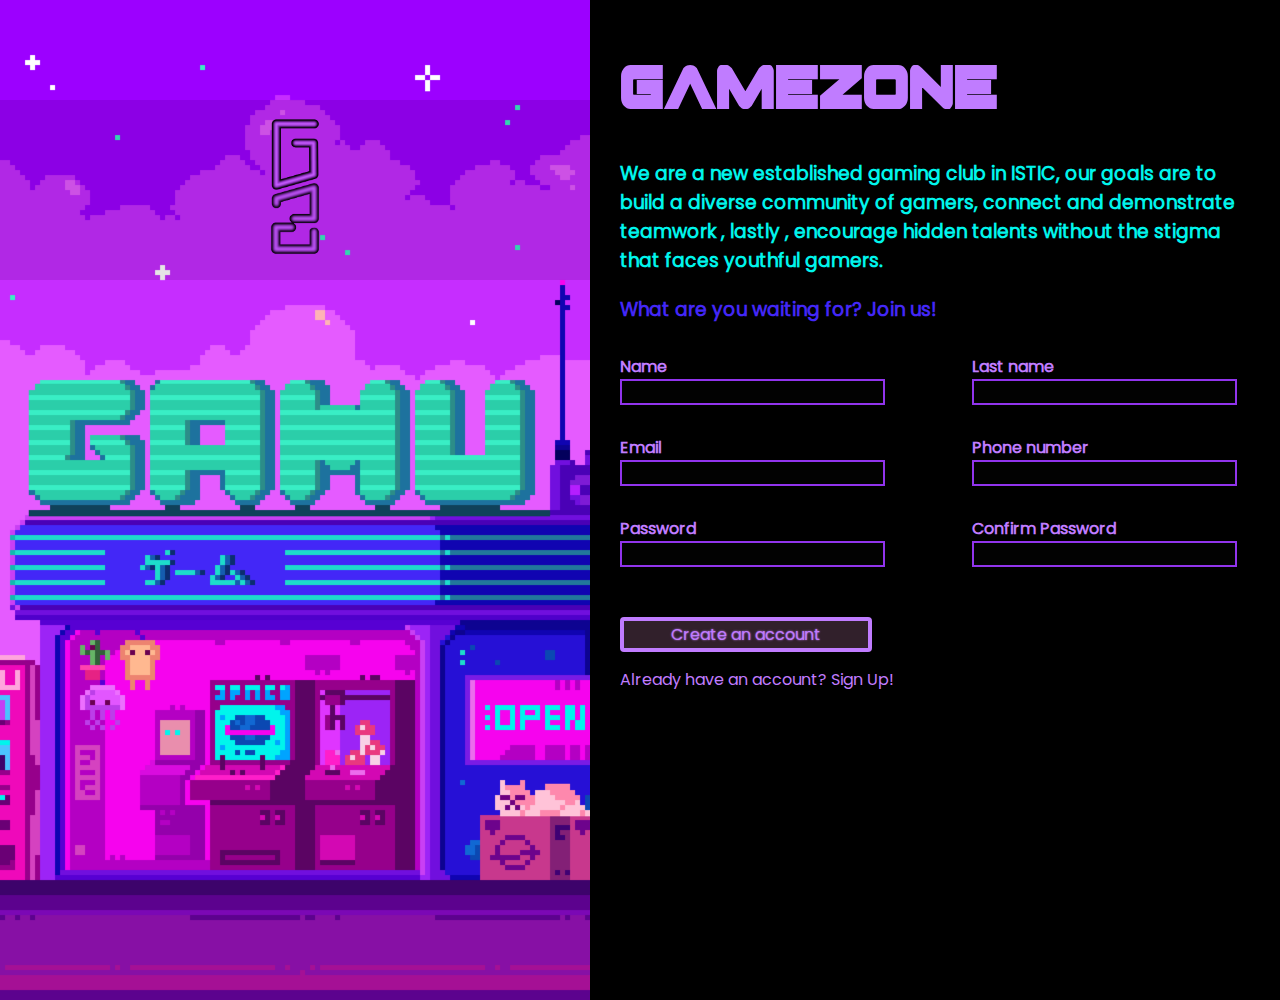
<file: index.html>
<!DOCTYPE html>
<html lang="en">
<head>
  <meta charset="UTF-8">
  <meta http-equiv="X-UA-Compatible" content="IE=edge">
  <meta name="viewport" content="width=device-width, initial-scale=1.0">
  <link rel="stylesheet" href="style.css">
  <title>Sign-Up form</title>
</head>
<body>
  <div class="flex-container">
    <div class="flex-item-left">
      <div class="logo">
        <div>
          <img src="logo/gamezone.png" id="logoimage" alt="game zone logo">
        </div>
      </div>
    </div>
    <div class="flex-item-right">
      <h1 class="title">GameZone</h1>
      <h3 class="definition">We are a new established gaming club in ISTIC, our goals are to build a diverse community of gamers, connect and demonstrate teamwork , lastly , encourage hidden talents without the stigma that faces youthful gamers.</h3>
      
      <form action="">
        <h3 class="invite">What are you waiting for? Join us!</h3>
        <div class="row">
          <div class="input">
            <label for="name">Name</label>
            <input type="text" name="name" id="name">
          </div>
          
          <div class="input">
            <label for="lname">Last name</label>
            <input type="text" name="lname" id="lname">
          </div>
        </div>
        
        <div class="row">
          <div class="input">
            <label for="email">Email</label>
            <input type="email" name="email" id="email">
          </div>

          <div class="input">
            <label for="number">Phone number</label>
            <input type="text">
          </div>
        </div>

        <div class="row">
          <div class="input">
            <label for="Password">Password</label>
            <input type="password" name="Password" id="Password">
          </div>

          <div class="input">
            <label for="Password">Confirm Password</label>
            <input type="password">
          </div>
        </div>
       
      </form>
      
      <div class="submit">
        <button class="btn" type="submit">Create an account</button>
        <p>Already have an account? <a href="#">Sign Up!</a></p>
      </div>
      
      
    </div>
  </div>
</body>
</html>
</file>
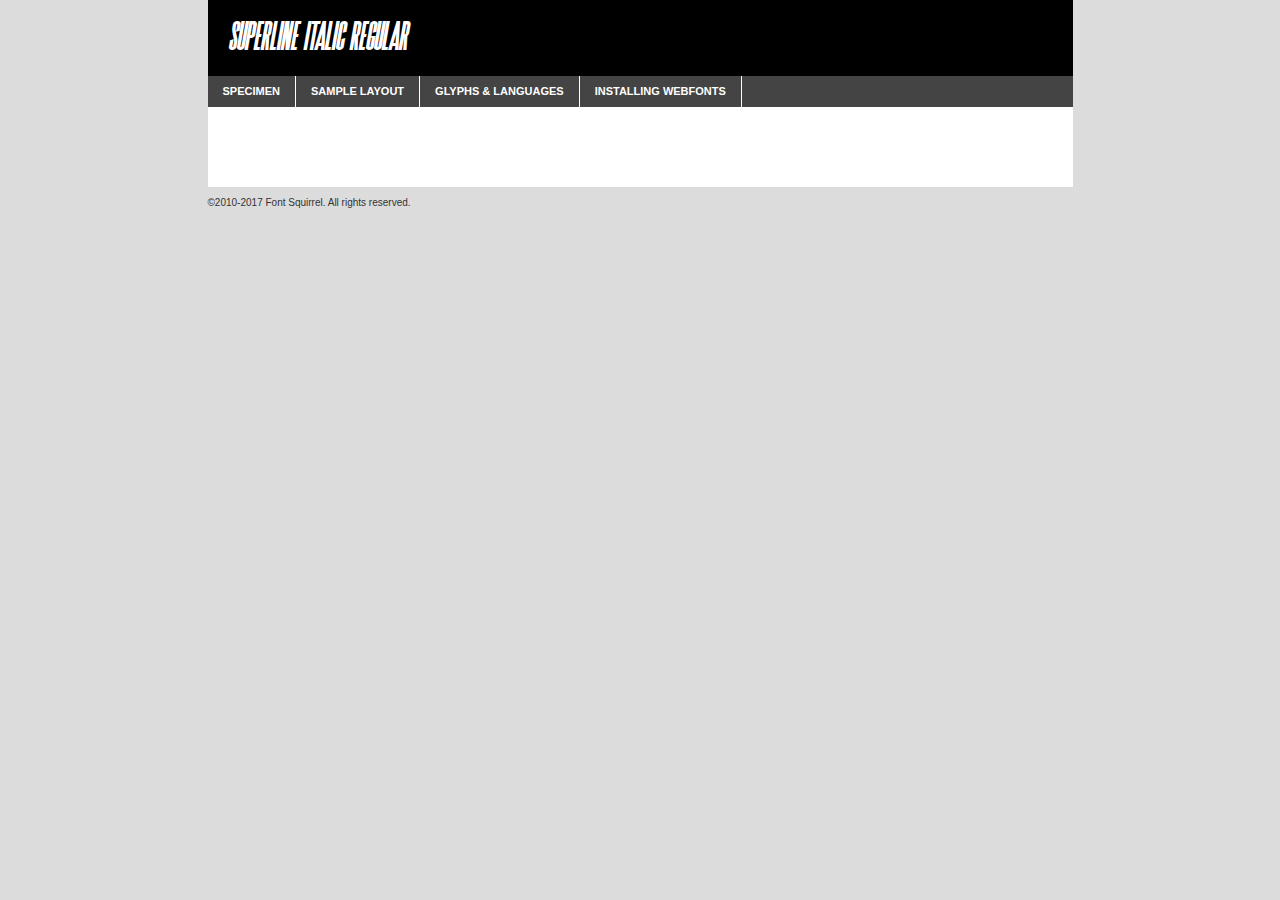
<file: font/SuperLine Font/WebFonts/superline-italic-demo.html>
<!DOCTYPE html PUBLIC "-//W3C//DTD XHTML 1.0 Transitional//EN"
	"http://www.w3.org/TR/xhtml1/DTD/xhtml1-transitional.dtd">

<html xmlns="http://www.w3.org/1999/xhtml" xml:lang="en" lang="en">
<head>
	<meta http-equiv="Content-Type" content="text/html; charset=utf-8" />
	<script src="http://ajax.googleapis.com/ajax/libs/jquery/1.7.2/jquery.min.js" type="text/javascript" charset="utf-8"></script>
	<script type="text/javascript">
	(function($){$.fn.easyTabs=function(option){var param=jQuery.extend({fadeSpeed:"fast",defaultContent:1,activeClass:'active'},option);$(this).each(function(){var thisId="#"+this.id;if(param.defaultContent==''){param.defaultContent=1;}
	if(typeof param.defaultContent=="number")
	{var defaultTab=$(thisId+" .tabs li:eq("+(param.defaultContent-1)+") a").attr('href').substr(1);}else{var defaultTab=param.defaultContent;}
	$(thisId+" .tabs li a").each(function(){var tabToHide=$(this).attr('href').substr(1);$("#"+tabToHide).addClass('easytabs-tab-content');});hideAll();changeContent(defaultTab);function hideAll(){$(thisId+" .easytabs-tab-content").hide();}
	function changeContent(tabId){hideAll();$(thisId+" .tabs li").removeClass(param.activeClass);$(thisId+" .tabs li a[href=#"+tabId+"]").closest('li').addClass(param.activeClass);if(param.fadeSpeed!="none")
	{$(thisId+" #"+tabId).fadeIn(param.fadeSpeed);}else{$(thisId+" #"+tabId).show();}}
	$(thisId+" .tabs li").click(function(){var tabId=$(this).find('a').attr('href').substr(1);changeContent(tabId);return false;});});}})(jQuery);
	</script>
	<link rel="stylesheet" href="specimen_files/specimen_stylesheet.css" type="text/css" charset="utf-8" />
	<link rel="stylesheet" href="stylesheet.css" type="text/css" charset="utf-8" />

	<style type="text/css">
					body{
				font-family: 'superlineitalic';
							}
		</style>

	<title>Superline Italic Regular Specimen</title>
	
	
	<script type="text/javascript" charset="utf-8">
		$(document).ready(function() {
			$('#container').easyTabs({defaultContent:1});
		});
	</script>
</head>

<body>
<div id="container">
	<div id="header">
		Superline Italic Regular	</div>
	<ul class="tabs">
		<li><a href="#specimen">Specimen</a></li>
		<li><a href="#layout">Sample Layout</a></li>
				<li><a href="#glyphs">Glyphs &amp; Languages</a></li>
		<li><a href="#installing">Installing Webfonts</a></li>
		
	</ul>
	
	<div id="main_content">

		
			<div id="specimen">
		
				<div class="section">
					<div class="grid12 firstcol">
						<div class="huge">AaBb</div>
					</div>
				</div>
		
				<div class="section">
					<div class="glyph_range">A&#x200B;B&#x200b;C&#x200b;D&#x200b;E&#x200b;F&#x200b;G&#x200b;H&#x200b;I&#x200b;J&#x200b;K&#x200b;L&#x200b;M&#x200b;N&#x200b;O&#x200b;P&#x200b;Q&#x200b;R&#x200b;S&#x200b;T&#x200b;U&#x200b;V&#x200b;W&#x200b;X&#x200b;Y&#x200b;Z&#x200b;a&#x200b;b&#x200b;c&#x200b;d&#x200b;e&#x200b;f&#x200b;g&#x200b;h&#x200b;i&#x200b;j&#x200b;k&#x200b;l&#x200b;m&#x200b;n&#x200b;o&#x200b;p&#x200b;q&#x200b;r&#x200b;s&#x200b;t&#x200b;u&#x200b;v&#x200b;w&#x200b;x&#x200b;y&#x200b;z&#x200b;1&#x200b;2&#x200b;3&#x200b;4&#x200b;5&#x200b;6&#x200b;7&#x200b;8&#x200b;9&#x200b;0&#x200b;&amp;&#x200b;.&#x200b;,&#x200b;?&#x200b;!&#x200b;&#64;&#x200b;(&#x200b;)&#x200b;#&#x200b;$&#x200b;%&#x200b;*&#x200b;+&#x200b;-&#x200b;=&#x200b;:&#x200b;;</div>
				</div>
				<div class="section">
					<div class="grid12 firstcol">
						<table class="sample_table">
							<tr><td>10</td><td class="size10">abcdefghijklmnopqrstuvwxyzABCDEFGHIJKLMNOPQRSTUVWXYZ0123456789abcdefghijklmnopqrstuvwxyzABCDEFGHIJKLMNOPQRSTUVWXYZ0123456789abcdefghijklmnopqrstuvwxyzABCDEFGHIJKLMNOPQRSTUVWXYZ</td></tr>
							<tr><td>11</td><td class="size11">abcdefghijklmnopqrstuvwxyzABCDEFGHIJKLMNOPQRSTUVWXYZ0123456789abcdefghijklmnopqrstuvwxyzABCDEFGHIJKLMNOPQRSTUVWXYZ0123456789abcdefghijklmnopqrstuvwxyzABCDEFGHIJKLMNOPQRSTUVWXYZ</td></tr>
							<tr><td>12</td><td class="size12">abcdefghijklmnopqrstuvwxyzABCDEFGHIJKLMNOPQRSTUVWXYZ0123456789abcdefghijklmnopqrstuvwxyzABCDEFGHIJKLMNOPQRSTUVWXYZ0123456789abcdefghijklmnopqrstuvwxyzABCDEFGHIJKLMNOPQRSTUVWXYZ</td></tr>
							<tr><td>13</td><td class="size13">abcdefghijklmnopqrstuvwxyzABCDEFGHIJKLMNOPQRSTUVWXYZ0123456789abcdefghijklmnopqrstuvwxyzABCDEFGHIJKLMNOPQRSTUVWXYZ0123456789abcdefghijklmnopqrstuvwxyzABCDEFGHIJKLMNOPQRSTUVWXYZ</td></tr>
							<tr><td>14</td><td class="size14">abcdefghijklmnopqrstuvwxyzABCDEFGHIJKLMNOPQRSTUVWXYZ0123456789abcdefghijklmnopqrstuvwxyzABCDEFGHIJKLMNOPQRSTUVWXYZ0123456789abcdefghijklmnopqrstuvwxyzABCDEFGHIJKLMNOPQRSTUVWXYZ</td></tr>
							<tr><td>16</td><td class="size16">abcdefghijklmnopqrstuvwxyzABCDEFGHIJKLMNOPQRSTUVWXYZ0123456789abcdefghijklmnopqrstuvwxyzABCDEFGHIJKLMNOPQRSTUVWXYZ</td></tr>
							<tr><td>18</td><td class="size18">abcdefghijklmnopqrstuvwxyzABCDEFGHIJKLMNOPQRSTUVWXYZ0123456789abcdefghijklmnopqrstuvwxyzABCDEFGHIJKLMNOPQRSTUVWXYZ</td></tr>
							<tr><td>20</td><td class="size20">abcdefghijklmnopqrstuvwxyzABCDEFGHIJKLMNOPQRSTUVWXYZ0123456789abcdefghijklmnopqrstuvwxyzABCDEFGHIJKLMNOPQRSTUVWXYZ</td></tr>
							<tr><td>24</td><td class="size24">abcdefghijklmnopqrstuvwxyzABCDEFGHIJKLMNOPQRSTUVWXYZ0123456789abcdefghijklmnopqrstuvwxyzABCDEFGHIJKLMNOPQRSTUVWXYZ</td></tr>
							<tr><td>30</td><td class="size30">abcdefghijklmnopqrstuvwxyzABCDEFGHIJKLMNOPQRSTUVWXYZ0123456789abcdefghijklmnopqrstuvwxyzABCDEFGHIJKLMNOPQRSTUVWXYZ</td></tr>
							<tr><td>36</td><td class="size36">abcdefghijklmnopqrstuvwxyzABCDEFGHIJKLMNOPQRSTUVWXYZ0123456789abcdefghijklmnopqrstuvwxyzABCDEFGHIJKLMNOPQRSTUVWXYZ</td></tr>
							<tr><td>48</td><td class="size48">abcdefghijklmnopqrstuvwxyzABCDEFGHIJKLMNOPQRSTUVWXYZ0123456789abcdefghijklmnopqrstuvwxyzABCDEFGHIJKLMNOPQRSTUVWXYZ</td></tr>
							<tr><td>60</td><td class="size60">abcdefghijklmnopqrstuvwxyzABCDEFGHIJKLMNOPQRSTUVWXYZ0123456789abcdefghijklmnopqrstuvwxyzABCDEFGHIJKLMNOPQRSTUVWXYZ</td></tr>
							<tr><td>72</td><td class="size72">abcdefghijklmnopqrstuvwxyzABCDEFGHIJKLMNOPQRSTUVWXYZ0123456789abcdefghijklmnopqrstuvwxyzABCDEFGHIJKLMNOPQRSTUVWXYZ</td></tr>
							<tr><td>90</td><td class="size90">abcdefghijklmnopqrstuvwxyzABCDEFGHIJKLMNOPQRSTUVWXYZ0123456789abcdefghijklmnopqrstuvwxyzABCDEFGHIJKLMNOPQRSTUVWXYZ</td></tr>
						</table>
				
					</div>
			
				</div>
		
		
		
								<div class="section" id="bodycomparison">


										<div id="xheight">
				<div class="fontbody">&#x25FC;&#x25FC;&#x25FC;&#x25FC;&#x25FC;&#x25FC;&#x25FC;&#x25FC;&#x25FC;&#x25FC;&#x25FC;&#x25FC;&#x25FC;&#x25FC;&#x25FC;&#x25FC;&#x25FC;&#x25FC;&#x25FC;&#x25FC;&#x25FC;&#x25FC;&#x25FC;&#x25FC;&#x25FC;&#x25FC;&#x25FC;&#x25FC;&#x25FC;&#x25FC;&#x25FC;&#x25FC;&#x25FC;&#x25FC;&#x25FC;&#x25FC;&#x25FC;&#x25FC;&#x25FC;&#x25FC;&#x25FC;&#x25FC;&#x25FC;&#x25FC;&#x25FC;&#x25FC;&#x25FC;&#x25FC;&#x25FC;&#x25FC;&#x25FC;&#x25FC;&#x25FC;&#x25FC;&#x25FC;&#x25FC;&#x25FC;&#x25FC;&#x25FC;&#x25FC;&#x25FC;&#x25FC;&#x25FC;&#x25FC;&#x25FC;&#x25FC;&#x25FC;&#x25FC;&#x25FC;&#x25FC;&#x25FC;&#x25FC;&#x25FC;&#x25FC;&#x25FC;&#x25FC;&#x25FC;&#x25FC;&#x25FC;&#x25FC;&#x25FC;&#x25FC;&#x25FC;&#x25FC;&#x25FC;&#x25FC;&#x25FC;&#x25FC;&#x25FC;&#x25FC;&#x25FC;&#x25FC;&#x25FC;&#x25FC;&#x25FC;&#x25FC;&#x25FC;&#x25FC;&#x25FC;body</div><div class="arialbody">body</div><div class="verdanabody">body</div><div class="georgiabody">body</div></div>
										<div class="fontbody" style="z-index:1">
											body<span>Superline Italic Regular</span>
										</div>
										<div class="arialbody" style="z-index:1">
											body<span>Arial</span>
										</div>
										<div class="verdanabody" style="z-index:1">
											body<span>Verdana</span>
										</div>
										<div class="georgiabody" style="z-index:1">
											body<span>Georgia</span>
										</div>



								</div>
		
		
				<div class="section psample psample_row1" id="">
					
					<div class="grid2 firstcol">
						<p class="size10"><span>10.</span>Aenean lacinia bibendum nulla sed consectetur. Fusce dapibus, tellus ac cursus commodo, tortor mauris condimentum nibh, ut fermentum massa justo sit amet risus. Nullam id dolor id nibh ultricies vehicula ut id elit. Cum sociis natoque penatibus et magnis dis parturient montes, nascetur ridiculus mus. Nulla vitae elit libero, a pharetra augue.</p>
			
					</div>
					<div class="grid3">
						<p class="size11"><span>11.</span>Aenean lacinia bibendum nulla sed consectetur. Fusce dapibus, tellus ac cursus commodo, tortor mauris condimentum nibh, ut fermentum massa justo sit amet risus. Nullam id dolor id nibh ultricies vehicula ut id elit. Cum sociis natoque penatibus et magnis dis parturient montes, nascetur ridiculus mus. Nulla vitae elit libero, a pharetra augue.</p>
			
					</div>
					<div class="grid3">
						<p class="size12"><span>12.</span>Aenean lacinia bibendum nulla sed consectetur. Fusce dapibus, tellus ac cursus commodo, tortor mauris condimentum nibh, ut fermentum massa justo sit amet risus. Nullam id dolor id nibh ultricies vehicula ut id elit. Cum sociis natoque penatibus et magnis dis parturient montes, nascetur ridiculus mus. Nulla vitae elit libero, a pharetra augue.</p>
			
					</div>
					<div class="grid4">
						<p class="size13"><span>13.</span>Aenean lacinia bibendum nulla sed consectetur. Fusce dapibus, tellus ac cursus commodo, tortor mauris condimentum nibh, ut fermentum massa justo sit amet risus. Nullam id dolor id nibh ultricies vehicula ut id elit. Cum sociis natoque penatibus et magnis dis parturient montes, nascetur ridiculus mus. Nulla vitae elit libero, a pharetra augue.</p>
			
					</div>
					<div class="white_blend"></div>
					
				</div>
				<div class="section psample psample_row2" id="">
					<div class="grid3 firstcol">
						<p class="size14"><span>14.</span>Aenean lacinia bibendum nulla sed consectetur. Fusce dapibus, tellus ac cursus commodo, tortor mauris condimentum nibh, ut fermentum massa justo sit amet risus. Nullam id dolor id nibh ultricies vehicula ut id elit. Cum sociis natoque penatibus et magnis dis parturient montes, nascetur ridiculus mus. Nulla vitae elit libero, a pharetra augue.</p>
			
					</div>
					<div class="grid4">
						<p class="size16"><span>16.</span>Aenean lacinia bibendum nulla sed consectetur. Fusce dapibus, tellus ac cursus commodo, tortor mauris condimentum nibh, ut fermentum massa justo sit amet risus. Nullam id dolor id nibh ultricies vehicula ut id elit. Cum sociis natoque penatibus et magnis dis parturient montes, nascetur ridiculus mus. Nulla vitae elit libero, a pharetra augue.</p>
			
					</div>
					<div class="grid5">
						<p class="size18"><span>18.</span>Aenean lacinia bibendum nulla sed consectetur. Fusce dapibus, tellus ac cursus commodo, tortor mauris condimentum nibh, ut fermentum massa justo sit amet risus. Nullam id dolor id nibh ultricies vehicula ut id elit. Cum sociis natoque penatibus et magnis dis parturient montes, nascetur ridiculus mus. Nulla vitae elit libero, a pharetra augue.</p>
			
					</div>

					<div class="white_blend"></div>

				</div>
				
				<div class="section psample psample_row3" id="">
					<div class="grid5 firstcol">
						<p class="size20"><span>20.</span>Aenean lacinia bibendum nulla sed consectetur. Fusce dapibus, tellus ac cursus commodo, tortor mauris condimentum nibh, ut fermentum massa justo sit amet risus. Nullam id dolor id nibh ultricies vehicula ut id elit. Cum sociis natoque penatibus et magnis dis parturient montes, nascetur ridiculus mus. Nulla vitae elit libero, a pharetra augue.</p>
					</div>
					<div class="grid7">
						<p class="size24"><span>24.</span>Aenean lacinia bibendum nulla sed consectetur. Fusce dapibus, tellus ac cursus commodo, tortor mauris condimentum nibh, ut fermentum massa justo sit amet risus. Nullam id dolor id nibh ultricies vehicula ut id elit. Cum sociis natoque penatibus et magnis dis parturient montes, nascetur ridiculus mus. Nulla vitae elit libero, a pharetra augue.</p>
					</div>
					
					<div class="white_blend"></div>
					
				</div>
				
				<div class="section psample psample_row4" id="">
					<div class="grid12 firstcol">
						<p class="size30"><span>30.</span>Aenean lacinia bibendum nulla sed consectetur. Fusce dapibus, tellus ac cursus commodo, tortor mauris condimentum nibh, ut fermentum massa justo sit amet risus. Nullam id dolor id nibh ultricies vehicula ut id elit. Cum sociis natoque penatibus et magnis dis parturient montes, nascetur ridiculus mus. Nulla vitae elit libero, a pharetra augue.</p>
					</div>
					<div class="white_blend"></div>
					
				</div>
				
				
				
				<div class="section psample psample_row1 fullreverse">
					<div class="grid2 firstcol">
						<p class="size10"><span>10.</span>Aenean lacinia bibendum nulla sed consectetur. Fusce dapibus, tellus ac cursus commodo, tortor mauris condimentum nibh, ut fermentum massa justo sit amet risus. Nullam id dolor id nibh ultricies vehicula ut id elit. Cum sociis natoque penatibus et magnis dis parturient montes, nascetur ridiculus mus. Nulla vitae elit libero, a pharetra augue.</p>
			
					</div>
					<div class="grid3">
						<p class="size11"><span>11.</span>Aenean lacinia bibendum nulla sed consectetur. Fusce dapibus, tellus ac cursus commodo, tortor mauris condimentum nibh, ut fermentum massa justo sit amet risus. Nullam id dolor id nibh ultricies vehicula ut id elit. Cum sociis natoque penatibus et magnis dis parturient montes, nascetur ridiculus mus. Nulla vitae elit libero, a pharetra augue.</p>
			
					</div>
					<div class="grid3">
						<p class="size12"><span>12.</span>Aenean lacinia bibendum nulla sed consectetur. Fusce dapibus, tellus ac cursus commodo, tortor mauris condimentum nibh, ut fermentum massa justo sit amet risus. Nullam id dolor id nibh ultricies vehicula ut id elit. Cum sociis natoque penatibus et magnis dis parturient montes, nascetur ridiculus mus. Nulla vitae elit libero, a pharetra augue.</p>
			
					</div>
					<div class="grid4">
						<p class="size13"><span>13.</span>Aenean lacinia bibendum nulla sed consectetur. Fusce dapibus, tellus ac cursus commodo, tortor mauris condimentum nibh, ut fermentum massa justo sit amet risus. Nullam id dolor id nibh ultricies vehicula ut id elit. Cum sociis natoque penatibus et magnis dis parturient montes, nascetur ridiculus mus. Nulla vitae elit libero, a pharetra augue.</p>
			
					</div>
					<div class="black_blend"></div>
					
				</div>
				
				<div class="section psample psample_row2 fullreverse">
					<div class="grid3 firstcol">
						<p class="size14"><span>14.</span>Aenean lacinia bibendum nulla sed consectetur. Fusce dapibus, tellus ac cursus commodo, tortor mauris condimentum nibh, ut fermentum massa justo sit amet risus. Nullam id dolor id nibh ultricies vehicula ut id elit. Cum sociis natoque penatibus et magnis dis parturient montes, nascetur ridiculus mus. Nulla vitae elit libero, a pharetra augue.</p>
			
					</div>
					<div class="grid4">
						<p class="size16"><span>16.</span>Aenean lacinia bibendum nulla sed consectetur. Fusce dapibus, tellus ac cursus commodo, tortor mauris condimentum nibh, ut fermentum massa justo sit amet risus. Nullam id dolor id nibh ultricies vehicula ut id elit. Cum sociis natoque penatibus et magnis dis parturient montes, nascetur ridiculus mus. Nulla vitae elit libero, a pharetra augue.</p>
			
					</div>
					<div class="grid5">
						<p class="size18"><span>18.</span>Aenean lacinia bibendum nulla sed consectetur. Fusce dapibus, tellus ac cursus commodo, tortor mauris condimentum nibh, ut fermentum massa justo sit amet risus. Nullam id dolor id nibh ultricies vehicula ut id elit. Cum sociis natoque penatibus et magnis dis parturient montes, nascetur ridiculus mus. Nulla vitae elit libero, a pharetra augue.</p>
			
					</div>
					<div class="black_blend"></div>

				</div>
				
				<div class="section psample fullreverse psample_row3" id="">
					<div class="grid5 firstcol">
						<p class="size20"><span>20.</span>Aenean lacinia bibendum nulla sed consectetur. Fusce dapibus, tellus ac cursus commodo, tortor mauris condimentum nibh, ut fermentum massa justo sit amet risus. Nullam id dolor id nibh ultricies vehicula ut id elit. Cum sociis natoque penatibus et magnis dis parturient montes, nascetur ridiculus mus. Nulla vitae elit libero, a pharetra augue.</p>
					</div>
					<div class="grid7">
						<p class="size24"><span>24.</span>Aenean lacinia bibendum nulla sed consectetur. Fusce dapibus, tellus ac cursus commodo, tortor mauris condimentum nibh, ut fermentum massa justo sit amet risus. Nullam id dolor id nibh ultricies vehicula ut id elit. Cum sociis natoque penatibus et magnis dis parturient montes, nascetur ridiculus mus. Nulla vitae elit libero, a pharetra augue.</p>
					</div>
					
					<div class="black_blend"></div>
					
				</div>
				
				<div class="section psample fullreverse psample_row4" id="" style="border-bottom: 20px #000 solid;">
					<div class="grid12 firstcol">
						<p class="size30"><span>30.</span>Aenean lacinia bibendum nulla sed consectetur. Fusce dapibus, tellus ac cursus commodo, tortor mauris condimentum nibh, ut fermentum massa justo sit amet risus. Nullam id dolor id nibh ultricies vehicula ut id elit. Cum sociis natoque penatibus et magnis dis parturient montes, nascetur ridiculus mus. Nulla vitae elit libero, a pharetra augue.</p>
					</div>
					<div class="black_blend"></div>
					
				</div>
				
				
				
				
			</div>
			
			<div id="layout">
				
				<div class="section">
					
					<div class="grid12 firstcol">
						<h1>Lorem Ipsum Dolor</h1>
						<h2>Etiam porta sem malesuada magna mollis euismod</h2>
						
						<p class="byline">By <a href="#link">Aenean Lacinia</a></p>
					</div>
				</div>
				<div class="section">
					<div class="grid8 firstcol">
						<p class="large">Donec sed odio dui. Morbi leo risus, porta ac consectetur ac, vestibulum at eros. Fusce dapibus, tellus ac cursus commodo, tortor mauris condimentum nibh, ut fermentum massa justo sit amet risus. </p>

						
						<h3>Pellentesque ornare sem</h3>

						<p>Maecenas sed diam eget risus varius blandit sit amet non magna. Maecenas faucibus mollis interdum. Donec ullamcorper nulla non metus auctor fringilla. Nullam id dolor id nibh ultricies vehicula ut id elit. Nullam id dolor id nibh ultricies vehicula ut id elit. </p>

						<p>Aenean eu leo quam. Pellentesque ornare sem lacinia quam venenatis vestibulum. Lorem ipsum dolor sit amet, consectetur adipiscing elit. Cum sociis natoque penatibus et magnis dis parturient montes, nascetur ridiculus mus. </p>

						<p>Nulla vitae elit libero, a pharetra augue. Praesent commodo cursus magna, vel scelerisque nisl consectetur et. Aenean lacinia bibendum nulla sed consectetur. </p>

						<p>Nullam quis risus eget urna mollis ornare vel eu leo. Nullam quis risus eget urna mollis ornare vel eu leo. Maecenas sed diam eget risus varius blandit sit amet non magna. Donec ullamcorper nulla non metus auctor fringilla. </p>

						<h3>Cras mattis consectetur</h3>

						<p>Aenean eu leo quam. Pellentesque ornare sem lacinia quam venenatis vestibulum. Aenean lacinia bibendum nulla sed consectetur. Integer posuere erat a ante venenatis dapibus posuere velit aliquet. Cras mattis consectetur purus sit amet fermentum. </p>

						<p>Nullam id dolor id nibh ultricies vehicula ut id elit. Nullam quis risus eget urna mollis ornare vel eu leo. Cras mattis consectetur purus sit amet fermentum.</p>
					</div>
					
					<div class="grid4 sidebar">
						
						<div class="box reverse">
							<p class="last">Nullam quis risus eget urna mollis ornare vel eu leo. Donec ullamcorper nulla non metus auctor fringilla. Cras mattis consectetur purus sit amet fermentum. Sed posuere consectetur est at lobortis. Lorem ipsum dolor sit amet, consectetur adipiscing elit. </p>
						</div>
						
						<p class="caption">Maecenas sed diam eget risus varius.</p>

						<p>Vestibulum id ligula porta felis euismod semper. Integer posuere erat a ante venenatis dapibus posuere velit aliquet. Vestibulum id ligula porta felis euismod semper. Sed posuere consectetur est at lobortis. Maecenas sed diam eget risus varius blandit sit amet non magna. Fusce dapibus, tellus ac cursus commodo, tortor mauris condimentum nibh, ut fermentum massa justo sit amet risus. </p>

					

						<p>Duis mollis, est non commodo luctus, nisi erat porttitor ligula, eget lacinia odio sem nec elit. Aenean lacinia bibendum nulla sed consectetur. Vivamus sagittis lacus vel augue laoreet rutrum faucibus dolor auctor. Aenean lacinia bibendum nulla sed consectetur. Nullam quis risus eget urna mollis ornare vel eu leo. </p>

						<p>Praesent commodo cursus magna, vel scelerisque nisl consectetur et. Donec ullamcorper nulla non metus auctor fringilla. Maecenas faucibus mollis interdum. Fusce dapibus, tellus ac cursus commodo, tortor mauris condimentum nibh, ut fermentum massa justo sit amet risus. </p>

					</div>
				</div>
				
			</div>


			



		<div id="glyphs">
			<div class="section">
				<div class="grid12 firstcol">
			
				<h1>Language Support</h1>
				<p>The subset of Superline Italic Regular in this kit supports the following languages:<br />
			
					Albanian, Basque, Breton, Chamorro, Danish, Dutch, English, Faroese, Finnish, French, Frisian, Galician, German, Icelandic, Italian, Malagasy, Norwegian, Portuguese, Spanish, Alsatian, Aragonese, Arapaho, Arrernte, Asturian, Aymara, Bislama, Cebuano, Corsican, Fijian, French_creole, Genoese, Gilbertese, Greenlandic, Haitian_creole, Hiligaynon, Hmong, Hopi, Ibanag, Iloko_ilokano, Indonesian, Interglossa_glosa, Interlingua, Irish_gaelic, Jerriais, Lojban, Lombard, Luxembourgeois, Manx, Mohawk, Norfolk_pitcairnese, Occitan, Oromo, Pangasinan, Papiamento, Piedmontese, Potawatomi, Rhaeto-romance, Romansh, Rotokas, Sami_lule, Samoan, Sardinian, Scots_gaelic, Seychelles_creole, Shona, Sicilian, Somali, Southern_ndebele, Swahili, Swati_swazi, Tagalog_filipino_pilipino, Tetum, Tok_pisin, Uyghur_latinized, Volapuk, Walloon, Warlpiri, Xhosa, Yapese, Zulu, Latinbasic, Ubasic, Demo				</p>
				<h1>Glyph Chart</h1>
				<p>The subset of Superline Italic Regular in this kit includes all the glyphs listed below. Unicode entities are included above each glyph to help you insert individual characters into your layout.</p>
				<div id="glyph_chart">
			
																				 <div><p>&amp;#32;</p>&#32;</div>
																				 <div><p>&amp;#33;</p>&#33;</div>
																				 <div><p>&amp;#34;</p>&#34;</div>
																				 <div><p>&amp;#35;</p>&#35;</div>
																				 <div><p>&amp;#36;</p>&#36;</div>
																				 <div><p>&amp;#37;</p>&#37;</div>
																				 <div><p>&amp;#38;</p>&#38;</div>
																				 <div><p>&amp;#39;</p>&#39;</div>
																				 <div><p>&amp;#40;</p>&#40;</div>
																				 <div><p>&amp;#41;</p>&#41;</div>
																				 <div><p>&amp;#42;</p>&#42;</div>
																				 <div><p>&amp;#43;</p>&#43;</div>
																				 <div><p>&amp;#44;</p>&#44;</div>
																				 <div><p>&amp;#45;</p>&#45;</div>
																				 <div><p>&amp;#46;</p>&#46;</div>
																				 <div><p>&amp;#47;</p>&#47;</div>
																				 <div><p>&amp;#48;</p>&#48;</div>
																				 <div><p>&amp;#49;</p>&#49;</div>
																				 <div><p>&amp;#50;</p>&#50;</div>
																				 <div><p>&amp;#51;</p>&#51;</div>
																				 <div><p>&amp;#52;</p>&#52;</div>
																				 <div><p>&amp;#53;</p>&#53;</div>
																				 <div><p>&amp;#54;</p>&#54;</div>
																				 <div><p>&amp;#55;</p>&#55;</div>
																				 <div><p>&amp;#56;</p>&#56;</div>
																				 <div><p>&amp;#57;</p>&#57;</div>
																				 <div><p>&amp;#58;</p>&#58;</div>
																				 <div><p>&amp;#59;</p>&#59;</div>
																				 <div><p>&amp;#60;</p>&#60;</div>
																				 <div><p>&amp;#61;</p>&#61;</div>
																				 <div><p>&amp;#62;</p>&#62;</div>
																				 <div><p>&amp;#63;</p>&#63;</div>
																				 <div><p>&amp;#64;</p>&#64;</div>
																				 <div><p>&amp;#65;</p>&#65;</div>
																				 <div><p>&amp;#66;</p>&#66;</div>
																				 <div><p>&amp;#67;</p>&#67;</div>
																				 <div><p>&amp;#68;</p>&#68;</div>
																				 <div><p>&amp;#69;</p>&#69;</div>
																				 <div><p>&amp;#70;</p>&#70;</div>
																				 <div><p>&amp;#71;</p>&#71;</div>
																				 <div><p>&amp;#72;</p>&#72;</div>
																				 <div><p>&amp;#73;</p>&#73;</div>
																				 <div><p>&amp;#74;</p>&#74;</div>
																				 <div><p>&amp;#75;</p>&#75;</div>
																				 <div><p>&amp;#76;</p>&#76;</div>
																				 <div><p>&amp;#77;</p>&#77;</div>
																				 <div><p>&amp;#78;</p>&#78;</div>
																				 <div><p>&amp;#79;</p>&#79;</div>
																				 <div><p>&amp;#80;</p>&#80;</div>
																				 <div><p>&amp;#81;</p>&#81;</div>
																				 <div><p>&amp;#82;</p>&#82;</div>
																				 <div><p>&amp;#83;</p>&#83;</div>
																				 <div><p>&amp;#84;</p>&#84;</div>
																				 <div><p>&amp;#85;</p>&#85;</div>
																				 <div><p>&amp;#86;</p>&#86;</div>
																				 <div><p>&amp;#87;</p>&#87;</div>
																				 <div><p>&amp;#88;</p>&#88;</div>
																				 <div><p>&amp;#89;</p>&#89;</div>
																				 <div><p>&amp;#90;</p>&#90;</div>
																				 <div><p>&amp;#91;</p>&#91;</div>
																				 <div><p>&amp;#92;</p>&#92;</div>
																				 <div><p>&amp;#93;</p>&#93;</div>
																				 <div><p>&amp;#94;</p>&#94;</div>
																				 <div><p>&amp;#95;</p>&#95;</div>
																				 <div><p>&amp;#96;</p>&#96;</div>
																				 <div><p>&amp;#97;</p>&#97;</div>
																				 <div><p>&amp;#98;</p>&#98;</div>
																				 <div><p>&amp;#99;</p>&#99;</div>
																				 <div><p>&amp;#100;</p>&#100;</div>
																				 <div><p>&amp;#101;</p>&#101;</div>
																				 <div><p>&amp;#102;</p>&#102;</div>
																				 <div><p>&amp;#103;</p>&#103;</div>
																				 <div><p>&amp;#104;</p>&#104;</div>
																				 <div><p>&amp;#105;</p>&#105;</div>
																				 <div><p>&amp;#106;</p>&#106;</div>
																				 <div><p>&amp;#107;</p>&#107;</div>
																				 <div><p>&amp;#108;</p>&#108;</div>
																				 <div><p>&amp;#109;</p>&#109;</div>
																				 <div><p>&amp;#110;</p>&#110;</div>
																				 <div><p>&amp;#111;</p>&#111;</div>
																				 <div><p>&amp;#112;</p>&#112;</div>
																				 <div><p>&amp;#113;</p>&#113;</div>
																				 <div><p>&amp;#114;</p>&#114;</div>
																				 <div><p>&amp;#115;</p>&#115;</div>
																				 <div><p>&amp;#116;</p>&#116;</div>
																				 <div><p>&amp;#117;</p>&#117;</div>
																				 <div><p>&amp;#118;</p>&#118;</div>
																				 <div><p>&amp;#119;</p>&#119;</div>
																				 <div><p>&amp;#120;</p>&#120;</div>
																				 <div><p>&amp;#121;</p>&#121;</div>
																				 <div><p>&amp;#122;</p>&#122;</div>
																				 <div><p>&amp;#123;</p>&#123;</div>
																				 <div><p>&amp;#124;</p>&#124;</div>
																				 <div><p>&amp;#125;</p>&#125;</div>
																				 <div><p>&amp;#126;</p>&#126;</div>
																				 <div><p>&amp;#160;</p>&#160;</div>
																				 <div><p>&amp;#161;</p>&#161;</div>
																				 <div><p>&amp;#162;</p>&#162;</div>
																				 <div><p>&amp;#163;</p>&#163;</div>
																				 <div><p>&amp;#164;</p>&#164;</div>
																				 <div><p>&amp;#165;</p>&#165;</div>
																				 <div><p>&amp;#166;</p>&#166;</div>
																				 <div><p>&amp;#167;</p>&#167;</div>
																				 <div><p>&amp;#168;</p>&#168;</div>
																				 <div><p>&amp;#169;</p>&#169;</div>
																				 <div><p>&amp;#171;</p>&#171;</div>
																				 <div><p>&amp;#172;</p>&#172;</div>
																				 <div><p>&amp;#173;</p>&#173;</div>
																				 <div><p>&amp;#174;</p>&#174;</div>
																				 <div><p>&amp;#175;</p>&#175;</div>
																				 <div><p>&amp;#176;</p>&#176;</div>
																				 <div><p>&amp;#177;</p>&#177;</div>
																				 <div><p>&amp;#180;</p>&#180;</div>
																				 <div><p>&amp;#182;</p>&#182;</div>
																				 <div><p>&amp;#183;</p>&#183;</div>
																				 <div><p>&amp;#184;</p>&#184;</div>
																				 <div><p>&amp;#187;</p>&#187;</div>
																				 <div><p>&amp;#191;</p>&#191;</div>
																				 <div><p>&amp;#192;</p>&#192;</div>
																				 <div><p>&amp;#193;</p>&#193;</div>
																				 <div><p>&amp;#194;</p>&#194;</div>
																				 <div><p>&amp;#195;</p>&#195;</div>
																				 <div><p>&amp;#196;</p>&#196;</div>
																				 <div><p>&amp;#197;</p>&#197;</div>
																				 <div><p>&amp;#198;</p>&#198;</div>
																				 <div><p>&amp;#199;</p>&#199;</div>
																				 <div><p>&amp;#200;</p>&#200;</div>
																				 <div><p>&amp;#201;</p>&#201;</div>
																				 <div><p>&amp;#202;</p>&#202;</div>
																				 <div><p>&amp;#203;</p>&#203;</div>
																				 <div><p>&amp;#204;</p>&#204;</div>
																				 <div><p>&amp;#205;</p>&#205;</div>
																				 <div><p>&amp;#206;</p>&#206;</div>
																				 <div><p>&amp;#207;</p>&#207;</div>
																				 <div><p>&amp;#208;</p>&#208;</div>
																				 <div><p>&amp;#209;</p>&#209;</div>
																				 <div><p>&amp;#210;</p>&#210;</div>
																				 <div><p>&amp;#211;</p>&#211;</div>
																				 <div><p>&amp;#212;</p>&#212;</div>
																				 <div><p>&amp;#213;</p>&#213;</div>
																				 <div><p>&amp;#214;</p>&#214;</div>
																				 <div><p>&amp;#215;</p>&#215;</div>
																				 <div><p>&amp;#216;</p>&#216;</div>
																				 <div><p>&amp;#217;</p>&#217;</div>
																				 <div><p>&amp;#218;</p>&#218;</div>
																				 <div><p>&amp;#219;</p>&#219;</div>
																				 <div><p>&amp;#220;</p>&#220;</div>
																				 <div><p>&amp;#221;</p>&#221;</div>
																				 <div><p>&amp;#222;</p>&#222;</div>
																				 <div><p>&amp;#223;</p>&#223;</div>
																				 <div><p>&amp;#224;</p>&#224;</div>
																				 <div><p>&amp;#225;</p>&#225;</div>
																				 <div><p>&amp;#226;</p>&#226;</div>
																				 <div><p>&amp;#227;</p>&#227;</div>
																				 <div><p>&amp;#228;</p>&#228;</div>
																				 <div><p>&amp;#229;</p>&#229;</div>
																				 <div><p>&amp;#230;</p>&#230;</div>
																				 <div><p>&amp;#231;</p>&#231;</div>
																				 <div><p>&amp;#232;</p>&#232;</div>
																				 <div><p>&amp;#233;</p>&#233;</div>
																				 <div><p>&amp;#234;</p>&#234;</div>
																				 <div><p>&amp;#235;</p>&#235;</div>
																				 <div><p>&amp;#236;</p>&#236;</div>
																				 <div><p>&amp;#237;</p>&#237;</div>
																				 <div><p>&amp;#238;</p>&#238;</div>
																				 <div><p>&amp;#239;</p>&#239;</div>
																				 <div><p>&amp;#240;</p>&#240;</div>
																				 <div><p>&amp;#241;</p>&#241;</div>
																				 <div><p>&amp;#242;</p>&#242;</div>
																				 <div><p>&amp;#243;</p>&#243;</div>
																				 <div><p>&amp;#244;</p>&#244;</div>
																				 <div><p>&amp;#245;</p>&#245;</div>
																				 <div><p>&amp;#246;</p>&#246;</div>
																				 <div><p>&amp;#247;</p>&#247;</div>
																				 <div><p>&amp;#248;</p>&#248;</div>
																				 <div><p>&amp;#249;</p>&#249;</div>
																				 <div><p>&amp;#250;</p>&#250;</div>
																				 <div><p>&amp;#251;</p>&#251;</div>
																				 <div><p>&amp;#252;</p>&#252;</div>
																				 <div><p>&amp;#253;</p>&#253;</div>
																				 <div><p>&amp;#254;</p>&#254;</div>
																				 <div><p>&amp;#255;</p>&#255;</div>
																				 <div><p>&amp;#338;</p>&#338;</div>
																				 <div><p>&amp;#339;</p>&#339;</div>
																				 <div><p>&amp;#376;</p>&#376;</div>
																				 <div><p>&amp;#710;</p>&#710;</div>
																				 <div><p>&amp;#732;</p>&#732;</div>
																				 <div><p>&amp;#8192;</p>&#8192;</div>
																				 <div><p>&amp;#8193;</p>&#8193;</div>
																				 <div><p>&amp;#8194;</p>&#8194;</div>
																				 <div><p>&amp;#8195;</p>&#8195;</div>
																				 <div><p>&amp;#8196;</p>&#8196;</div>
																				 <div><p>&amp;#8197;</p>&#8197;</div>
																				 <div><p>&amp;#8198;</p>&#8198;</div>
																				 <div><p>&amp;#8199;</p>&#8199;</div>
																				 <div><p>&amp;#8200;</p>&#8200;</div>
																				 <div><p>&amp;#8201;</p>&#8201;</div>
																				 <div><p>&amp;#8202;</p>&#8202;</div>
																				 <div><p>&amp;#8208;</p>&#8208;</div>
																				 <div><p>&amp;#8209;</p>&#8209;</div>
																				 <div><p>&amp;#8210;</p>&#8210;</div>
																				 <div><p>&amp;#8211;</p>&#8211;</div>
																				 <div><p>&amp;#8212;</p>&#8212;</div>
																				 <div><p>&amp;#8216;</p>&#8216;</div>
																				 <div><p>&amp;#8217;</p>&#8217;</div>
																				 <div><p>&amp;#8218;</p>&#8218;</div>
																				 <div><p>&amp;#8220;</p>&#8220;</div>
																				 <div><p>&amp;#8221;</p>&#8221;</div>
																				 <div><p>&amp;#8222;</p>&#8222;</div>
																				 <div><p>&amp;#8226;</p>&#8226;</div>
																				 <div><p>&amp;#8230;</p>&#8230;</div>
																				 <div><p>&amp;#8239;</p>&#8239;</div>
																				 <div><p>&amp;#8249;</p>&#8249;</div>
																				 <div><p>&amp;#8250;</p>&#8250;</div>
																				 <div><p>&amp;#8287;</p>&#8287;</div>
																				 <div><p>&amp;#8364;</p>&#8364;</div>
																				 <div><p>&amp;#8482;</p>&#8482;</div>
																				 <div><p>&amp;#9724;</p>&#9724;</div>
																																																</div>	
				</div>
		
		
			</div>
		</div>
		
		
		<div id="specs">
			
		</div>
	
		<div id="installing">
			<div class="section">
				<div class="grid7 firstcol">
					<h1>Installing Webfonts</h1>
					
					<p>Webfonts are supported by all major browser platforms but not all in the same way. There are currently four different font formats that must be included in order to target all browsers. This includes TTF, WOFF, EOT and SVG.</p>
					
					<h2>1. Upload your webfonts</h2>
					<p>You must upload your webfont kit to your website. They should be in or near the same directory as your CSS files.</p>
					
					<h2>2. Include the webfont stylesheet</h2>
					<p>A special CSS @font-face declaration helps the various browsers select the appropriate font it needs without causing you a bunch of headaches. Learn more about this syntax by reading the <a href="https://www.fontspring.com/blog/further-hardening-of-the-bulletproof-syntax">Fontspring blog post</a> about it. The code for it is as follows:</p>


<code>
@font-face{ 
	font-family: 'MyWebFont';
	src: url('WebFont.eot');
	src: url('WebFont.eot?#iefix') format('embedded-opentype'),
	     url('WebFont.woff') format('woff'),
	     url('WebFont.ttf') format('truetype'),
	     url('WebFont.svg#webfont') format('svg');
}
</code>

	<p>We've already gone ahead and generated the code for you. All you have to do is link to the stylesheet in your HTML, like this:</p>
	<code>&lt;link rel=&quot;stylesheet&quot; href=&quot;stylesheet.css&quot; type=&quot;text/css&quot; charset=&quot;utf-8&quot; /&gt;</code>

					<h2>3. Modify your own stylesheet</h2>
					<p>To take advantage of your new fonts, you must tell your stylesheet to use them. Look at the original @font-face declaration above and find the property called "font-family." The name linked there will be what you use to reference the font. Prepend that webfont name to the font stack in the "font-family" property, inside the selector you want to change. For example:</p>
<code>p { font-family: 'WebFont', Arial, sans-serif; }</code>

<h2>4. Test</h2>
<p>Getting webfonts to work cross-browser <em>can</em> be tricky. Use the information in the sidebar to help you if you find that fonts aren't loading in a particular browser.</p>
				</div>
				
				<div class="grid5 sidebar">
					<div class="box">
						<h2>Troubleshooting<br />Font-Face Problems</h2>
						<p>Having trouble getting your webfonts to load in your new website? Here are some tips to sort out what might be the problem.</p>

						<h3>Fonts not showing in any browser</h3>

						<p>This sounds like you need to work on the plumbing. You either did not upload the fonts to the correct directory, or you did not link the fonts properly in the CSS. If you've confirmed that all this is correct and you still have a problem, take a look at your .htaccess file and see if requests are getting intercepted.</p>

						<h3>Fonts not loading in iPhone or iPad</h3>

						<p>The most common problem here is that you are serving the fonts from an IIS server. IIS refuses to serve files that have unknown MIME types. If that is the case, you must set the MIME type for SVG to "image/svg+xml" in the server settings. Follow these instructions from Microsoft if you need help.</p>

						<h3>Fonts not loading in Firefox</h3>

						<p>The primary reason for this failure? You are still using a version Firefox older than 3.5. So upgrade already! If that isn't it, then you are very likely serving fonts from a different domain. Firefox requires that all font assets be served from the same domain. Lastly it is possible that you need to add WOFF to your list of MIME types (if you are serving via IIS.)</p>

						<h3>Fonts not loading in IE</h3>

						<p>Are you looking at Internet Explorer on an actual Windows machine or are you cheating by using a service like Adobe BrowserLab? Many of these screenshot services do not render @font-face for IE. Best to test it on a real machine.</p>

						<h3>Fonts not loading in IE9</h3>

						<p>IE9, like Firefox, requires that fonts be served from the same domain as the website. Make sure that is the case.</p>
					</div>
				</div>
			</div>
			
		</div>
	
	</div>
	<div id="footer">
		<p>&copy;2010-2017 Font Squirrel. All rights reserved.</p>
	</div>
</div>
</body>
</html>
</file>
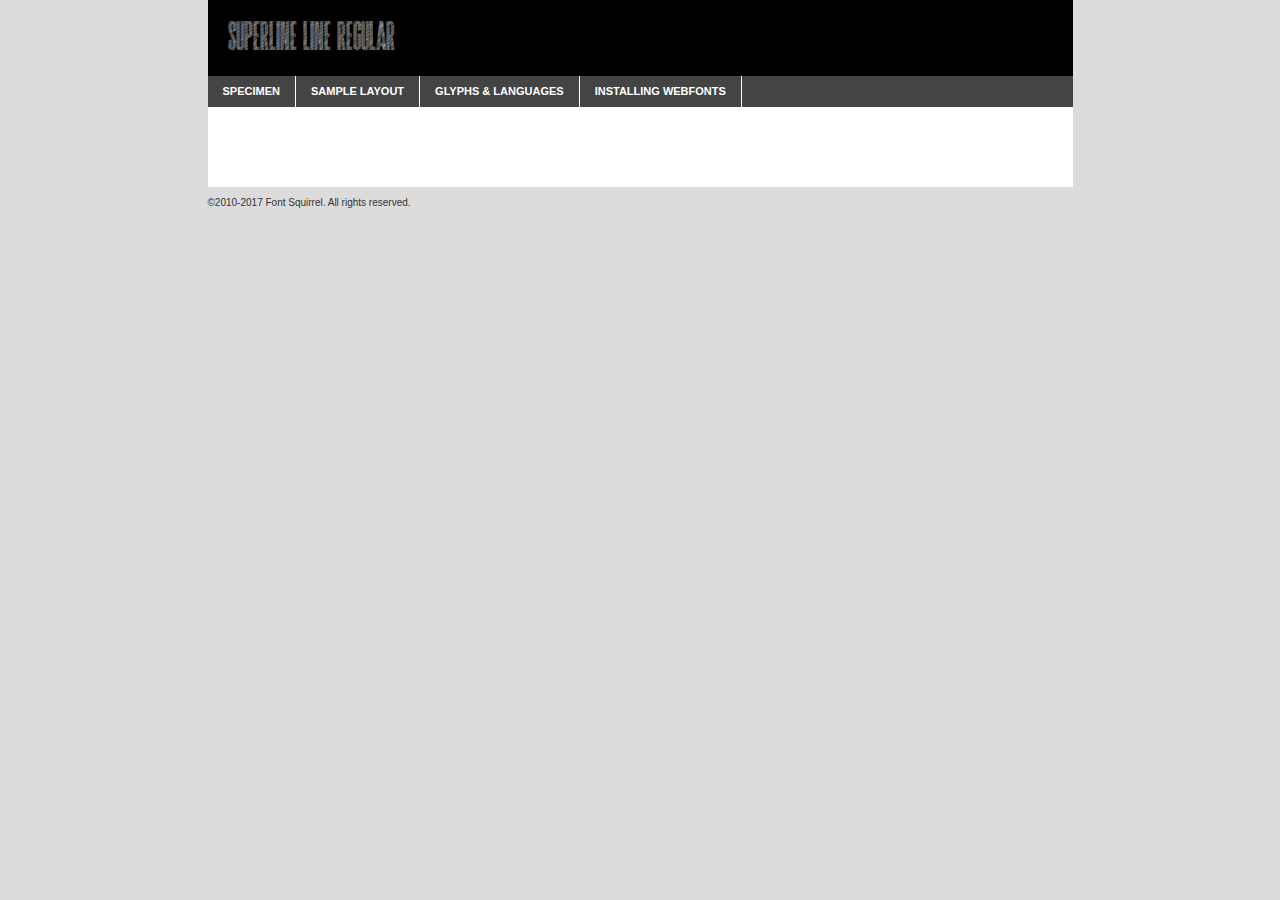
<file: font/SuperLine Font/WebFonts/superline-line-demo.html>
<!DOCTYPE html PUBLIC "-//W3C//DTD XHTML 1.0 Transitional//EN"
	"http://www.w3.org/TR/xhtml1/DTD/xhtml1-transitional.dtd">

<html xmlns="http://www.w3.org/1999/xhtml" xml:lang="en" lang="en">
<head>
	<meta http-equiv="Content-Type" content="text/html; charset=utf-8" />
	<script src="http://ajax.googleapis.com/ajax/libs/jquery/1.7.2/jquery.min.js" type="text/javascript" charset="utf-8"></script>
	<script type="text/javascript">
	(function($){$.fn.easyTabs=function(option){var param=jQuery.extend({fadeSpeed:"fast",defaultContent:1,activeClass:'active'},option);$(this).each(function(){var thisId="#"+this.id;if(param.defaultContent==''){param.defaultContent=1;}
	if(typeof param.defaultContent=="number")
	{var defaultTab=$(thisId+" .tabs li:eq("+(param.defaultContent-1)+") a").attr('href').substr(1);}else{var defaultTab=param.defaultContent;}
	$(thisId+" .tabs li a").each(function(){var tabToHide=$(this).attr('href').substr(1);$("#"+tabToHide).addClass('easytabs-tab-content');});hideAll();changeContent(defaultTab);function hideAll(){$(thisId+" .easytabs-tab-content").hide();}
	function changeContent(tabId){hideAll();$(thisId+" .tabs li").removeClass(param.activeClass);$(thisId+" .tabs li a[href=#"+tabId+"]").closest('li').addClass(param.activeClass);if(param.fadeSpeed!="none")
	{$(thisId+" #"+tabId).fadeIn(param.fadeSpeed);}else{$(thisId+" #"+tabId).show();}}
	$(thisId+" .tabs li").click(function(){var tabId=$(this).find('a').attr('href').substr(1);changeContent(tabId);return false;});});}})(jQuery);
	</script>
	<link rel="stylesheet" href="specimen_files/specimen_stylesheet.css" type="text/css" charset="utf-8" />
	<link rel="stylesheet" href="stylesheet.css" type="text/css" charset="utf-8" />

	<style type="text/css">
					body{
				font-family: 'superlineline';
							}
		</style>

	<title>Superline Line Regular Specimen</title>
	
	
	<script type="text/javascript" charset="utf-8">
		$(document).ready(function() {
			$('#container').easyTabs({defaultContent:1});
		});
	</script>
</head>

<body>
<div id="container">
	<div id="header">
		Superline Line Regular	</div>
	<ul class="tabs">
		<li><a href="#specimen">Specimen</a></li>
		<li><a href="#layout">Sample Layout</a></li>
				<li><a href="#glyphs">Glyphs &amp; Languages</a></li>
		<li><a href="#installing">Installing Webfonts</a></li>
		
	</ul>
	
	<div id="main_content">

		
			<div id="specimen">
		
				<div class="section">
					<div class="grid12 firstcol">
						<div class="huge">AaBb</div>
					</div>
				</div>
		
				<div class="section">
					<div class="glyph_range">A&#x200B;B&#x200b;C&#x200b;D&#x200b;E&#x200b;F&#x200b;G&#x200b;H&#x200b;I&#x200b;J&#x200b;K&#x200b;L&#x200b;M&#x200b;N&#x200b;O&#x200b;P&#x200b;Q&#x200b;R&#x200b;S&#x200b;T&#x200b;U&#x200b;V&#x200b;W&#x200b;X&#x200b;Y&#x200b;Z&#x200b;a&#x200b;b&#x200b;c&#x200b;d&#x200b;e&#x200b;f&#x200b;g&#x200b;h&#x200b;i&#x200b;j&#x200b;k&#x200b;l&#x200b;m&#x200b;n&#x200b;o&#x200b;p&#x200b;q&#x200b;r&#x200b;s&#x200b;t&#x200b;u&#x200b;v&#x200b;w&#x200b;x&#x200b;y&#x200b;z&#x200b;1&#x200b;2&#x200b;3&#x200b;4&#x200b;5&#x200b;6&#x200b;7&#x200b;8&#x200b;9&#x200b;0&#x200b;&amp;&#x200b;.&#x200b;,&#x200b;?&#x200b;!&#x200b;&#64;&#x200b;(&#x200b;)&#x200b;#&#x200b;$&#x200b;%&#x200b;*&#x200b;+&#x200b;-&#x200b;=&#x200b;:&#x200b;;</div>
				</div>
				<div class="section">
					<div class="grid12 firstcol">
						<table class="sample_table">
							<tr><td>10</td><td class="size10">abcdefghijklmnopqrstuvwxyzABCDEFGHIJKLMNOPQRSTUVWXYZ0123456789abcdefghijklmnopqrstuvwxyzABCDEFGHIJKLMNOPQRSTUVWXYZ0123456789abcdefghijklmnopqrstuvwxyzABCDEFGHIJKLMNOPQRSTUVWXYZ</td></tr>
							<tr><td>11</td><td class="size11">abcdefghijklmnopqrstuvwxyzABCDEFGHIJKLMNOPQRSTUVWXYZ0123456789abcdefghijklmnopqrstuvwxyzABCDEFGHIJKLMNOPQRSTUVWXYZ0123456789abcdefghijklmnopqrstuvwxyzABCDEFGHIJKLMNOPQRSTUVWXYZ</td></tr>
							<tr><td>12</td><td class="size12">abcdefghijklmnopqrstuvwxyzABCDEFGHIJKLMNOPQRSTUVWXYZ0123456789abcdefghijklmnopqrstuvwxyzABCDEFGHIJKLMNOPQRSTUVWXYZ0123456789abcdefghijklmnopqrstuvwxyzABCDEFGHIJKLMNOPQRSTUVWXYZ</td></tr>
							<tr><td>13</td><td class="size13">abcdefghijklmnopqrstuvwxyzABCDEFGHIJKLMNOPQRSTUVWXYZ0123456789abcdefghijklmnopqrstuvwxyzABCDEFGHIJKLMNOPQRSTUVWXYZ0123456789abcdefghijklmnopqrstuvwxyzABCDEFGHIJKLMNOPQRSTUVWXYZ</td></tr>
							<tr><td>14</td><td class="size14">abcdefghijklmnopqrstuvwxyzABCDEFGHIJKLMNOPQRSTUVWXYZ0123456789abcdefghijklmnopqrstuvwxyzABCDEFGHIJKLMNOPQRSTUVWXYZ0123456789abcdefghijklmnopqrstuvwxyzABCDEFGHIJKLMNOPQRSTUVWXYZ</td></tr>
							<tr><td>16</td><td class="size16">abcdefghijklmnopqrstuvwxyzABCDEFGHIJKLMNOPQRSTUVWXYZ0123456789abcdefghijklmnopqrstuvwxyzABCDEFGHIJKLMNOPQRSTUVWXYZ</td></tr>
							<tr><td>18</td><td class="size18">abcdefghijklmnopqrstuvwxyzABCDEFGHIJKLMNOPQRSTUVWXYZ0123456789abcdefghijklmnopqrstuvwxyzABCDEFGHIJKLMNOPQRSTUVWXYZ</td></tr>
							<tr><td>20</td><td class="size20">abcdefghijklmnopqrstuvwxyzABCDEFGHIJKLMNOPQRSTUVWXYZ0123456789abcdefghijklmnopqrstuvwxyzABCDEFGHIJKLMNOPQRSTUVWXYZ</td></tr>
							<tr><td>24</td><td class="size24">abcdefghijklmnopqrstuvwxyzABCDEFGHIJKLMNOPQRSTUVWXYZ0123456789abcdefghijklmnopqrstuvwxyzABCDEFGHIJKLMNOPQRSTUVWXYZ</td></tr>
							<tr><td>30</td><td class="size30">abcdefghijklmnopqrstuvwxyzABCDEFGHIJKLMNOPQRSTUVWXYZ0123456789abcdefghijklmnopqrstuvwxyzABCDEFGHIJKLMNOPQRSTUVWXYZ</td></tr>
							<tr><td>36</td><td class="size36">abcdefghijklmnopqrstuvwxyzABCDEFGHIJKLMNOPQRSTUVWXYZ0123456789abcdefghijklmnopqrstuvwxyzABCDEFGHIJKLMNOPQRSTUVWXYZ</td></tr>
							<tr><td>48</td><td class="size48">abcdefghijklmnopqrstuvwxyzABCDEFGHIJKLMNOPQRSTUVWXYZ0123456789abcdefghijklmnopqrstuvwxyzABCDEFGHIJKLMNOPQRSTUVWXYZ</td></tr>
							<tr><td>60</td><td class="size60">abcdefghijklmnopqrstuvwxyzABCDEFGHIJKLMNOPQRSTUVWXYZ0123456789abcdefghijklmnopqrstuvwxyzABCDEFGHIJKLMNOPQRSTUVWXYZ</td></tr>
							<tr><td>72</td><td class="size72">abcdefghijklmnopqrstuvwxyzABCDEFGHIJKLMNOPQRSTUVWXYZ0123456789abcdefghijklmnopqrstuvwxyzABCDEFGHIJKLMNOPQRSTUVWXYZ</td></tr>
							<tr><td>90</td><td class="size90">abcdefghijklmnopqrstuvwxyzABCDEFGHIJKLMNOPQRSTUVWXYZ0123456789abcdefghijklmnopqrstuvwxyzABCDEFGHIJKLMNOPQRSTUVWXYZ</td></tr>
						</table>
				
					</div>
			
				</div>
		
		
		
								<div class="section" id="bodycomparison">


										<div id="xheight">
				<div class="fontbody">&#x25FC;&#x25FC;&#x25FC;&#x25FC;&#x25FC;&#x25FC;&#x25FC;&#x25FC;&#x25FC;&#x25FC;&#x25FC;&#x25FC;&#x25FC;&#x25FC;&#x25FC;&#x25FC;&#x25FC;&#x25FC;&#x25FC;&#x25FC;&#x25FC;&#x25FC;&#x25FC;&#x25FC;&#x25FC;&#x25FC;&#x25FC;&#x25FC;&#x25FC;&#x25FC;&#x25FC;&#x25FC;&#x25FC;&#x25FC;&#x25FC;&#x25FC;&#x25FC;&#x25FC;&#x25FC;&#x25FC;&#x25FC;&#x25FC;&#x25FC;&#x25FC;&#x25FC;&#x25FC;&#x25FC;&#x25FC;&#x25FC;&#x25FC;&#x25FC;&#x25FC;&#x25FC;&#x25FC;&#x25FC;&#x25FC;&#x25FC;&#x25FC;&#x25FC;&#x25FC;&#x25FC;&#x25FC;&#x25FC;&#x25FC;&#x25FC;&#x25FC;&#x25FC;&#x25FC;&#x25FC;&#x25FC;&#x25FC;&#x25FC;&#x25FC;&#x25FC;&#x25FC;&#x25FC;&#x25FC;&#x25FC;&#x25FC;&#x25FC;&#x25FC;&#x25FC;&#x25FC;&#x25FC;&#x25FC;&#x25FC;&#x25FC;&#x25FC;&#x25FC;&#x25FC;&#x25FC;&#x25FC;&#x25FC;&#x25FC;&#x25FC;&#x25FC;&#x25FC;&#x25FC;&#x25FC;body</div><div class="arialbody">body</div><div class="verdanabody">body</div><div class="georgiabody">body</div></div>
										<div class="fontbody" style="z-index:1">
											body<span>Superline Line Regular</span>
										</div>
										<div class="arialbody" style="z-index:1">
											body<span>Arial</span>
										</div>
										<div class="verdanabody" style="z-index:1">
											body<span>Verdana</span>
										</div>
										<div class="georgiabody" style="z-index:1">
											body<span>Georgia</span>
										</div>



								</div>
		
		
				<div class="section psample psample_row1" id="">
					
					<div class="grid2 firstcol">
						<p class="size10"><span>10.</span>Aenean lacinia bibendum nulla sed consectetur. Fusce dapibus, tellus ac cursus commodo, tortor mauris condimentum nibh, ut fermentum massa justo sit amet risus. Nullam id dolor id nibh ultricies vehicula ut id elit. Cum sociis natoque penatibus et magnis dis parturient montes, nascetur ridiculus mus. Nulla vitae elit libero, a pharetra augue.</p>
			
					</div>
					<div class="grid3">
						<p class="size11"><span>11.</span>Aenean lacinia bibendum nulla sed consectetur. Fusce dapibus, tellus ac cursus commodo, tortor mauris condimentum nibh, ut fermentum massa justo sit amet risus. Nullam id dolor id nibh ultricies vehicula ut id elit. Cum sociis natoque penatibus et magnis dis parturient montes, nascetur ridiculus mus. Nulla vitae elit libero, a pharetra augue.</p>
			
					</div>
					<div class="grid3">
						<p class="size12"><span>12.</span>Aenean lacinia bibendum nulla sed consectetur. Fusce dapibus, tellus ac cursus commodo, tortor mauris condimentum nibh, ut fermentum massa justo sit amet risus. Nullam id dolor id nibh ultricies vehicula ut id elit. Cum sociis natoque penatibus et magnis dis parturient montes, nascetur ridiculus mus. Nulla vitae elit libero, a pharetra augue.</p>
			
					</div>
					<div class="grid4">
						<p class="size13"><span>13.</span>Aenean lacinia bibendum nulla sed consectetur. Fusce dapibus, tellus ac cursus commodo, tortor mauris condimentum nibh, ut fermentum massa justo sit amet risus. Nullam id dolor id nibh ultricies vehicula ut id elit. Cum sociis natoque penatibus et magnis dis parturient montes, nascetur ridiculus mus. Nulla vitae elit libero, a pharetra augue.</p>
			
					</div>
					<div class="white_blend"></div>
					
				</div>
				<div class="section psample psample_row2" id="">
					<div class="grid3 firstcol">
						<p class="size14"><span>14.</span>Aenean lacinia bibendum nulla sed consectetur. Fusce dapibus, tellus ac cursus commodo, tortor mauris condimentum nibh, ut fermentum massa justo sit amet risus. Nullam id dolor id nibh ultricies vehicula ut id elit. Cum sociis natoque penatibus et magnis dis parturient montes, nascetur ridiculus mus. Nulla vitae elit libero, a pharetra augue.</p>
			
					</div>
					<div class="grid4">
						<p class="size16"><span>16.</span>Aenean lacinia bibendum nulla sed consectetur. Fusce dapibus, tellus ac cursus commodo, tortor mauris condimentum nibh, ut fermentum massa justo sit amet risus. Nullam id dolor id nibh ultricies vehicula ut id elit. Cum sociis natoque penatibus et magnis dis parturient montes, nascetur ridiculus mus. Nulla vitae elit libero, a pharetra augue.</p>
			
					</div>
					<div class="grid5">
						<p class="size18"><span>18.</span>Aenean lacinia bibendum nulla sed consectetur. Fusce dapibus, tellus ac cursus commodo, tortor mauris condimentum nibh, ut fermentum massa justo sit amet risus. Nullam id dolor id nibh ultricies vehicula ut id elit. Cum sociis natoque penatibus et magnis dis parturient montes, nascetur ridiculus mus. Nulla vitae elit libero, a pharetra augue.</p>
			
					</div>

					<div class="white_blend"></div>

				</div>
				
				<div class="section psample psample_row3" id="">
					<div class="grid5 firstcol">
						<p class="size20"><span>20.</span>Aenean lacinia bibendum nulla sed consectetur. Fusce dapibus, tellus ac cursus commodo, tortor mauris condimentum nibh, ut fermentum massa justo sit amet risus. Nullam id dolor id nibh ultricies vehicula ut id elit. Cum sociis natoque penatibus et magnis dis parturient montes, nascetur ridiculus mus. Nulla vitae elit libero, a pharetra augue.</p>
					</div>
					<div class="grid7">
						<p class="size24"><span>24.</span>Aenean lacinia bibendum nulla sed consectetur. Fusce dapibus, tellus ac cursus commodo, tortor mauris condimentum nibh, ut fermentum massa justo sit amet risus. Nullam id dolor id nibh ultricies vehicula ut id elit. Cum sociis natoque penatibus et magnis dis parturient montes, nascetur ridiculus mus. Nulla vitae elit libero, a pharetra augue.</p>
					</div>
					
					<div class="white_blend"></div>
					
				</div>
				
				<div class="section psample psample_row4" id="">
					<div class="grid12 firstcol">
						<p class="size30"><span>30.</span>Aenean lacinia bibendum nulla sed consectetur. Fusce dapibus, tellus ac cursus commodo, tortor mauris condimentum nibh, ut fermentum massa justo sit amet risus. Nullam id dolor id nibh ultricies vehicula ut id elit. Cum sociis natoque penatibus et magnis dis parturient montes, nascetur ridiculus mus. Nulla vitae elit libero, a pharetra augue.</p>
					</div>
					<div class="white_blend"></div>
					
				</div>
				
				
				
				<div class="section psample psample_row1 fullreverse">
					<div class="grid2 firstcol">
						<p class="size10"><span>10.</span>Aenean lacinia bibendum nulla sed consectetur. Fusce dapibus, tellus ac cursus commodo, tortor mauris condimentum nibh, ut fermentum massa justo sit amet risus. Nullam id dolor id nibh ultricies vehicula ut id elit. Cum sociis natoque penatibus et magnis dis parturient montes, nascetur ridiculus mus. Nulla vitae elit libero, a pharetra augue.</p>
			
					</div>
					<div class="grid3">
						<p class="size11"><span>11.</span>Aenean lacinia bibendum nulla sed consectetur. Fusce dapibus, tellus ac cursus commodo, tortor mauris condimentum nibh, ut fermentum massa justo sit amet risus. Nullam id dolor id nibh ultricies vehicula ut id elit. Cum sociis natoque penatibus et magnis dis parturient montes, nascetur ridiculus mus. Nulla vitae elit libero, a pharetra augue.</p>
			
					</div>
					<div class="grid3">
						<p class="size12"><span>12.</span>Aenean lacinia bibendum nulla sed consectetur. Fusce dapibus, tellus ac cursus commodo, tortor mauris condimentum nibh, ut fermentum massa justo sit amet risus. Nullam id dolor id nibh ultricies vehicula ut id elit. Cum sociis natoque penatibus et magnis dis parturient montes, nascetur ridiculus mus. Nulla vitae elit libero, a pharetra augue.</p>
			
					</div>
					<div class="grid4">
						<p class="size13"><span>13.</span>Aenean lacinia bibendum nulla sed consectetur. Fusce dapibus, tellus ac cursus commodo, tortor mauris condimentum nibh, ut fermentum massa justo sit amet risus. Nullam id dolor id nibh ultricies vehicula ut id elit. Cum sociis natoque penatibus et magnis dis parturient montes, nascetur ridiculus mus. Nulla vitae elit libero, a pharetra augue.</p>
			
					</div>
					<div class="black_blend"></div>
					
				</div>
				
				<div class="section psample psample_row2 fullreverse">
					<div class="grid3 firstcol">
						<p class="size14"><span>14.</span>Aenean lacinia bibendum nulla sed consectetur. Fusce dapibus, tellus ac cursus commodo, tortor mauris condimentum nibh, ut fermentum massa justo sit amet risus. Nullam id dolor id nibh ultricies vehicula ut id elit. Cum sociis natoque penatibus et magnis dis parturient montes, nascetur ridiculus mus. Nulla vitae elit libero, a pharetra augue.</p>
			
					</div>
					<div class="grid4">
						<p class="size16"><span>16.</span>Aenean lacinia bibendum nulla sed consectetur. Fusce dapibus, tellus ac cursus commodo, tortor mauris condimentum nibh, ut fermentum massa justo sit amet risus. Nullam id dolor id nibh ultricies vehicula ut id elit. Cum sociis natoque penatibus et magnis dis parturient montes, nascetur ridiculus mus. Nulla vitae elit libero, a pharetra augue.</p>
			
					</div>
					<div class="grid5">
						<p class="size18"><span>18.</span>Aenean lacinia bibendum nulla sed consectetur. Fusce dapibus, tellus ac cursus commodo, tortor mauris condimentum nibh, ut fermentum massa justo sit amet risus. Nullam id dolor id nibh ultricies vehicula ut id elit. Cum sociis natoque penatibus et magnis dis parturient montes, nascetur ridiculus mus. Nulla vitae elit libero, a pharetra augue.</p>
			
					</div>
					<div class="black_blend"></div>

				</div>
				
				<div class="section psample fullreverse psample_row3" id="">
					<div class="grid5 firstcol">
						<p class="size20"><span>20.</span>Aenean lacinia bibendum nulla sed consectetur. Fusce dapibus, tellus ac cursus commodo, tortor mauris condimentum nibh, ut fermentum massa justo sit amet risus. Nullam id dolor id nibh ultricies vehicula ut id elit. Cum sociis natoque penatibus et magnis dis parturient montes, nascetur ridiculus mus. Nulla vitae elit libero, a pharetra augue.</p>
					</div>
					<div class="grid7">
						<p class="size24"><span>24.</span>Aenean lacinia bibendum nulla sed consectetur. Fusce dapibus, tellus ac cursus commodo, tortor mauris condimentum nibh, ut fermentum massa justo sit amet risus. Nullam id dolor id nibh ultricies vehicula ut id elit. Cum sociis natoque penatibus et magnis dis parturient montes, nascetur ridiculus mus. Nulla vitae elit libero, a pharetra augue.</p>
					</div>
					
					<div class="black_blend"></div>
					
				</div>
				
				<div class="section psample fullreverse psample_row4" id="" style="border-bottom: 20px #000 solid;">
					<div class="grid12 firstcol">
						<p class="size30"><span>30.</span>Aenean lacinia bibendum nulla sed consectetur. Fusce dapibus, tellus ac cursus commodo, tortor mauris condimentum nibh, ut fermentum massa justo sit amet risus. Nullam id dolor id nibh ultricies vehicula ut id elit. Cum sociis natoque penatibus et magnis dis parturient montes, nascetur ridiculus mus. Nulla vitae elit libero, a pharetra augue.</p>
					</div>
					<div class="black_blend"></div>
					
				</div>
				
				
				
				
			</div>
			
			<div id="layout">
				
				<div class="section">
					
					<div class="grid12 firstcol">
						<h1>Lorem Ipsum Dolor</h1>
						<h2>Etiam porta sem malesuada magna mollis euismod</h2>
						
						<p class="byline">By <a href="#link">Aenean Lacinia</a></p>
					</div>
				</div>
				<div class="section">
					<div class="grid8 firstcol">
						<p class="large">Donec sed odio dui. Morbi leo risus, porta ac consectetur ac, vestibulum at eros. Fusce dapibus, tellus ac cursus commodo, tortor mauris condimentum nibh, ut fermentum massa justo sit amet risus. </p>

						
						<h3>Pellentesque ornare sem</h3>

						<p>Maecenas sed diam eget risus varius blandit sit amet non magna. Maecenas faucibus mollis interdum. Donec ullamcorper nulla non metus auctor fringilla. Nullam id dolor id nibh ultricies vehicula ut id elit. Nullam id dolor id nibh ultricies vehicula ut id elit. </p>

						<p>Aenean eu leo quam. Pellentesque ornare sem lacinia quam venenatis vestibulum. Lorem ipsum dolor sit amet, consectetur adipiscing elit. Cum sociis natoque penatibus et magnis dis parturient montes, nascetur ridiculus mus. </p>

						<p>Nulla vitae elit libero, a pharetra augue. Praesent commodo cursus magna, vel scelerisque nisl consectetur et. Aenean lacinia bibendum nulla sed consectetur. </p>

						<p>Nullam quis risus eget urna mollis ornare vel eu leo. Nullam quis risus eget urna mollis ornare vel eu leo. Maecenas sed diam eget risus varius blandit sit amet non magna. Donec ullamcorper nulla non metus auctor fringilla. </p>

						<h3>Cras mattis consectetur</h3>

						<p>Aenean eu leo quam. Pellentesque ornare sem lacinia quam venenatis vestibulum. Aenean lacinia bibendum nulla sed consectetur. Integer posuere erat a ante venenatis dapibus posuere velit aliquet. Cras mattis consectetur purus sit amet fermentum. </p>

						<p>Nullam id dolor id nibh ultricies vehicula ut id elit. Nullam quis risus eget urna mollis ornare vel eu leo. Cras mattis consectetur purus sit amet fermentum.</p>
					</div>
					
					<div class="grid4 sidebar">
						
						<div class="box reverse">
							<p class="last">Nullam quis risus eget urna mollis ornare vel eu leo. Donec ullamcorper nulla non metus auctor fringilla. Cras mattis consectetur purus sit amet fermentum. Sed posuere consectetur est at lobortis. Lorem ipsum dolor sit amet, consectetur adipiscing elit. </p>
						</div>
						
						<p class="caption">Maecenas sed diam eget risus varius.</p>

						<p>Vestibulum id ligula porta felis euismod semper. Integer posuere erat a ante venenatis dapibus posuere velit aliquet. Vestibulum id ligula porta felis euismod semper. Sed posuere consectetur est at lobortis. Maecenas sed diam eget risus varius blandit sit amet non magna. Fusce dapibus, tellus ac cursus commodo, tortor mauris condimentum nibh, ut fermentum massa justo sit amet risus. </p>

					

						<p>Duis mollis, est non commodo luctus, nisi erat porttitor ligula, eget lacinia odio sem nec elit. Aenean lacinia bibendum nulla sed consectetur. Vivamus sagittis lacus vel augue laoreet rutrum faucibus dolor auctor. Aenean lacinia bibendum nulla sed consectetur. Nullam quis risus eget urna mollis ornare vel eu leo. </p>

						<p>Praesent commodo cursus magna, vel scelerisque nisl consectetur et. Donec ullamcorper nulla non metus auctor fringilla. Maecenas faucibus mollis interdum. Fusce dapibus, tellus ac cursus commodo, tortor mauris condimentum nibh, ut fermentum massa justo sit amet risus. </p>

					</div>
				</div>
				
			</div>


			



		<div id="glyphs">
			<div class="section">
				<div class="grid12 firstcol">
			
				<h1>Language Support</h1>
				<p>The subset of Superline Line Regular in this kit supports the following languages:<br />
			
					Albanian, Basque, Breton, Chamorro, Danish, Dutch, English, Faroese, Finnish, French, Frisian, Galician, German, Icelandic, Italian, Malagasy, Norwegian, Portuguese, Spanish, Alsatian, Aragonese, Arapaho, Arrernte, Asturian, Aymara, Bislama, Cebuano, Corsican, Fijian, French_creole, Genoese, Gilbertese, Greenlandic, Haitian_creole, Hiligaynon, Hmong, Hopi, Ibanag, Iloko_ilokano, Indonesian, Interglossa_glosa, Interlingua, Irish_gaelic, Jerriais, Lojban, Lombard, Luxembourgeois, Manx, Mohawk, Norfolk_pitcairnese, Occitan, Oromo, Pangasinan, Papiamento, Piedmontese, Potawatomi, Rhaeto-romance, Romansh, Rotokas, Sami_lule, Samoan, Sardinian, Scots_gaelic, Seychelles_creole, Shona, Sicilian, Somali, Southern_ndebele, Swahili, Swati_swazi, Tagalog_filipino_pilipino, Tetum, Tok_pisin, Uyghur_latinized, Volapuk, Walloon, Warlpiri, Xhosa, Yapese, Zulu, Latinbasic, Ubasic, Demo				</p>
				<h1>Glyph Chart</h1>
				<p>The subset of Superline Line Regular in this kit includes all the glyphs listed below. Unicode entities are included above each glyph to help you insert individual characters into your layout.</p>
				<div id="glyph_chart">
			
																				 <div><p>&amp;#32;</p>&#32;</div>
																				 <div><p>&amp;#33;</p>&#33;</div>
																				 <div><p>&amp;#34;</p>&#34;</div>
																				 <div><p>&amp;#35;</p>&#35;</div>
																				 <div><p>&amp;#36;</p>&#36;</div>
																				 <div><p>&amp;#37;</p>&#37;</div>
																				 <div><p>&amp;#38;</p>&#38;</div>
																				 <div><p>&amp;#39;</p>&#39;</div>
																				 <div><p>&amp;#40;</p>&#40;</div>
																				 <div><p>&amp;#41;</p>&#41;</div>
																				 <div><p>&amp;#42;</p>&#42;</div>
																				 <div><p>&amp;#43;</p>&#43;</div>
																				 <div><p>&amp;#44;</p>&#44;</div>
																				 <div><p>&amp;#45;</p>&#45;</div>
																				 <div><p>&amp;#46;</p>&#46;</div>
																				 <div><p>&amp;#47;</p>&#47;</div>
																				 <div><p>&amp;#48;</p>&#48;</div>
																				 <div><p>&amp;#49;</p>&#49;</div>
																				 <div><p>&amp;#50;</p>&#50;</div>
																				 <div><p>&amp;#51;</p>&#51;</div>
																				 <div><p>&amp;#52;</p>&#52;</div>
																				 <div><p>&amp;#53;</p>&#53;</div>
																				 <div><p>&amp;#54;</p>&#54;</div>
																				 <div><p>&amp;#55;</p>&#55;</div>
																				 <div><p>&amp;#56;</p>&#56;</div>
																				 <div><p>&amp;#57;</p>&#57;</div>
																				 <div><p>&amp;#58;</p>&#58;</div>
																				 <div><p>&amp;#59;</p>&#59;</div>
																				 <div><p>&amp;#60;</p>&#60;</div>
																				 <div><p>&amp;#61;</p>&#61;</div>
																				 <div><p>&amp;#62;</p>&#62;</div>
																				 <div><p>&amp;#63;</p>&#63;</div>
																				 <div><p>&amp;#64;</p>&#64;</div>
																				 <div><p>&amp;#65;</p>&#65;</div>
																				 <div><p>&amp;#66;</p>&#66;</div>
																				 <div><p>&amp;#67;</p>&#67;</div>
																				 <div><p>&amp;#68;</p>&#68;</div>
																				 <div><p>&amp;#69;</p>&#69;</div>
																				 <div><p>&amp;#70;</p>&#70;</div>
																				 <div><p>&amp;#71;</p>&#71;</div>
																				 <div><p>&amp;#72;</p>&#72;</div>
																				 <div><p>&amp;#73;</p>&#73;</div>
																				 <div><p>&amp;#74;</p>&#74;</div>
																				 <div><p>&amp;#75;</p>&#75;</div>
																				 <div><p>&amp;#76;</p>&#76;</div>
																				 <div><p>&amp;#77;</p>&#77;</div>
																				 <div><p>&amp;#78;</p>&#78;</div>
																				 <div><p>&amp;#79;</p>&#79;</div>
																				 <div><p>&amp;#80;</p>&#80;</div>
																				 <div><p>&amp;#81;</p>&#81;</div>
																				 <div><p>&amp;#82;</p>&#82;</div>
																				 <div><p>&amp;#83;</p>&#83;</div>
																				 <div><p>&amp;#84;</p>&#84;</div>
																				 <div><p>&amp;#85;</p>&#85;</div>
																				 <div><p>&amp;#86;</p>&#86;</div>
																				 <div><p>&amp;#87;</p>&#87;</div>
																				 <div><p>&amp;#88;</p>&#88;</div>
																				 <div><p>&amp;#89;</p>&#89;</div>
																				 <div><p>&amp;#90;</p>&#90;</div>
																				 <div><p>&amp;#91;</p>&#91;</div>
																				 <div><p>&amp;#92;</p>&#92;</div>
																				 <div><p>&amp;#93;</p>&#93;</div>
																				 <div><p>&amp;#94;</p>&#94;</div>
																				 <div><p>&amp;#95;</p>&#95;</div>
																				 <div><p>&amp;#96;</p>&#96;</div>
																				 <div><p>&amp;#97;</p>&#97;</div>
																				 <div><p>&amp;#98;</p>&#98;</div>
																				 <div><p>&amp;#99;</p>&#99;</div>
																				 <div><p>&amp;#100;</p>&#100;</div>
																				 <div><p>&amp;#101;</p>&#101;</div>
																				 <div><p>&amp;#102;</p>&#102;</div>
																				 <div><p>&amp;#103;</p>&#103;</div>
																				 <div><p>&amp;#104;</p>&#104;</div>
																				 <div><p>&amp;#105;</p>&#105;</div>
																				 <div><p>&amp;#106;</p>&#106;</div>
																				 <div><p>&amp;#107;</p>&#107;</div>
																				 <div><p>&amp;#108;</p>&#108;</div>
																				 <div><p>&amp;#109;</p>&#109;</div>
																				 <div><p>&amp;#110;</p>&#110;</div>
																				 <div><p>&amp;#111;</p>&#111;</div>
																				 <div><p>&amp;#112;</p>&#112;</div>
																				 <div><p>&amp;#113;</p>&#113;</div>
																				 <div><p>&amp;#114;</p>&#114;</div>
																				 <div><p>&amp;#115;</p>&#115;</div>
																				 <div><p>&amp;#116;</p>&#116;</div>
																				 <div><p>&amp;#117;</p>&#117;</div>
																				 <div><p>&amp;#118;</p>&#118;</div>
																				 <div><p>&amp;#119;</p>&#119;</div>
																				 <div><p>&amp;#120;</p>&#120;</div>
																				 <div><p>&amp;#121;</p>&#121;</div>
																				 <div><p>&amp;#122;</p>&#122;</div>
																				 <div><p>&amp;#123;</p>&#123;</div>
																				 <div><p>&amp;#124;</p>&#124;</div>
																				 <div><p>&amp;#125;</p>&#125;</div>
																				 <div><p>&amp;#126;</p>&#126;</div>
																				 <div><p>&amp;#160;</p>&#160;</div>
																				 <div><p>&amp;#161;</p>&#161;</div>
																				 <div><p>&amp;#162;</p>&#162;</div>
																				 <div><p>&amp;#163;</p>&#163;</div>
																				 <div><p>&amp;#164;</p>&#164;</div>
																				 <div><p>&amp;#165;</p>&#165;</div>
																				 <div><p>&amp;#166;</p>&#166;</div>
																				 <div><p>&amp;#167;</p>&#167;</div>
																				 <div><p>&amp;#168;</p>&#168;</div>
																				 <div><p>&amp;#169;</p>&#169;</div>
																				 <div><p>&amp;#171;</p>&#171;</div>
																				 <div><p>&amp;#172;</p>&#172;</div>
																				 <div><p>&amp;#173;</p>&#173;</div>
																				 <div><p>&amp;#174;</p>&#174;</div>
																				 <div><p>&amp;#175;</p>&#175;</div>
																				 <div><p>&amp;#176;</p>&#176;</div>
																				 <div><p>&amp;#177;</p>&#177;</div>
																				 <div><p>&amp;#180;</p>&#180;</div>
																				 <div><p>&amp;#182;</p>&#182;</div>
																				 <div><p>&amp;#183;</p>&#183;</div>
																				 <div><p>&amp;#184;</p>&#184;</div>
																				 <div><p>&amp;#187;</p>&#187;</div>
																				 <div><p>&amp;#191;</p>&#191;</div>
																				 <div><p>&amp;#192;</p>&#192;</div>
																				 <div><p>&amp;#193;</p>&#193;</div>
																				 <div><p>&amp;#194;</p>&#194;</div>
																				 <div><p>&amp;#195;</p>&#195;</div>
																				 <div><p>&amp;#196;</p>&#196;</div>
																				 <div><p>&amp;#197;</p>&#197;</div>
																				 <div><p>&amp;#198;</p>&#198;</div>
																				 <div><p>&amp;#199;</p>&#199;</div>
																				 <div><p>&amp;#200;</p>&#200;</div>
																				 <div><p>&amp;#201;</p>&#201;</div>
																				 <div><p>&amp;#202;</p>&#202;</div>
																				 <div><p>&amp;#203;</p>&#203;</div>
																				 <div><p>&amp;#204;</p>&#204;</div>
																				 <div><p>&amp;#205;</p>&#205;</div>
																				 <div><p>&amp;#206;</p>&#206;</div>
																				 <div><p>&amp;#207;</p>&#207;</div>
																				 <div><p>&amp;#208;</p>&#208;</div>
																				 <div><p>&amp;#209;</p>&#209;</div>
																				 <div><p>&amp;#210;</p>&#210;</div>
																				 <div><p>&amp;#211;</p>&#211;</div>
																				 <div><p>&amp;#212;</p>&#212;</div>
																				 <div><p>&amp;#213;</p>&#213;</div>
																				 <div><p>&amp;#214;</p>&#214;</div>
																				 <div><p>&amp;#215;</p>&#215;</div>
																				 <div><p>&amp;#216;</p>&#216;</div>
																				 <div><p>&amp;#217;</p>&#217;</div>
																				 <div><p>&amp;#218;</p>&#218;</div>
																				 <div><p>&amp;#219;</p>&#219;</div>
																				 <div><p>&amp;#220;</p>&#220;</div>
																				 <div><p>&amp;#221;</p>&#221;</div>
																				 <div><p>&amp;#222;</p>&#222;</div>
																				 <div><p>&amp;#223;</p>&#223;</div>
																				 <div><p>&amp;#224;</p>&#224;</div>
																				 <div><p>&amp;#225;</p>&#225;</div>
																				 <div><p>&amp;#226;</p>&#226;</div>
																				 <div><p>&amp;#227;</p>&#227;</div>
																				 <div><p>&amp;#228;</p>&#228;</div>
																				 <div><p>&amp;#229;</p>&#229;</div>
																				 <div><p>&amp;#230;</p>&#230;</div>
																				 <div><p>&amp;#231;</p>&#231;</div>
																				 <div><p>&amp;#232;</p>&#232;</div>
																				 <div><p>&amp;#233;</p>&#233;</div>
																				 <div><p>&amp;#234;</p>&#234;</div>
																				 <div><p>&amp;#235;</p>&#235;</div>
																				 <div><p>&amp;#236;</p>&#236;</div>
																				 <div><p>&amp;#237;</p>&#237;</div>
																				 <div><p>&amp;#238;</p>&#238;</div>
																				 <div><p>&amp;#239;</p>&#239;</div>
																				 <div><p>&amp;#240;</p>&#240;</div>
																				 <div><p>&amp;#241;</p>&#241;</div>
																				 <div><p>&amp;#242;</p>&#242;</div>
																				 <div><p>&amp;#243;</p>&#243;</div>
																				 <div><p>&amp;#244;</p>&#244;</div>
																				 <div><p>&amp;#245;</p>&#245;</div>
																				 <div><p>&amp;#246;</p>&#246;</div>
																				 <div><p>&amp;#247;</p>&#247;</div>
																				 <div><p>&amp;#248;</p>&#248;</div>
																				 <div><p>&amp;#249;</p>&#249;</div>
																				 <div><p>&amp;#250;</p>&#250;</div>
																				 <div><p>&amp;#251;</p>&#251;</div>
																				 <div><p>&amp;#252;</p>&#252;</div>
																				 <div><p>&amp;#253;</p>&#253;</div>
																				 <div><p>&amp;#254;</p>&#254;</div>
																				 <div><p>&amp;#255;</p>&#255;</div>
																				 <div><p>&amp;#338;</p>&#338;</div>
																				 <div><p>&amp;#339;</p>&#339;</div>
																				 <div><p>&amp;#376;</p>&#376;</div>
																				 <div><p>&amp;#710;</p>&#710;</div>
																				 <div><p>&amp;#732;</p>&#732;</div>
																				 <div><p>&amp;#8192;</p>&#8192;</div>
																				 <div><p>&amp;#8193;</p>&#8193;</div>
																				 <div><p>&amp;#8194;</p>&#8194;</div>
																				 <div><p>&amp;#8195;</p>&#8195;</div>
																				 <div><p>&amp;#8196;</p>&#8196;</div>
																				 <div><p>&amp;#8197;</p>&#8197;</div>
																				 <div><p>&amp;#8198;</p>&#8198;</div>
																				 <div><p>&amp;#8199;</p>&#8199;</div>
																				 <div><p>&amp;#8200;</p>&#8200;</div>
																				 <div><p>&amp;#8201;</p>&#8201;</div>
																				 <div><p>&amp;#8202;</p>&#8202;</div>
																				 <div><p>&amp;#8208;</p>&#8208;</div>
																				 <div><p>&amp;#8209;</p>&#8209;</div>
																				 <div><p>&amp;#8210;</p>&#8210;</div>
																				 <div><p>&amp;#8211;</p>&#8211;</div>
																				 <div><p>&amp;#8212;</p>&#8212;</div>
																				 <div><p>&amp;#8216;</p>&#8216;</div>
																				 <div><p>&amp;#8217;</p>&#8217;</div>
																				 <div><p>&amp;#8218;</p>&#8218;</div>
																				 <div><p>&amp;#8220;</p>&#8220;</div>
																				 <div><p>&amp;#8221;</p>&#8221;</div>
																				 <div><p>&amp;#8222;</p>&#8222;</div>
																				 <div><p>&amp;#8226;</p>&#8226;</div>
																				 <div><p>&amp;#8230;</p>&#8230;</div>
																				 <div><p>&amp;#8239;</p>&#8239;</div>
																				 <div><p>&amp;#8249;</p>&#8249;</div>
																				 <div><p>&amp;#8250;</p>&#8250;</div>
																				 <div><p>&amp;#8287;</p>&#8287;</div>
																				 <div><p>&amp;#8364;</p>&#8364;</div>
																				 <div><p>&amp;#8482;</p>&#8482;</div>
																				 <div><p>&amp;#9724;</p>&#9724;</div>
																																																</div>	
				</div>
		
		
			</div>
		</div>
		
		
		<div id="specs">
			
		</div>
	
		<div id="installing">
			<div class="section">
				<div class="grid7 firstcol">
					<h1>Installing Webfonts</h1>
					
					<p>Webfonts are supported by all major browser platforms but not all in the same way. There are currently four different font formats that must be included in order to target all browsers. This includes TTF, WOFF, EOT and SVG.</p>
					
					<h2>1. Upload your webfonts</h2>
					<p>You must upload your webfont kit to your website. They should be in or near the same directory as your CSS files.</p>
					
					<h2>2. Include the webfont stylesheet</h2>
					<p>A special CSS @font-face declaration helps the various browsers select the appropriate font it needs without causing you a bunch of headaches. Learn more about this syntax by reading the <a href="https://www.fontspring.com/blog/further-hardening-of-the-bulletproof-syntax">Fontspring blog post</a> about it. The code for it is as follows:</p>


<code>
@font-face{ 
	font-family: 'MyWebFont';
	src: url('WebFont.eot');
	src: url('WebFont.eot?#iefix') format('embedded-opentype'),
	     url('WebFont.woff') format('woff'),
	     url('WebFont.ttf') format('truetype'),
	     url('WebFont.svg#webfont') format('svg');
}
</code>

	<p>We've already gone ahead and generated the code for you. All you have to do is link to the stylesheet in your HTML, like this:</p>
	<code>&lt;link rel=&quot;stylesheet&quot; href=&quot;stylesheet.css&quot; type=&quot;text/css&quot; charset=&quot;utf-8&quot; /&gt;</code>

					<h2>3. Modify your own stylesheet</h2>
					<p>To take advantage of your new fonts, you must tell your stylesheet to use them. Look at the original @font-face declaration above and find the property called "font-family." The name linked there will be what you use to reference the font. Prepend that webfont name to the font stack in the "font-family" property, inside the selector you want to change. For example:</p>
<code>p { font-family: 'WebFont', Arial, sans-serif; }</code>

<h2>4. Test</h2>
<p>Getting webfonts to work cross-browser <em>can</em> be tricky. Use the information in the sidebar to help you if you find that fonts aren't loading in a particular browser.</p>
				</div>
				
				<div class="grid5 sidebar">
					<div class="box">
						<h2>Troubleshooting<br />Font-Face Problems</h2>
						<p>Having trouble getting your webfonts to load in your new website? Here are some tips to sort out what might be the problem.</p>

						<h3>Fonts not showing in any browser</h3>

						<p>This sounds like you need to work on the plumbing. You either did not upload the fonts to the correct directory, or you did not link the fonts properly in the CSS. If you've confirmed that all this is correct and you still have a problem, take a look at your .htaccess file and see if requests are getting intercepted.</p>

						<h3>Fonts not loading in iPhone or iPad</h3>

						<p>The most common problem here is that you are serving the fonts from an IIS server. IIS refuses to serve files that have unknown MIME types. If that is the case, you must set the MIME type for SVG to "image/svg+xml" in the server settings. Follow these instructions from Microsoft if you need help.</p>

						<h3>Fonts not loading in Firefox</h3>

						<p>The primary reason for this failure? You are still using a version Firefox older than 3.5. So upgrade already! If that isn't it, then you are very likely serving fonts from a different domain. Firefox requires that all font assets be served from the same domain. Lastly it is possible that you need to add WOFF to your list of MIME types (if you are serving via IIS.)</p>

						<h3>Fonts not loading in IE</h3>

						<p>Are you looking at Internet Explorer on an actual Windows machine or are you cheating by using a service like Adobe BrowserLab? Many of these screenshot services do not render @font-face for IE. Best to test it on a real machine.</p>

						<h3>Fonts not loading in IE9</h3>

						<p>IE9, like Firefox, requires that fonts be served from the same domain as the website. Make sure that is the case.</p>
					</div>
				</div>
			</div>
			
		</div>
	
	</div>
	<div id="footer">
		<p>&copy;2010-2017 Font Squirrel. All rights reserved.</p>
	</div>
</div>
</body>
</html>
</file>
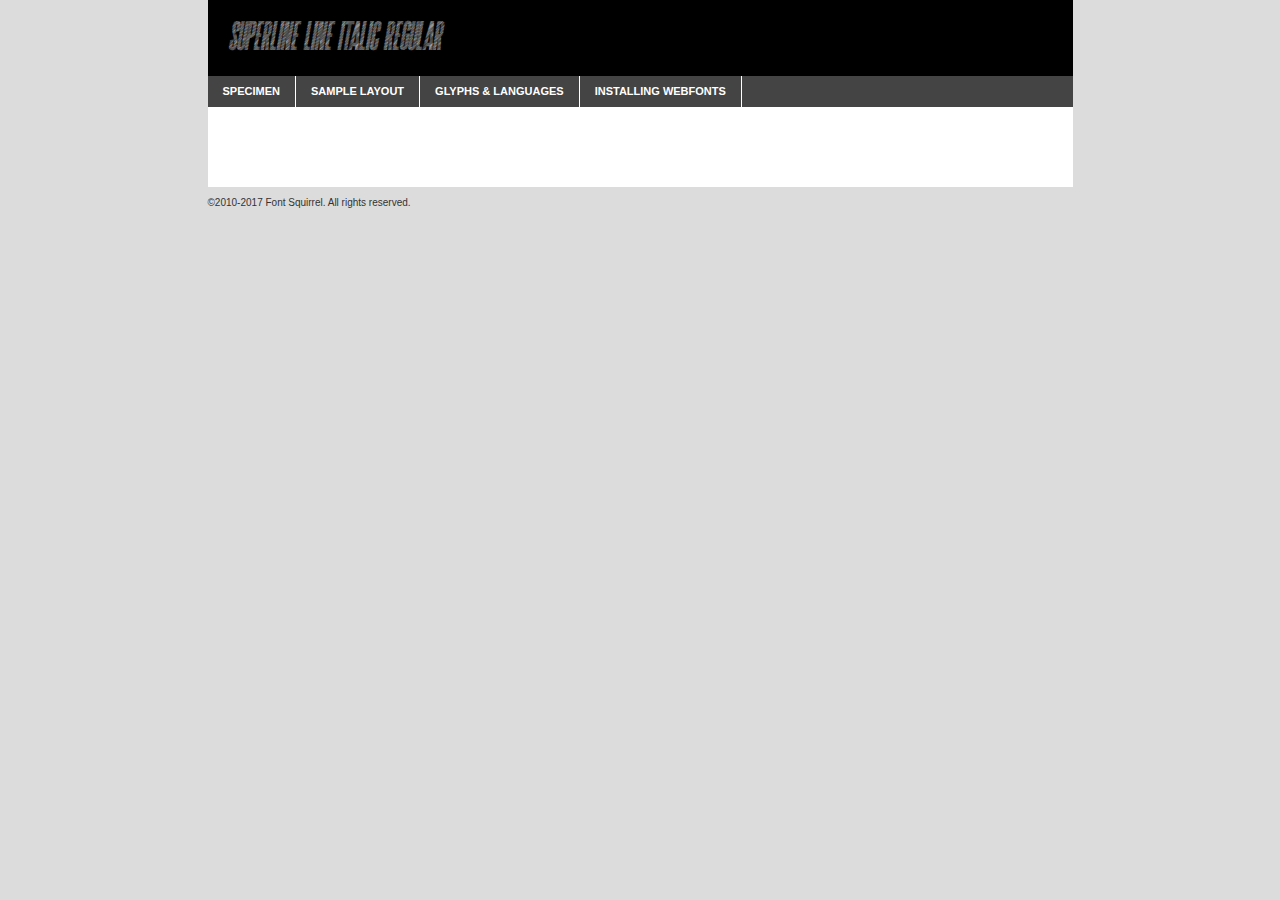
<file: font/SuperLine Font/WebFonts/superline-lineitalic-demo.html>
<!DOCTYPE html PUBLIC "-//W3C//DTD XHTML 1.0 Transitional//EN"
	"http://www.w3.org/TR/xhtml1/DTD/xhtml1-transitional.dtd">

<html xmlns="http://www.w3.org/1999/xhtml" xml:lang="en" lang="en">
<head>
	<meta http-equiv="Content-Type" content="text/html; charset=utf-8" />
	<script src="http://ajax.googleapis.com/ajax/libs/jquery/1.7.2/jquery.min.js" type="text/javascript" charset="utf-8"></script>
	<script type="text/javascript">
	(function($){$.fn.easyTabs=function(option){var param=jQuery.extend({fadeSpeed:"fast",defaultContent:1,activeClass:'active'},option);$(this).each(function(){var thisId="#"+this.id;if(param.defaultContent==''){param.defaultContent=1;}
	if(typeof param.defaultContent=="number")
	{var defaultTab=$(thisId+" .tabs li:eq("+(param.defaultContent-1)+") a").attr('href').substr(1);}else{var defaultTab=param.defaultContent;}
	$(thisId+" .tabs li a").each(function(){var tabToHide=$(this).attr('href').substr(1);$("#"+tabToHide).addClass('easytabs-tab-content');});hideAll();changeContent(defaultTab);function hideAll(){$(thisId+" .easytabs-tab-content").hide();}
	function changeContent(tabId){hideAll();$(thisId+" .tabs li").removeClass(param.activeClass);$(thisId+" .tabs li a[href=#"+tabId+"]").closest('li').addClass(param.activeClass);if(param.fadeSpeed!="none")
	{$(thisId+" #"+tabId).fadeIn(param.fadeSpeed);}else{$(thisId+" #"+tabId).show();}}
	$(thisId+" .tabs li").click(function(){var tabId=$(this).find('a').attr('href').substr(1);changeContent(tabId);return false;});});}})(jQuery);
	</script>
	<link rel="stylesheet" href="specimen_files/specimen_stylesheet.css" type="text/css" charset="utf-8" />
	<link rel="stylesheet" href="stylesheet.css" type="text/css" charset="utf-8" />

	<style type="text/css">
					body{
				font-family: 'superlineline_italic';
							}
		</style>

	<title>Superline Line Italic Regular Specimen</title>
	
	
	<script type="text/javascript" charset="utf-8">
		$(document).ready(function() {
			$('#container').easyTabs({defaultContent:1});
		});
	</script>
</head>

<body>
<div id="container">
	<div id="header">
		Superline Line Italic Regular	</div>
	<ul class="tabs">
		<li><a href="#specimen">Specimen</a></li>
		<li><a href="#layout">Sample Layout</a></li>
				<li><a href="#glyphs">Glyphs &amp; Languages</a></li>
		<li><a href="#installing">Installing Webfonts</a></li>
		
	</ul>
	
	<div id="main_content">

		
			<div id="specimen">
		
				<div class="section">
					<div class="grid12 firstcol">
						<div class="huge">AaBb</div>
					</div>
				</div>
		
				<div class="section">
					<div class="glyph_range">A&#x200B;B&#x200b;C&#x200b;D&#x200b;E&#x200b;F&#x200b;G&#x200b;H&#x200b;I&#x200b;J&#x200b;K&#x200b;L&#x200b;M&#x200b;N&#x200b;O&#x200b;P&#x200b;Q&#x200b;R&#x200b;S&#x200b;T&#x200b;U&#x200b;V&#x200b;W&#x200b;X&#x200b;Y&#x200b;Z&#x200b;a&#x200b;b&#x200b;c&#x200b;d&#x200b;e&#x200b;f&#x200b;g&#x200b;h&#x200b;i&#x200b;j&#x200b;k&#x200b;l&#x200b;m&#x200b;n&#x200b;o&#x200b;p&#x200b;q&#x200b;r&#x200b;s&#x200b;t&#x200b;u&#x200b;v&#x200b;w&#x200b;x&#x200b;y&#x200b;z&#x200b;1&#x200b;2&#x200b;3&#x200b;4&#x200b;5&#x200b;6&#x200b;7&#x200b;8&#x200b;9&#x200b;0&#x200b;&amp;&#x200b;.&#x200b;,&#x200b;?&#x200b;!&#x200b;&#64;&#x200b;(&#x200b;)&#x200b;#&#x200b;$&#x200b;%&#x200b;*&#x200b;+&#x200b;-&#x200b;=&#x200b;:&#x200b;;</div>
				</div>
				<div class="section">
					<div class="grid12 firstcol">
						<table class="sample_table">
							<tr><td>10</td><td class="size10">abcdefghijklmnopqrstuvwxyzABCDEFGHIJKLMNOPQRSTUVWXYZ0123456789abcdefghijklmnopqrstuvwxyzABCDEFGHIJKLMNOPQRSTUVWXYZ0123456789abcdefghijklmnopqrstuvwxyzABCDEFGHIJKLMNOPQRSTUVWXYZ</td></tr>
							<tr><td>11</td><td class="size11">abcdefghijklmnopqrstuvwxyzABCDEFGHIJKLMNOPQRSTUVWXYZ0123456789abcdefghijklmnopqrstuvwxyzABCDEFGHIJKLMNOPQRSTUVWXYZ0123456789abcdefghijklmnopqrstuvwxyzABCDEFGHIJKLMNOPQRSTUVWXYZ</td></tr>
							<tr><td>12</td><td class="size12">abcdefghijklmnopqrstuvwxyzABCDEFGHIJKLMNOPQRSTUVWXYZ0123456789abcdefghijklmnopqrstuvwxyzABCDEFGHIJKLMNOPQRSTUVWXYZ0123456789abcdefghijklmnopqrstuvwxyzABCDEFGHIJKLMNOPQRSTUVWXYZ</td></tr>
							<tr><td>13</td><td class="size13">abcdefghijklmnopqrstuvwxyzABCDEFGHIJKLMNOPQRSTUVWXYZ0123456789abcdefghijklmnopqrstuvwxyzABCDEFGHIJKLMNOPQRSTUVWXYZ0123456789abcdefghijklmnopqrstuvwxyzABCDEFGHIJKLMNOPQRSTUVWXYZ</td></tr>
							<tr><td>14</td><td class="size14">abcdefghijklmnopqrstuvwxyzABCDEFGHIJKLMNOPQRSTUVWXYZ0123456789abcdefghijklmnopqrstuvwxyzABCDEFGHIJKLMNOPQRSTUVWXYZ0123456789abcdefghijklmnopqrstuvwxyzABCDEFGHIJKLMNOPQRSTUVWXYZ</td></tr>
							<tr><td>16</td><td class="size16">abcdefghijklmnopqrstuvwxyzABCDEFGHIJKLMNOPQRSTUVWXYZ0123456789abcdefghijklmnopqrstuvwxyzABCDEFGHIJKLMNOPQRSTUVWXYZ</td></tr>
							<tr><td>18</td><td class="size18">abcdefghijklmnopqrstuvwxyzABCDEFGHIJKLMNOPQRSTUVWXYZ0123456789abcdefghijklmnopqrstuvwxyzABCDEFGHIJKLMNOPQRSTUVWXYZ</td></tr>
							<tr><td>20</td><td class="size20">abcdefghijklmnopqrstuvwxyzABCDEFGHIJKLMNOPQRSTUVWXYZ0123456789abcdefghijklmnopqrstuvwxyzABCDEFGHIJKLMNOPQRSTUVWXYZ</td></tr>
							<tr><td>24</td><td class="size24">abcdefghijklmnopqrstuvwxyzABCDEFGHIJKLMNOPQRSTUVWXYZ0123456789abcdefghijklmnopqrstuvwxyzABCDEFGHIJKLMNOPQRSTUVWXYZ</td></tr>
							<tr><td>30</td><td class="size30">abcdefghijklmnopqrstuvwxyzABCDEFGHIJKLMNOPQRSTUVWXYZ0123456789abcdefghijklmnopqrstuvwxyzABCDEFGHIJKLMNOPQRSTUVWXYZ</td></tr>
							<tr><td>36</td><td class="size36">abcdefghijklmnopqrstuvwxyzABCDEFGHIJKLMNOPQRSTUVWXYZ0123456789abcdefghijklmnopqrstuvwxyzABCDEFGHIJKLMNOPQRSTUVWXYZ</td></tr>
							<tr><td>48</td><td class="size48">abcdefghijklmnopqrstuvwxyzABCDEFGHIJKLMNOPQRSTUVWXYZ0123456789abcdefghijklmnopqrstuvwxyzABCDEFGHIJKLMNOPQRSTUVWXYZ</td></tr>
							<tr><td>60</td><td class="size60">abcdefghijklmnopqrstuvwxyzABCDEFGHIJKLMNOPQRSTUVWXYZ0123456789abcdefghijklmnopqrstuvwxyzABCDEFGHIJKLMNOPQRSTUVWXYZ</td></tr>
							<tr><td>72</td><td class="size72">abcdefghijklmnopqrstuvwxyzABCDEFGHIJKLMNOPQRSTUVWXYZ0123456789abcdefghijklmnopqrstuvwxyzABCDEFGHIJKLMNOPQRSTUVWXYZ</td></tr>
							<tr><td>90</td><td class="size90">abcdefghijklmnopqrstuvwxyzABCDEFGHIJKLMNOPQRSTUVWXYZ0123456789abcdefghijklmnopqrstuvwxyzABCDEFGHIJKLMNOPQRSTUVWXYZ</td></tr>
						</table>
				
					</div>
			
				</div>
		
		
		
								<div class="section" id="bodycomparison">


										<div id="xheight">
				<div class="fontbody">&#x25FC;&#x25FC;&#x25FC;&#x25FC;&#x25FC;&#x25FC;&#x25FC;&#x25FC;&#x25FC;&#x25FC;&#x25FC;&#x25FC;&#x25FC;&#x25FC;&#x25FC;&#x25FC;&#x25FC;&#x25FC;&#x25FC;&#x25FC;&#x25FC;&#x25FC;&#x25FC;&#x25FC;&#x25FC;&#x25FC;&#x25FC;&#x25FC;&#x25FC;&#x25FC;&#x25FC;&#x25FC;&#x25FC;&#x25FC;&#x25FC;&#x25FC;&#x25FC;&#x25FC;&#x25FC;&#x25FC;&#x25FC;&#x25FC;&#x25FC;&#x25FC;&#x25FC;&#x25FC;&#x25FC;&#x25FC;&#x25FC;&#x25FC;&#x25FC;&#x25FC;&#x25FC;&#x25FC;&#x25FC;&#x25FC;&#x25FC;&#x25FC;&#x25FC;&#x25FC;&#x25FC;&#x25FC;&#x25FC;&#x25FC;&#x25FC;&#x25FC;&#x25FC;&#x25FC;&#x25FC;&#x25FC;&#x25FC;&#x25FC;&#x25FC;&#x25FC;&#x25FC;&#x25FC;&#x25FC;&#x25FC;&#x25FC;&#x25FC;&#x25FC;&#x25FC;&#x25FC;&#x25FC;&#x25FC;&#x25FC;&#x25FC;&#x25FC;&#x25FC;&#x25FC;&#x25FC;&#x25FC;&#x25FC;&#x25FC;&#x25FC;&#x25FC;&#x25FC;&#x25FC;&#x25FC;body</div><div class="arialbody">body</div><div class="verdanabody">body</div><div class="georgiabody">body</div></div>
										<div class="fontbody" style="z-index:1">
											body<span>Superline Line Italic Regular</span>
										</div>
										<div class="arialbody" style="z-index:1">
											body<span>Arial</span>
										</div>
										<div class="verdanabody" style="z-index:1">
											body<span>Verdana</span>
										</div>
										<div class="georgiabody" style="z-index:1">
											body<span>Georgia</span>
										</div>



								</div>
		
		
				<div class="section psample psample_row1" id="">
					
					<div class="grid2 firstcol">
						<p class="size10"><span>10.</span>Aenean lacinia bibendum nulla sed consectetur. Fusce dapibus, tellus ac cursus commodo, tortor mauris condimentum nibh, ut fermentum massa justo sit amet risus. Nullam id dolor id nibh ultricies vehicula ut id elit. Cum sociis natoque penatibus et magnis dis parturient montes, nascetur ridiculus mus. Nulla vitae elit libero, a pharetra augue.</p>
			
					</div>
					<div class="grid3">
						<p class="size11"><span>11.</span>Aenean lacinia bibendum nulla sed consectetur. Fusce dapibus, tellus ac cursus commodo, tortor mauris condimentum nibh, ut fermentum massa justo sit amet risus. Nullam id dolor id nibh ultricies vehicula ut id elit. Cum sociis natoque penatibus et magnis dis parturient montes, nascetur ridiculus mus. Nulla vitae elit libero, a pharetra augue.</p>
			
					</div>
					<div class="grid3">
						<p class="size12"><span>12.</span>Aenean lacinia bibendum nulla sed consectetur. Fusce dapibus, tellus ac cursus commodo, tortor mauris condimentum nibh, ut fermentum massa justo sit amet risus. Nullam id dolor id nibh ultricies vehicula ut id elit. Cum sociis natoque penatibus et magnis dis parturient montes, nascetur ridiculus mus. Nulla vitae elit libero, a pharetra augue.</p>
			
					</div>
					<div class="grid4">
						<p class="size13"><span>13.</span>Aenean lacinia bibendum nulla sed consectetur. Fusce dapibus, tellus ac cursus commodo, tortor mauris condimentum nibh, ut fermentum massa justo sit amet risus. Nullam id dolor id nibh ultricies vehicula ut id elit. Cum sociis natoque penatibus et magnis dis parturient montes, nascetur ridiculus mus. Nulla vitae elit libero, a pharetra augue.</p>
			
					</div>
					<div class="white_blend"></div>
					
				</div>
				<div class="section psample psample_row2" id="">
					<div class="grid3 firstcol">
						<p class="size14"><span>14.</span>Aenean lacinia bibendum nulla sed consectetur. Fusce dapibus, tellus ac cursus commodo, tortor mauris condimentum nibh, ut fermentum massa justo sit amet risus. Nullam id dolor id nibh ultricies vehicula ut id elit. Cum sociis natoque penatibus et magnis dis parturient montes, nascetur ridiculus mus. Nulla vitae elit libero, a pharetra augue.</p>
			
					</div>
					<div class="grid4">
						<p class="size16"><span>16.</span>Aenean lacinia bibendum nulla sed consectetur. Fusce dapibus, tellus ac cursus commodo, tortor mauris condimentum nibh, ut fermentum massa justo sit amet risus. Nullam id dolor id nibh ultricies vehicula ut id elit. Cum sociis natoque penatibus et magnis dis parturient montes, nascetur ridiculus mus. Nulla vitae elit libero, a pharetra augue.</p>
			
					</div>
					<div class="grid5">
						<p class="size18"><span>18.</span>Aenean lacinia bibendum nulla sed consectetur. Fusce dapibus, tellus ac cursus commodo, tortor mauris condimentum nibh, ut fermentum massa justo sit amet risus. Nullam id dolor id nibh ultricies vehicula ut id elit. Cum sociis natoque penatibus et magnis dis parturient montes, nascetur ridiculus mus. Nulla vitae elit libero, a pharetra augue.</p>
			
					</div>

					<div class="white_blend"></div>

				</div>
				
				<div class="section psample psample_row3" id="">
					<div class="grid5 firstcol">
						<p class="size20"><span>20.</span>Aenean lacinia bibendum nulla sed consectetur. Fusce dapibus, tellus ac cursus commodo, tortor mauris condimentum nibh, ut fermentum massa justo sit amet risus. Nullam id dolor id nibh ultricies vehicula ut id elit. Cum sociis natoque penatibus et magnis dis parturient montes, nascetur ridiculus mus. Nulla vitae elit libero, a pharetra augue.</p>
					</div>
					<div class="grid7">
						<p class="size24"><span>24.</span>Aenean lacinia bibendum nulla sed consectetur. Fusce dapibus, tellus ac cursus commodo, tortor mauris condimentum nibh, ut fermentum massa justo sit amet risus. Nullam id dolor id nibh ultricies vehicula ut id elit. Cum sociis natoque penatibus et magnis dis parturient montes, nascetur ridiculus mus. Nulla vitae elit libero, a pharetra augue.</p>
					</div>
					
					<div class="white_blend"></div>
					
				</div>
				
				<div class="section psample psample_row4" id="">
					<div class="grid12 firstcol">
						<p class="size30"><span>30.</span>Aenean lacinia bibendum nulla sed consectetur. Fusce dapibus, tellus ac cursus commodo, tortor mauris condimentum nibh, ut fermentum massa justo sit amet risus. Nullam id dolor id nibh ultricies vehicula ut id elit. Cum sociis natoque penatibus et magnis dis parturient montes, nascetur ridiculus mus. Nulla vitae elit libero, a pharetra augue.</p>
					</div>
					<div class="white_blend"></div>
					
				</div>
				
				
				
				<div class="section psample psample_row1 fullreverse">
					<div class="grid2 firstcol">
						<p class="size10"><span>10.</span>Aenean lacinia bibendum nulla sed consectetur. Fusce dapibus, tellus ac cursus commodo, tortor mauris condimentum nibh, ut fermentum massa justo sit amet risus. Nullam id dolor id nibh ultricies vehicula ut id elit. Cum sociis natoque penatibus et magnis dis parturient montes, nascetur ridiculus mus. Nulla vitae elit libero, a pharetra augue.</p>
			
					</div>
					<div class="grid3">
						<p class="size11"><span>11.</span>Aenean lacinia bibendum nulla sed consectetur. Fusce dapibus, tellus ac cursus commodo, tortor mauris condimentum nibh, ut fermentum massa justo sit amet risus. Nullam id dolor id nibh ultricies vehicula ut id elit. Cum sociis natoque penatibus et magnis dis parturient montes, nascetur ridiculus mus. Nulla vitae elit libero, a pharetra augue.</p>
			
					</div>
					<div class="grid3">
						<p class="size12"><span>12.</span>Aenean lacinia bibendum nulla sed consectetur. Fusce dapibus, tellus ac cursus commodo, tortor mauris condimentum nibh, ut fermentum massa justo sit amet risus. Nullam id dolor id nibh ultricies vehicula ut id elit. Cum sociis natoque penatibus et magnis dis parturient montes, nascetur ridiculus mus. Nulla vitae elit libero, a pharetra augue.</p>
			
					</div>
					<div class="grid4">
						<p class="size13"><span>13.</span>Aenean lacinia bibendum nulla sed consectetur. Fusce dapibus, tellus ac cursus commodo, tortor mauris condimentum nibh, ut fermentum massa justo sit amet risus. Nullam id dolor id nibh ultricies vehicula ut id elit. Cum sociis natoque penatibus et magnis dis parturient montes, nascetur ridiculus mus. Nulla vitae elit libero, a pharetra augue.</p>
			
					</div>
					<div class="black_blend"></div>
					
				</div>
				
				<div class="section psample psample_row2 fullreverse">
					<div class="grid3 firstcol">
						<p class="size14"><span>14.</span>Aenean lacinia bibendum nulla sed consectetur. Fusce dapibus, tellus ac cursus commodo, tortor mauris condimentum nibh, ut fermentum massa justo sit amet risus. Nullam id dolor id nibh ultricies vehicula ut id elit. Cum sociis natoque penatibus et magnis dis parturient montes, nascetur ridiculus mus. Nulla vitae elit libero, a pharetra augue.</p>
			
					</div>
					<div class="grid4">
						<p class="size16"><span>16.</span>Aenean lacinia bibendum nulla sed consectetur. Fusce dapibus, tellus ac cursus commodo, tortor mauris condimentum nibh, ut fermentum massa justo sit amet risus. Nullam id dolor id nibh ultricies vehicula ut id elit. Cum sociis natoque penatibus et magnis dis parturient montes, nascetur ridiculus mus. Nulla vitae elit libero, a pharetra augue.</p>
			
					</div>
					<div class="grid5">
						<p class="size18"><span>18.</span>Aenean lacinia bibendum nulla sed consectetur. Fusce dapibus, tellus ac cursus commodo, tortor mauris condimentum nibh, ut fermentum massa justo sit amet risus. Nullam id dolor id nibh ultricies vehicula ut id elit. Cum sociis natoque penatibus et magnis dis parturient montes, nascetur ridiculus mus. Nulla vitae elit libero, a pharetra augue.</p>
			
					</div>
					<div class="black_blend"></div>

				</div>
				
				<div class="section psample fullreverse psample_row3" id="">
					<div class="grid5 firstcol">
						<p class="size20"><span>20.</span>Aenean lacinia bibendum nulla sed consectetur. Fusce dapibus, tellus ac cursus commodo, tortor mauris condimentum nibh, ut fermentum massa justo sit amet risus. Nullam id dolor id nibh ultricies vehicula ut id elit. Cum sociis natoque penatibus et magnis dis parturient montes, nascetur ridiculus mus. Nulla vitae elit libero, a pharetra augue.</p>
					</div>
					<div class="grid7">
						<p class="size24"><span>24.</span>Aenean lacinia bibendum nulla sed consectetur. Fusce dapibus, tellus ac cursus commodo, tortor mauris condimentum nibh, ut fermentum massa justo sit amet risus. Nullam id dolor id nibh ultricies vehicula ut id elit. Cum sociis natoque penatibus et magnis dis parturient montes, nascetur ridiculus mus. Nulla vitae elit libero, a pharetra augue.</p>
					</div>
					
					<div class="black_blend"></div>
					
				</div>
				
				<div class="section psample fullreverse psample_row4" id="" style="border-bottom: 20px #000 solid;">
					<div class="grid12 firstcol">
						<p class="size30"><span>30.</span>Aenean lacinia bibendum nulla sed consectetur. Fusce dapibus, tellus ac cursus commodo, tortor mauris condimentum nibh, ut fermentum massa justo sit amet risus. Nullam id dolor id nibh ultricies vehicula ut id elit. Cum sociis natoque penatibus et magnis dis parturient montes, nascetur ridiculus mus. Nulla vitae elit libero, a pharetra augue.</p>
					</div>
					<div class="black_blend"></div>
					
				</div>
				
				
				
				
			</div>
			
			<div id="layout">
				
				<div class="section">
					
					<div class="grid12 firstcol">
						<h1>Lorem Ipsum Dolor</h1>
						<h2>Etiam porta sem malesuada magna mollis euismod</h2>
						
						<p class="byline">By <a href="#link">Aenean Lacinia</a></p>
					</div>
				</div>
				<div class="section">
					<div class="grid8 firstcol">
						<p class="large">Donec sed odio dui. Morbi leo risus, porta ac consectetur ac, vestibulum at eros. Fusce dapibus, tellus ac cursus commodo, tortor mauris condimentum nibh, ut fermentum massa justo sit amet risus. </p>

						
						<h3>Pellentesque ornare sem</h3>

						<p>Maecenas sed diam eget risus varius blandit sit amet non magna. Maecenas faucibus mollis interdum. Donec ullamcorper nulla non metus auctor fringilla. Nullam id dolor id nibh ultricies vehicula ut id elit. Nullam id dolor id nibh ultricies vehicula ut id elit. </p>

						<p>Aenean eu leo quam. Pellentesque ornare sem lacinia quam venenatis vestibulum. Lorem ipsum dolor sit amet, consectetur adipiscing elit. Cum sociis natoque penatibus et magnis dis parturient montes, nascetur ridiculus mus. </p>

						<p>Nulla vitae elit libero, a pharetra augue. Praesent commodo cursus magna, vel scelerisque nisl consectetur et. Aenean lacinia bibendum nulla sed consectetur. </p>

						<p>Nullam quis risus eget urna mollis ornare vel eu leo. Nullam quis risus eget urna mollis ornare vel eu leo. Maecenas sed diam eget risus varius blandit sit amet non magna. Donec ullamcorper nulla non metus auctor fringilla. </p>

						<h3>Cras mattis consectetur</h3>

						<p>Aenean eu leo quam. Pellentesque ornare sem lacinia quam venenatis vestibulum. Aenean lacinia bibendum nulla sed consectetur. Integer posuere erat a ante venenatis dapibus posuere velit aliquet. Cras mattis consectetur purus sit amet fermentum. </p>

						<p>Nullam id dolor id nibh ultricies vehicula ut id elit. Nullam quis risus eget urna mollis ornare vel eu leo. Cras mattis consectetur purus sit amet fermentum.</p>
					</div>
					
					<div class="grid4 sidebar">
						
						<div class="box reverse">
							<p class="last">Nullam quis risus eget urna mollis ornare vel eu leo. Donec ullamcorper nulla non metus auctor fringilla. Cras mattis consectetur purus sit amet fermentum. Sed posuere consectetur est at lobortis. Lorem ipsum dolor sit amet, consectetur adipiscing elit. </p>
						</div>
						
						<p class="caption">Maecenas sed diam eget risus varius.</p>

						<p>Vestibulum id ligula porta felis euismod semper. Integer posuere erat a ante venenatis dapibus posuere velit aliquet. Vestibulum id ligula porta felis euismod semper. Sed posuere consectetur est at lobortis. Maecenas sed diam eget risus varius blandit sit amet non magna. Fusce dapibus, tellus ac cursus commodo, tortor mauris condimentum nibh, ut fermentum massa justo sit amet risus. </p>

					

						<p>Duis mollis, est non commodo luctus, nisi erat porttitor ligula, eget lacinia odio sem nec elit. Aenean lacinia bibendum nulla sed consectetur. Vivamus sagittis lacus vel augue laoreet rutrum faucibus dolor auctor. Aenean lacinia bibendum nulla sed consectetur. Nullam quis risus eget urna mollis ornare vel eu leo. </p>

						<p>Praesent commodo cursus magna, vel scelerisque nisl consectetur et. Donec ullamcorper nulla non metus auctor fringilla. Maecenas faucibus mollis interdum. Fusce dapibus, tellus ac cursus commodo, tortor mauris condimentum nibh, ut fermentum massa justo sit amet risus. </p>

					</div>
				</div>
				
			</div>


			



		<div id="glyphs">
			<div class="section">
				<div class="grid12 firstcol">
			
				<h1>Language Support</h1>
				<p>The subset of Superline Line Italic Regular in this kit supports the following languages:<br />
			
					Albanian, Basque, Breton, Chamorro, Danish, Dutch, English, Faroese, Finnish, French, Frisian, Galician, German, Icelandic, Italian, Malagasy, Norwegian, Portuguese, Spanish, Alsatian, Aragonese, Arapaho, Arrernte, Asturian, Aymara, Bislama, Cebuano, Corsican, Fijian, French_creole, Genoese, Gilbertese, Greenlandic, Haitian_creole, Hiligaynon, Hmong, Hopi, Ibanag, Iloko_ilokano, Indonesian, Interglossa_glosa, Interlingua, Irish_gaelic, Jerriais, Lojban, Lombard, Luxembourgeois, Manx, Mohawk, Norfolk_pitcairnese, Occitan, Oromo, Pangasinan, Papiamento, Piedmontese, Potawatomi, Rhaeto-romance, Romansh, Rotokas, Sami_lule, Samoan, Sardinian, Scots_gaelic, Seychelles_creole, Shona, Sicilian, Somali, Southern_ndebele, Swahili, Swati_swazi, Tagalog_filipino_pilipino, Tetum, Tok_pisin, Uyghur_latinized, Volapuk, Walloon, Warlpiri, Xhosa, Yapese, Zulu, Latinbasic, Ubasic, Demo				</p>
				<h1>Glyph Chart</h1>
				<p>The subset of Superline Line Italic Regular in this kit includes all the glyphs listed below. Unicode entities are included above each glyph to help you insert individual characters into your layout.</p>
				<div id="glyph_chart">
			
																				 <div><p>&amp;#32;</p>&#32;</div>
																				 <div><p>&amp;#33;</p>&#33;</div>
																				 <div><p>&amp;#34;</p>&#34;</div>
																				 <div><p>&amp;#35;</p>&#35;</div>
																				 <div><p>&amp;#36;</p>&#36;</div>
																				 <div><p>&amp;#37;</p>&#37;</div>
																				 <div><p>&amp;#38;</p>&#38;</div>
																				 <div><p>&amp;#39;</p>&#39;</div>
																				 <div><p>&amp;#40;</p>&#40;</div>
																				 <div><p>&amp;#41;</p>&#41;</div>
																				 <div><p>&amp;#42;</p>&#42;</div>
																				 <div><p>&amp;#43;</p>&#43;</div>
																				 <div><p>&amp;#44;</p>&#44;</div>
																				 <div><p>&amp;#45;</p>&#45;</div>
																				 <div><p>&amp;#46;</p>&#46;</div>
																				 <div><p>&amp;#47;</p>&#47;</div>
																				 <div><p>&amp;#48;</p>&#48;</div>
																				 <div><p>&amp;#49;</p>&#49;</div>
																				 <div><p>&amp;#50;</p>&#50;</div>
																				 <div><p>&amp;#51;</p>&#51;</div>
																				 <div><p>&amp;#52;</p>&#52;</div>
																				 <div><p>&amp;#53;</p>&#53;</div>
																				 <div><p>&amp;#54;</p>&#54;</div>
																				 <div><p>&amp;#55;</p>&#55;</div>
																				 <div><p>&amp;#56;</p>&#56;</div>
																				 <div><p>&amp;#57;</p>&#57;</div>
																				 <div><p>&amp;#58;</p>&#58;</div>
																				 <div><p>&amp;#59;</p>&#59;</div>
																				 <div><p>&amp;#60;</p>&#60;</div>
																				 <div><p>&amp;#61;</p>&#61;</div>
																				 <div><p>&amp;#62;</p>&#62;</div>
																				 <div><p>&amp;#63;</p>&#63;</div>
																				 <div><p>&amp;#64;</p>&#64;</div>
																				 <div><p>&amp;#65;</p>&#65;</div>
																				 <div><p>&amp;#66;</p>&#66;</div>
																				 <div><p>&amp;#67;</p>&#67;</div>
																				 <div><p>&amp;#68;</p>&#68;</div>
																				 <div><p>&amp;#69;</p>&#69;</div>
																				 <div><p>&amp;#70;</p>&#70;</div>
																				 <div><p>&amp;#71;</p>&#71;</div>
																				 <div><p>&amp;#72;</p>&#72;</div>
																				 <div><p>&amp;#73;</p>&#73;</div>
																				 <div><p>&amp;#74;</p>&#74;</div>
																				 <div><p>&amp;#75;</p>&#75;</div>
																				 <div><p>&amp;#76;</p>&#76;</div>
																				 <div><p>&amp;#77;</p>&#77;</div>
																				 <div><p>&amp;#78;</p>&#78;</div>
																				 <div><p>&amp;#79;</p>&#79;</div>
																				 <div><p>&amp;#80;</p>&#80;</div>
																				 <div><p>&amp;#81;</p>&#81;</div>
																				 <div><p>&amp;#82;</p>&#82;</div>
																				 <div><p>&amp;#83;</p>&#83;</div>
																				 <div><p>&amp;#84;</p>&#84;</div>
																				 <div><p>&amp;#85;</p>&#85;</div>
																				 <div><p>&amp;#86;</p>&#86;</div>
																				 <div><p>&amp;#87;</p>&#87;</div>
																				 <div><p>&amp;#88;</p>&#88;</div>
																				 <div><p>&amp;#89;</p>&#89;</div>
																				 <div><p>&amp;#90;</p>&#90;</div>
																				 <div><p>&amp;#91;</p>&#91;</div>
																				 <div><p>&amp;#92;</p>&#92;</div>
																				 <div><p>&amp;#93;</p>&#93;</div>
																				 <div><p>&amp;#94;</p>&#94;</div>
																				 <div><p>&amp;#95;</p>&#95;</div>
																				 <div><p>&amp;#96;</p>&#96;</div>
																				 <div><p>&amp;#97;</p>&#97;</div>
																				 <div><p>&amp;#98;</p>&#98;</div>
																				 <div><p>&amp;#99;</p>&#99;</div>
																				 <div><p>&amp;#100;</p>&#100;</div>
																				 <div><p>&amp;#101;</p>&#101;</div>
																				 <div><p>&amp;#102;</p>&#102;</div>
																				 <div><p>&amp;#103;</p>&#103;</div>
																				 <div><p>&amp;#104;</p>&#104;</div>
																				 <div><p>&amp;#105;</p>&#105;</div>
																				 <div><p>&amp;#106;</p>&#106;</div>
																				 <div><p>&amp;#107;</p>&#107;</div>
																				 <div><p>&amp;#108;</p>&#108;</div>
																				 <div><p>&amp;#109;</p>&#109;</div>
																				 <div><p>&amp;#110;</p>&#110;</div>
																				 <div><p>&amp;#111;</p>&#111;</div>
																				 <div><p>&amp;#112;</p>&#112;</div>
																				 <div><p>&amp;#113;</p>&#113;</div>
																				 <div><p>&amp;#114;</p>&#114;</div>
																				 <div><p>&amp;#115;</p>&#115;</div>
																				 <div><p>&amp;#116;</p>&#116;</div>
																				 <div><p>&amp;#117;</p>&#117;</div>
																				 <div><p>&amp;#118;</p>&#118;</div>
																				 <div><p>&amp;#119;</p>&#119;</div>
																				 <div><p>&amp;#120;</p>&#120;</div>
																				 <div><p>&amp;#121;</p>&#121;</div>
																				 <div><p>&amp;#122;</p>&#122;</div>
																				 <div><p>&amp;#123;</p>&#123;</div>
																				 <div><p>&amp;#124;</p>&#124;</div>
																				 <div><p>&amp;#125;</p>&#125;</div>
																				 <div><p>&amp;#126;</p>&#126;</div>
																				 <div><p>&amp;#160;</p>&#160;</div>
																				 <div><p>&amp;#161;</p>&#161;</div>
																				 <div><p>&amp;#162;</p>&#162;</div>
																				 <div><p>&amp;#163;</p>&#163;</div>
																				 <div><p>&amp;#164;</p>&#164;</div>
																				 <div><p>&amp;#165;</p>&#165;</div>
																				 <div><p>&amp;#166;</p>&#166;</div>
																				 <div><p>&amp;#167;</p>&#167;</div>
																				 <div><p>&amp;#168;</p>&#168;</div>
																				 <div><p>&amp;#169;</p>&#169;</div>
																				 <div><p>&amp;#171;</p>&#171;</div>
																				 <div><p>&amp;#172;</p>&#172;</div>
																				 <div><p>&amp;#173;</p>&#173;</div>
																				 <div><p>&amp;#174;</p>&#174;</div>
																				 <div><p>&amp;#175;</p>&#175;</div>
																				 <div><p>&amp;#176;</p>&#176;</div>
																				 <div><p>&amp;#177;</p>&#177;</div>
																				 <div><p>&amp;#180;</p>&#180;</div>
																				 <div><p>&amp;#182;</p>&#182;</div>
																				 <div><p>&amp;#183;</p>&#183;</div>
																				 <div><p>&amp;#184;</p>&#184;</div>
																				 <div><p>&amp;#187;</p>&#187;</div>
																				 <div><p>&amp;#191;</p>&#191;</div>
																				 <div><p>&amp;#192;</p>&#192;</div>
																				 <div><p>&amp;#193;</p>&#193;</div>
																				 <div><p>&amp;#194;</p>&#194;</div>
																				 <div><p>&amp;#195;</p>&#195;</div>
																				 <div><p>&amp;#196;</p>&#196;</div>
																				 <div><p>&amp;#197;</p>&#197;</div>
																				 <div><p>&amp;#198;</p>&#198;</div>
																				 <div><p>&amp;#199;</p>&#199;</div>
																				 <div><p>&amp;#200;</p>&#200;</div>
																				 <div><p>&amp;#201;</p>&#201;</div>
																				 <div><p>&amp;#202;</p>&#202;</div>
																				 <div><p>&amp;#203;</p>&#203;</div>
																				 <div><p>&amp;#204;</p>&#204;</div>
																				 <div><p>&amp;#205;</p>&#205;</div>
																				 <div><p>&amp;#206;</p>&#206;</div>
																				 <div><p>&amp;#207;</p>&#207;</div>
																				 <div><p>&amp;#208;</p>&#208;</div>
																				 <div><p>&amp;#209;</p>&#209;</div>
																				 <div><p>&amp;#210;</p>&#210;</div>
																				 <div><p>&amp;#211;</p>&#211;</div>
																				 <div><p>&amp;#212;</p>&#212;</div>
																				 <div><p>&amp;#213;</p>&#213;</div>
																				 <div><p>&amp;#214;</p>&#214;</div>
																				 <div><p>&amp;#215;</p>&#215;</div>
																				 <div><p>&amp;#216;</p>&#216;</div>
																				 <div><p>&amp;#217;</p>&#217;</div>
																				 <div><p>&amp;#218;</p>&#218;</div>
																				 <div><p>&amp;#219;</p>&#219;</div>
																				 <div><p>&amp;#220;</p>&#220;</div>
																				 <div><p>&amp;#221;</p>&#221;</div>
																				 <div><p>&amp;#222;</p>&#222;</div>
																				 <div><p>&amp;#223;</p>&#223;</div>
																				 <div><p>&amp;#224;</p>&#224;</div>
																				 <div><p>&amp;#225;</p>&#225;</div>
																				 <div><p>&amp;#226;</p>&#226;</div>
																				 <div><p>&amp;#227;</p>&#227;</div>
																				 <div><p>&amp;#228;</p>&#228;</div>
																				 <div><p>&amp;#229;</p>&#229;</div>
																				 <div><p>&amp;#230;</p>&#230;</div>
																				 <div><p>&amp;#231;</p>&#231;</div>
																				 <div><p>&amp;#232;</p>&#232;</div>
																				 <div><p>&amp;#233;</p>&#233;</div>
																				 <div><p>&amp;#234;</p>&#234;</div>
																				 <div><p>&amp;#235;</p>&#235;</div>
																				 <div><p>&amp;#236;</p>&#236;</div>
																				 <div><p>&amp;#237;</p>&#237;</div>
																				 <div><p>&amp;#238;</p>&#238;</div>
																				 <div><p>&amp;#239;</p>&#239;</div>
																				 <div><p>&amp;#240;</p>&#240;</div>
																				 <div><p>&amp;#241;</p>&#241;</div>
																				 <div><p>&amp;#242;</p>&#242;</div>
																				 <div><p>&amp;#243;</p>&#243;</div>
																				 <div><p>&amp;#244;</p>&#244;</div>
																				 <div><p>&amp;#245;</p>&#245;</div>
																				 <div><p>&amp;#246;</p>&#246;</div>
																				 <div><p>&amp;#247;</p>&#247;</div>
																				 <div><p>&amp;#248;</p>&#248;</div>
																				 <div><p>&amp;#249;</p>&#249;</div>
																				 <div><p>&amp;#250;</p>&#250;</div>
																				 <div><p>&amp;#251;</p>&#251;</div>
																				 <div><p>&amp;#252;</p>&#252;</div>
																				 <div><p>&amp;#253;</p>&#253;</div>
																				 <div><p>&amp;#254;</p>&#254;</div>
																				 <div><p>&amp;#255;</p>&#255;</div>
																				 <div><p>&amp;#338;</p>&#338;</div>
																				 <div><p>&amp;#339;</p>&#339;</div>
																				 <div><p>&amp;#376;</p>&#376;</div>
																				 <div><p>&amp;#710;</p>&#710;</div>
																				 <div><p>&amp;#732;</p>&#732;</div>
																				 <div><p>&amp;#8192;</p>&#8192;</div>
																				 <div><p>&amp;#8193;</p>&#8193;</div>
																				 <div><p>&amp;#8194;</p>&#8194;</div>
																				 <div><p>&amp;#8195;</p>&#8195;</div>
																				 <div><p>&amp;#8196;</p>&#8196;</div>
																				 <div><p>&amp;#8197;</p>&#8197;</div>
																				 <div><p>&amp;#8198;</p>&#8198;</div>
																				 <div><p>&amp;#8199;</p>&#8199;</div>
																				 <div><p>&amp;#8200;</p>&#8200;</div>
																				 <div><p>&amp;#8201;</p>&#8201;</div>
																				 <div><p>&amp;#8202;</p>&#8202;</div>
																				 <div><p>&amp;#8208;</p>&#8208;</div>
																				 <div><p>&amp;#8209;</p>&#8209;</div>
																				 <div><p>&amp;#8210;</p>&#8210;</div>
																				 <div><p>&amp;#8211;</p>&#8211;</div>
																				 <div><p>&amp;#8212;</p>&#8212;</div>
																				 <div><p>&amp;#8216;</p>&#8216;</div>
																				 <div><p>&amp;#8217;</p>&#8217;</div>
																				 <div><p>&amp;#8218;</p>&#8218;</div>
																				 <div><p>&amp;#8220;</p>&#8220;</div>
																				 <div><p>&amp;#8221;</p>&#8221;</div>
																				 <div><p>&amp;#8222;</p>&#8222;</div>
																				 <div><p>&amp;#8226;</p>&#8226;</div>
																				 <div><p>&amp;#8230;</p>&#8230;</div>
																				 <div><p>&amp;#8239;</p>&#8239;</div>
																				 <div><p>&amp;#8249;</p>&#8249;</div>
																				 <div><p>&amp;#8250;</p>&#8250;</div>
																				 <div><p>&amp;#8287;</p>&#8287;</div>
																				 <div><p>&amp;#8364;</p>&#8364;</div>
																				 <div><p>&amp;#8482;</p>&#8482;</div>
																				 <div><p>&amp;#9724;</p>&#9724;</div>
																																																</div>	
				</div>
		
		
			</div>
		</div>
		
		
		<div id="specs">
			
		</div>
	
		<div id="installing">
			<div class="section">
				<div class="grid7 firstcol">
					<h1>Installing Webfonts</h1>
					
					<p>Webfonts are supported by all major browser platforms but not all in the same way. There are currently four different font formats that must be included in order to target all browsers. This includes TTF, WOFF, EOT and SVG.</p>
					
					<h2>1. Upload your webfonts</h2>
					<p>You must upload your webfont kit to your website. They should be in or near the same directory as your CSS files.</p>
					
					<h2>2. Include the webfont stylesheet</h2>
					<p>A special CSS @font-face declaration helps the various browsers select the appropriate font it needs without causing you a bunch of headaches. Learn more about this syntax by reading the <a href="https://www.fontspring.com/blog/further-hardening-of-the-bulletproof-syntax">Fontspring blog post</a> about it. The code for it is as follows:</p>


<code>
@font-face{ 
	font-family: 'MyWebFont';
	src: url('WebFont.eot');
	src: url('WebFont.eot?#iefix') format('embedded-opentype'),
	     url('WebFont.woff') format('woff'),
	     url('WebFont.ttf') format('truetype'),
	     url('WebFont.svg#webfont') format('svg');
}
</code>

	<p>We've already gone ahead and generated the code for you. All you have to do is link to the stylesheet in your HTML, like this:</p>
	<code>&lt;link rel=&quot;stylesheet&quot; href=&quot;stylesheet.css&quot; type=&quot;text/css&quot; charset=&quot;utf-8&quot; /&gt;</code>

					<h2>3. Modify your own stylesheet</h2>
					<p>To take advantage of your new fonts, you must tell your stylesheet to use them. Look at the original @font-face declaration above and find the property called "font-family." The name linked there will be what you use to reference the font. Prepend that webfont name to the font stack in the "font-family" property, inside the selector you want to change. For example:</p>
<code>p { font-family: 'WebFont', Arial, sans-serif; }</code>

<h2>4. Test</h2>
<p>Getting webfonts to work cross-browser <em>can</em> be tricky. Use the information in the sidebar to help you if you find that fonts aren't loading in a particular browser.</p>
				</div>
				
				<div class="grid5 sidebar">
					<div class="box">
						<h2>Troubleshooting<br />Font-Face Problems</h2>
						<p>Having trouble getting your webfonts to load in your new website? Here are some tips to sort out what might be the problem.</p>

						<h3>Fonts not showing in any browser</h3>

						<p>This sounds like you need to work on the plumbing. You either did not upload the fonts to the correct directory, or you did not link the fonts properly in the CSS. If you've confirmed that all this is correct and you still have a problem, take a look at your .htaccess file and see if requests are getting intercepted.</p>

						<h3>Fonts not loading in iPhone or iPad</h3>

						<p>The most common problem here is that you are serving the fonts from an IIS server. IIS refuses to serve files that have unknown MIME types. If that is the case, you must set the MIME type for SVG to "image/svg+xml" in the server settings. Follow these instructions from Microsoft if you need help.</p>

						<h3>Fonts not loading in Firefox</h3>

						<p>The primary reason for this failure? You are still using a version Firefox older than 3.5. So upgrade already! If that isn't it, then you are very likely serving fonts from a different domain. Firefox requires that all font assets be served from the same domain. Lastly it is possible that you need to add WOFF to your list of MIME types (if you are serving via IIS.)</p>

						<h3>Fonts not loading in IE</h3>

						<p>Are you looking at Internet Explorer on an actual Windows machine or are you cheating by using a service like Adobe BrowserLab? Many of these screenshot services do not render @font-face for IE. Best to test it on a real machine.</p>

						<h3>Fonts not loading in IE9</h3>

						<p>IE9, like Firefox, requires that fonts be served from the same domain as the website. Make sure that is the case.</p>
					</div>
				</div>
			</div>
			
		</div>
	
	</div>
	<div id="footer">
		<p>&copy;2010-2017 Font Squirrel. All rights reserved.</p>
	</div>
</div>
</body>
</html>
</file>
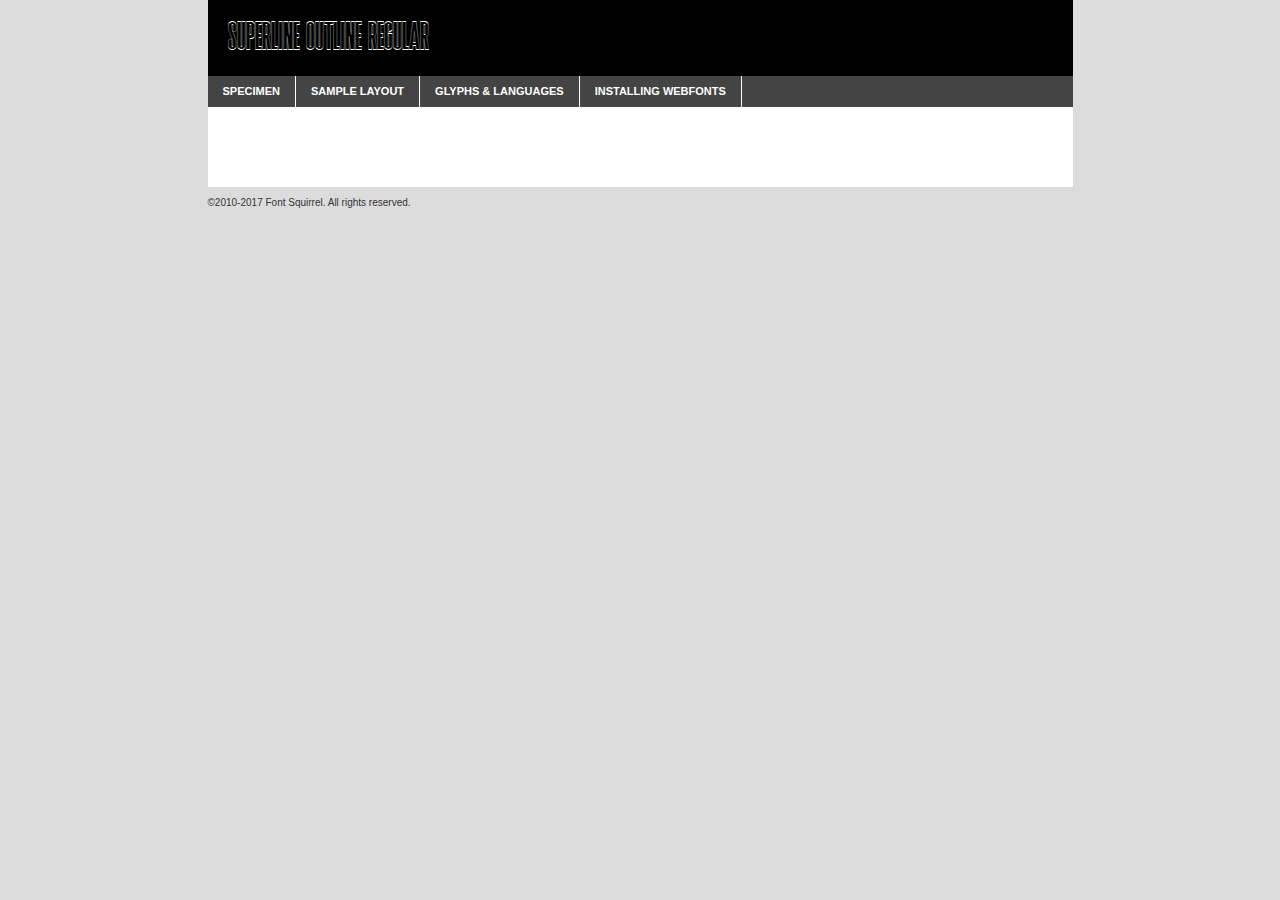
<file: font/SuperLine Font/WebFonts/superline-outline-demo.html>
<!DOCTYPE html PUBLIC "-//W3C//DTD XHTML 1.0 Transitional//EN"
	"http://www.w3.org/TR/xhtml1/DTD/xhtml1-transitional.dtd">

<html xmlns="http://www.w3.org/1999/xhtml" xml:lang="en" lang="en">
<head>
	<meta http-equiv="Content-Type" content="text/html; charset=utf-8" />
	<script src="http://ajax.googleapis.com/ajax/libs/jquery/1.7.2/jquery.min.js" type="text/javascript" charset="utf-8"></script>
	<script type="text/javascript">
	(function($){$.fn.easyTabs=function(option){var param=jQuery.extend({fadeSpeed:"fast",defaultContent:1,activeClass:'active'},option);$(this).each(function(){var thisId="#"+this.id;if(param.defaultContent==''){param.defaultContent=1;}
	if(typeof param.defaultContent=="number")
	{var defaultTab=$(thisId+" .tabs li:eq("+(param.defaultContent-1)+") a").attr('href').substr(1);}else{var defaultTab=param.defaultContent;}
	$(thisId+" .tabs li a").each(function(){var tabToHide=$(this).attr('href').substr(1);$("#"+tabToHide).addClass('easytabs-tab-content');});hideAll();changeContent(defaultTab);function hideAll(){$(thisId+" .easytabs-tab-content").hide();}
	function changeContent(tabId){hideAll();$(thisId+" .tabs li").removeClass(param.activeClass);$(thisId+" .tabs li a[href=#"+tabId+"]").closest('li').addClass(param.activeClass);if(param.fadeSpeed!="none")
	{$(thisId+" #"+tabId).fadeIn(param.fadeSpeed);}else{$(thisId+" #"+tabId).show();}}
	$(thisId+" .tabs li").click(function(){var tabId=$(this).find('a').attr('href').substr(1);changeContent(tabId);return false;});});}})(jQuery);
	</script>
	<link rel="stylesheet" href="specimen_files/specimen_stylesheet.css" type="text/css" charset="utf-8" />
	<link rel="stylesheet" href="stylesheet.css" type="text/css" charset="utf-8" />

	<style type="text/css">
					body{
				font-family: 'superlineoutline';
							}
		</style>

	<title>Superline Outline Regular Specimen</title>
	
	
	<script type="text/javascript" charset="utf-8">
		$(document).ready(function() {
			$('#container').easyTabs({defaultContent:1});
		});
	</script>
</head>

<body>
<div id="container">
	<div id="header">
		Superline Outline Regular	</div>
	<ul class="tabs">
		<li><a href="#specimen">Specimen</a></li>
		<li><a href="#layout">Sample Layout</a></li>
				<li><a href="#glyphs">Glyphs &amp; Languages</a></li>
		<li><a href="#installing">Installing Webfonts</a></li>
		
	</ul>
	
	<div id="main_content">

		
			<div id="specimen">
		
				<div class="section">
					<div class="grid12 firstcol">
						<div class="huge">AaBb</div>
					</div>
				</div>
		
				<div class="section">
					<div class="glyph_range">A&#x200B;B&#x200b;C&#x200b;D&#x200b;E&#x200b;F&#x200b;G&#x200b;H&#x200b;I&#x200b;J&#x200b;K&#x200b;L&#x200b;M&#x200b;N&#x200b;O&#x200b;P&#x200b;Q&#x200b;R&#x200b;S&#x200b;T&#x200b;U&#x200b;V&#x200b;W&#x200b;X&#x200b;Y&#x200b;Z&#x200b;a&#x200b;b&#x200b;c&#x200b;d&#x200b;e&#x200b;f&#x200b;g&#x200b;h&#x200b;i&#x200b;j&#x200b;k&#x200b;l&#x200b;m&#x200b;n&#x200b;o&#x200b;p&#x200b;q&#x200b;r&#x200b;s&#x200b;t&#x200b;u&#x200b;v&#x200b;w&#x200b;x&#x200b;y&#x200b;z&#x200b;1&#x200b;2&#x200b;3&#x200b;4&#x200b;5&#x200b;6&#x200b;7&#x200b;8&#x200b;9&#x200b;0&#x200b;&amp;&#x200b;.&#x200b;,&#x200b;?&#x200b;!&#x200b;&#64;&#x200b;(&#x200b;)&#x200b;#&#x200b;$&#x200b;%&#x200b;*&#x200b;+&#x200b;-&#x200b;=&#x200b;:&#x200b;;</div>
				</div>
				<div class="section">
					<div class="grid12 firstcol">
						<table class="sample_table">
							<tr><td>10</td><td class="size10">abcdefghijklmnopqrstuvwxyzABCDEFGHIJKLMNOPQRSTUVWXYZ0123456789abcdefghijklmnopqrstuvwxyzABCDEFGHIJKLMNOPQRSTUVWXYZ0123456789abcdefghijklmnopqrstuvwxyzABCDEFGHIJKLMNOPQRSTUVWXYZ</td></tr>
							<tr><td>11</td><td class="size11">abcdefghijklmnopqrstuvwxyzABCDEFGHIJKLMNOPQRSTUVWXYZ0123456789abcdefghijklmnopqrstuvwxyzABCDEFGHIJKLMNOPQRSTUVWXYZ0123456789abcdefghijklmnopqrstuvwxyzABCDEFGHIJKLMNOPQRSTUVWXYZ</td></tr>
							<tr><td>12</td><td class="size12">abcdefghijklmnopqrstuvwxyzABCDEFGHIJKLMNOPQRSTUVWXYZ0123456789abcdefghijklmnopqrstuvwxyzABCDEFGHIJKLMNOPQRSTUVWXYZ0123456789abcdefghijklmnopqrstuvwxyzABCDEFGHIJKLMNOPQRSTUVWXYZ</td></tr>
							<tr><td>13</td><td class="size13">abcdefghijklmnopqrstuvwxyzABCDEFGHIJKLMNOPQRSTUVWXYZ0123456789abcdefghijklmnopqrstuvwxyzABCDEFGHIJKLMNOPQRSTUVWXYZ0123456789abcdefghijklmnopqrstuvwxyzABCDEFGHIJKLMNOPQRSTUVWXYZ</td></tr>
							<tr><td>14</td><td class="size14">abcdefghijklmnopqrstuvwxyzABCDEFGHIJKLMNOPQRSTUVWXYZ0123456789abcdefghijklmnopqrstuvwxyzABCDEFGHIJKLMNOPQRSTUVWXYZ0123456789abcdefghijklmnopqrstuvwxyzABCDEFGHIJKLMNOPQRSTUVWXYZ</td></tr>
							<tr><td>16</td><td class="size16">abcdefghijklmnopqrstuvwxyzABCDEFGHIJKLMNOPQRSTUVWXYZ0123456789abcdefghijklmnopqrstuvwxyzABCDEFGHIJKLMNOPQRSTUVWXYZ</td></tr>
							<tr><td>18</td><td class="size18">abcdefghijklmnopqrstuvwxyzABCDEFGHIJKLMNOPQRSTUVWXYZ0123456789abcdefghijklmnopqrstuvwxyzABCDEFGHIJKLMNOPQRSTUVWXYZ</td></tr>
							<tr><td>20</td><td class="size20">abcdefghijklmnopqrstuvwxyzABCDEFGHIJKLMNOPQRSTUVWXYZ0123456789abcdefghijklmnopqrstuvwxyzABCDEFGHIJKLMNOPQRSTUVWXYZ</td></tr>
							<tr><td>24</td><td class="size24">abcdefghijklmnopqrstuvwxyzABCDEFGHIJKLMNOPQRSTUVWXYZ0123456789abcdefghijklmnopqrstuvwxyzABCDEFGHIJKLMNOPQRSTUVWXYZ</td></tr>
							<tr><td>30</td><td class="size30">abcdefghijklmnopqrstuvwxyzABCDEFGHIJKLMNOPQRSTUVWXYZ0123456789abcdefghijklmnopqrstuvwxyzABCDEFGHIJKLMNOPQRSTUVWXYZ</td></tr>
							<tr><td>36</td><td class="size36">abcdefghijklmnopqrstuvwxyzABCDEFGHIJKLMNOPQRSTUVWXYZ0123456789abcdefghijklmnopqrstuvwxyzABCDEFGHIJKLMNOPQRSTUVWXYZ</td></tr>
							<tr><td>48</td><td class="size48">abcdefghijklmnopqrstuvwxyzABCDEFGHIJKLMNOPQRSTUVWXYZ0123456789abcdefghijklmnopqrstuvwxyzABCDEFGHIJKLMNOPQRSTUVWXYZ</td></tr>
							<tr><td>60</td><td class="size60">abcdefghijklmnopqrstuvwxyzABCDEFGHIJKLMNOPQRSTUVWXYZ0123456789abcdefghijklmnopqrstuvwxyzABCDEFGHIJKLMNOPQRSTUVWXYZ</td></tr>
							<tr><td>72</td><td class="size72">abcdefghijklmnopqrstuvwxyzABCDEFGHIJKLMNOPQRSTUVWXYZ0123456789abcdefghijklmnopqrstuvwxyzABCDEFGHIJKLMNOPQRSTUVWXYZ</td></tr>
							<tr><td>90</td><td class="size90">abcdefghijklmnopqrstuvwxyzABCDEFGHIJKLMNOPQRSTUVWXYZ0123456789abcdefghijklmnopqrstuvwxyzABCDEFGHIJKLMNOPQRSTUVWXYZ</td></tr>
						</table>
				
					</div>
			
				</div>
		
		
		
								<div class="section" id="bodycomparison">


										<div id="xheight">
				<div class="fontbody">&#x25FC;&#x25FC;&#x25FC;&#x25FC;&#x25FC;&#x25FC;&#x25FC;&#x25FC;&#x25FC;&#x25FC;&#x25FC;&#x25FC;&#x25FC;&#x25FC;&#x25FC;&#x25FC;&#x25FC;&#x25FC;&#x25FC;&#x25FC;&#x25FC;&#x25FC;&#x25FC;&#x25FC;&#x25FC;&#x25FC;&#x25FC;&#x25FC;&#x25FC;&#x25FC;&#x25FC;&#x25FC;&#x25FC;&#x25FC;&#x25FC;&#x25FC;&#x25FC;&#x25FC;&#x25FC;&#x25FC;&#x25FC;&#x25FC;&#x25FC;&#x25FC;&#x25FC;&#x25FC;&#x25FC;&#x25FC;&#x25FC;&#x25FC;&#x25FC;&#x25FC;&#x25FC;&#x25FC;&#x25FC;&#x25FC;&#x25FC;&#x25FC;&#x25FC;&#x25FC;&#x25FC;&#x25FC;&#x25FC;&#x25FC;&#x25FC;&#x25FC;&#x25FC;&#x25FC;&#x25FC;&#x25FC;&#x25FC;&#x25FC;&#x25FC;&#x25FC;&#x25FC;&#x25FC;&#x25FC;&#x25FC;&#x25FC;&#x25FC;&#x25FC;&#x25FC;&#x25FC;&#x25FC;&#x25FC;&#x25FC;&#x25FC;&#x25FC;&#x25FC;&#x25FC;&#x25FC;&#x25FC;&#x25FC;&#x25FC;&#x25FC;&#x25FC;&#x25FC;&#x25FC;&#x25FC;body</div><div class="arialbody">body</div><div class="verdanabody">body</div><div class="georgiabody">body</div></div>
										<div class="fontbody" style="z-index:1">
											body<span>Superline Outline Regular</span>
										</div>
										<div class="arialbody" style="z-index:1">
											body<span>Arial</span>
										</div>
										<div class="verdanabody" style="z-index:1">
											body<span>Verdana</span>
										</div>
										<div class="georgiabody" style="z-index:1">
											body<span>Georgia</span>
										</div>



								</div>
		
		
				<div class="section psample psample_row1" id="">
					
					<div class="grid2 firstcol">
						<p class="size10"><span>10.</span>Aenean lacinia bibendum nulla sed consectetur. Fusce dapibus, tellus ac cursus commodo, tortor mauris condimentum nibh, ut fermentum massa justo sit amet risus. Nullam id dolor id nibh ultricies vehicula ut id elit. Cum sociis natoque penatibus et magnis dis parturient montes, nascetur ridiculus mus. Nulla vitae elit libero, a pharetra augue.</p>
			
					</div>
					<div class="grid3">
						<p class="size11"><span>11.</span>Aenean lacinia bibendum nulla sed consectetur. Fusce dapibus, tellus ac cursus commodo, tortor mauris condimentum nibh, ut fermentum massa justo sit amet risus. Nullam id dolor id nibh ultricies vehicula ut id elit. Cum sociis natoque penatibus et magnis dis parturient montes, nascetur ridiculus mus. Nulla vitae elit libero, a pharetra augue.</p>
			
					</div>
					<div class="grid3">
						<p class="size12"><span>12.</span>Aenean lacinia bibendum nulla sed consectetur. Fusce dapibus, tellus ac cursus commodo, tortor mauris condimentum nibh, ut fermentum massa justo sit amet risus. Nullam id dolor id nibh ultricies vehicula ut id elit. Cum sociis natoque penatibus et magnis dis parturient montes, nascetur ridiculus mus. Nulla vitae elit libero, a pharetra augue.</p>
			
					</div>
					<div class="grid4">
						<p class="size13"><span>13.</span>Aenean lacinia bibendum nulla sed consectetur. Fusce dapibus, tellus ac cursus commodo, tortor mauris condimentum nibh, ut fermentum massa justo sit amet risus. Nullam id dolor id nibh ultricies vehicula ut id elit. Cum sociis natoque penatibus et magnis dis parturient montes, nascetur ridiculus mus. Nulla vitae elit libero, a pharetra augue.</p>
			
					</div>
					<div class="white_blend"></div>
					
				</div>
				<div class="section psample psample_row2" id="">
					<div class="grid3 firstcol">
						<p class="size14"><span>14.</span>Aenean lacinia bibendum nulla sed consectetur. Fusce dapibus, tellus ac cursus commodo, tortor mauris condimentum nibh, ut fermentum massa justo sit amet risus. Nullam id dolor id nibh ultricies vehicula ut id elit. Cum sociis natoque penatibus et magnis dis parturient montes, nascetur ridiculus mus. Nulla vitae elit libero, a pharetra augue.</p>
			
					</div>
					<div class="grid4">
						<p class="size16"><span>16.</span>Aenean lacinia bibendum nulla sed consectetur. Fusce dapibus, tellus ac cursus commodo, tortor mauris condimentum nibh, ut fermentum massa justo sit amet risus. Nullam id dolor id nibh ultricies vehicula ut id elit. Cum sociis natoque penatibus et magnis dis parturient montes, nascetur ridiculus mus. Nulla vitae elit libero, a pharetra augue.</p>
			
					</div>
					<div class="grid5">
						<p class="size18"><span>18.</span>Aenean lacinia bibendum nulla sed consectetur. Fusce dapibus, tellus ac cursus commodo, tortor mauris condimentum nibh, ut fermentum massa justo sit amet risus. Nullam id dolor id nibh ultricies vehicula ut id elit. Cum sociis natoque penatibus et magnis dis parturient montes, nascetur ridiculus mus. Nulla vitae elit libero, a pharetra augue.</p>
			
					</div>

					<div class="white_blend"></div>

				</div>
				
				<div class="section psample psample_row3" id="">
					<div class="grid5 firstcol">
						<p class="size20"><span>20.</span>Aenean lacinia bibendum nulla sed consectetur. Fusce dapibus, tellus ac cursus commodo, tortor mauris condimentum nibh, ut fermentum massa justo sit amet risus. Nullam id dolor id nibh ultricies vehicula ut id elit. Cum sociis natoque penatibus et magnis dis parturient montes, nascetur ridiculus mus. Nulla vitae elit libero, a pharetra augue.</p>
					</div>
					<div class="grid7">
						<p class="size24"><span>24.</span>Aenean lacinia bibendum nulla sed consectetur. Fusce dapibus, tellus ac cursus commodo, tortor mauris condimentum nibh, ut fermentum massa justo sit amet risus. Nullam id dolor id nibh ultricies vehicula ut id elit. Cum sociis natoque penatibus et magnis dis parturient montes, nascetur ridiculus mus. Nulla vitae elit libero, a pharetra augue.</p>
					</div>
					
					<div class="white_blend"></div>
					
				</div>
				
				<div class="section psample psample_row4" id="">
					<div class="grid12 firstcol">
						<p class="size30"><span>30.</span>Aenean lacinia bibendum nulla sed consectetur. Fusce dapibus, tellus ac cursus commodo, tortor mauris condimentum nibh, ut fermentum massa justo sit amet risus. Nullam id dolor id nibh ultricies vehicula ut id elit. Cum sociis natoque penatibus et magnis dis parturient montes, nascetur ridiculus mus. Nulla vitae elit libero, a pharetra augue.</p>
					</div>
					<div class="white_blend"></div>
					
				</div>
				
				
				
				<div class="section psample psample_row1 fullreverse">
					<div class="grid2 firstcol">
						<p class="size10"><span>10.</span>Aenean lacinia bibendum nulla sed consectetur. Fusce dapibus, tellus ac cursus commodo, tortor mauris condimentum nibh, ut fermentum massa justo sit amet risus. Nullam id dolor id nibh ultricies vehicula ut id elit. Cum sociis natoque penatibus et magnis dis parturient montes, nascetur ridiculus mus. Nulla vitae elit libero, a pharetra augue.</p>
			
					</div>
					<div class="grid3">
						<p class="size11"><span>11.</span>Aenean lacinia bibendum nulla sed consectetur. Fusce dapibus, tellus ac cursus commodo, tortor mauris condimentum nibh, ut fermentum massa justo sit amet risus. Nullam id dolor id nibh ultricies vehicula ut id elit. Cum sociis natoque penatibus et magnis dis parturient montes, nascetur ridiculus mus. Nulla vitae elit libero, a pharetra augue.</p>
			
					</div>
					<div class="grid3">
						<p class="size12"><span>12.</span>Aenean lacinia bibendum nulla sed consectetur. Fusce dapibus, tellus ac cursus commodo, tortor mauris condimentum nibh, ut fermentum massa justo sit amet risus. Nullam id dolor id nibh ultricies vehicula ut id elit. Cum sociis natoque penatibus et magnis dis parturient montes, nascetur ridiculus mus. Nulla vitae elit libero, a pharetra augue.</p>
			
					</div>
					<div class="grid4">
						<p class="size13"><span>13.</span>Aenean lacinia bibendum nulla sed consectetur. Fusce dapibus, tellus ac cursus commodo, tortor mauris condimentum nibh, ut fermentum massa justo sit amet risus. Nullam id dolor id nibh ultricies vehicula ut id elit. Cum sociis natoque penatibus et magnis dis parturient montes, nascetur ridiculus mus. Nulla vitae elit libero, a pharetra augue.</p>
			
					</div>
					<div class="black_blend"></div>
					
				</div>
				
				<div class="section psample psample_row2 fullreverse">
					<div class="grid3 firstcol">
						<p class="size14"><span>14.</span>Aenean lacinia bibendum nulla sed consectetur. Fusce dapibus, tellus ac cursus commodo, tortor mauris condimentum nibh, ut fermentum massa justo sit amet risus. Nullam id dolor id nibh ultricies vehicula ut id elit. Cum sociis natoque penatibus et magnis dis parturient montes, nascetur ridiculus mus. Nulla vitae elit libero, a pharetra augue.</p>
			
					</div>
					<div class="grid4">
						<p class="size16"><span>16.</span>Aenean lacinia bibendum nulla sed consectetur. Fusce dapibus, tellus ac cursus commodo, tortor mauris condimentum nibh, ut fermentum massa justo sit amet risus. Nullam id dolor id nibh ultricies vehicula ut id elit. Cum sociis natoque penatibus et magnis dis parturient montes, nascetur ridiculus mus. Nulla vitae elit libero, a pharetra augue.</p>
			
					</div>
					<div class="grid5">
						<p class="size18"><span>18.</span>Aenean lacinia bibendum nulla sed consectetur. Fusce dapibus, tellus ac cursus commodo, tortor mauris condimentum nibh, ut fermentum massa justo sit amet risus. Nullam id dolor id nibh ultricies vehicula ut id elit. Cum sociis natoque penatibus et magnis dis parturient montes, nascetur ridiculus mus. Nulla vitae elit libero, a pharetra augue.</p>
			
					</div>
					<div class="black_blend"></div>

				</div>
				
				<div class="section psample fullreverse psample_row3" id="">
					<div class="grid5 firstcol">
						<p class="size20"><span>20.</span>Aenean lacinia bibendum nulla sed consectetur. Fusce dapibus, tellus ac cursus commodo, tortor mauris condimentum nibh, ut fermentum massa justo sit amet risus. Nullam id dolor id nibh ultricies vehicula ut id elit. Cum sociis natoque penatibus et magnis dis parturient montes, nascetur ridiculus mus. Nulla vitae elit libero, a pharetra augue.</p>
					</div>
					<div class="grid7">
						<p class="size24"><span>24.</span>Aenean lacinia bibendum nulla sed consectetur. Fusce dapibus, tellus ac cursus commodo, tortor mauris condimentum nibh, ut fermentum massa justo sit amet risus. Nullam id dolor id nibh ultricies vehicula ut id elit. Cum sociis natoque penatibus et magnis dis parturient montes, nascetur ridiculus mus. Nulla vitae elit libero, a pharetra augue.</p>
					</div>
					
					<div class="black_blend"></div>
					
				</div>
				
				<div class="section psample fullreverse psample_row4" id="" style="border-bottom: 20px #000 solid;">
					<div class="grid12 firstcol">
						<p class="size30"><span>30.</span>Aenean lacinia bibendum nulla sed consectetur. Fusce dapibus, tellus ac cursus commodo, tortor mauris condimentum nibh, ut fermentum massa justo sit amet risus. Nullam id dolor id nibh ultricies vehicula ut id elit. Cum sociis natoque penatibus et magnis dis parturient montes, nascetur ridiculus mus. Nulla vitae elit libero, a pharetra augue.</p>
					</div>
					<div class="black_blend"></div>
					
				</div>
				
				
				
				
			</div>
			
			<div id="layout">
				
				<div class="section">
					
					<div class="grid12 firstcol">
						<h1>Lorem Ipsum Dolor</h1>
						<h2>Etiam porta sem malesuada magna mollis euismod</h2>
						
						<p class="byline">By <a href="#link">Aenean Lacinia</a></p>
					</div>
				</div>
				<div class="section">
					<div class="grid8 firstcol">
						<p class="large">Donec sed odio dui. Morbi leo risus, porta ac consectetur ac, vestibulum at eros. Fusce dapibus, tellus ac cursus commodo, tortor mauris condimentum nibh, ut fermentum massa justo sit amet risus. </p>

						
						<h3>Pellentesque ornare sem</h3>

						<p>Maecenas sed diam eget risus varius blandit sit amet non magna. Maecenas faucibus mollis interdum. Donec ullamcorper nulla non metus auctor fringilla. Nullam id dolor id nibh ultricies vehicula ut id elit. Nullam id dolor id nibh ultricies vehicula ut id elit. </p>

						<p>Aenean eu leo quam. Pellentesque ornare sem lacinia quam venenatis vestibulum. Lorem ipsum dolor sit amet, consectetur adipiscing elit. Cum sociis natoque penatibus et magnis dis parturient montes, nascetur ridiculus mus. </p>

						<p>Nulla vitae elit libero, a pharetra augue. Praesent commodo cursus magna, vel scelerisque nisl consectetur et. Aenean lacinia bibendum nulla sed consectetur. </p>

						<p>Nullam quis risus eget urna mollis ornare vel eu leo. Nullam quis risus eget urna mollis ornare vel eu leo. Maecenas sed diam eget risus varius blandit sit amet non magna. Donec ullamcorper nulla non metus auctor fringilla. </p>

						<h3>Cras mattis consectetur</h3>

						<p>Aenean eu leo quam. Pellentesque ornare sem lacinia quam venenatis vestibulum. Aenean lacinia bibendum nulla sed consectetur. Integer posuere erat a ante venenatis dapibus posuere velit aliquet. Cras mattis consectetur purus sit amet fermentum. </p>

						<p>Nullam id dolor id nibh ultricies vehicula ut id elit. Nullam quis risus eget urna mollis ornare vel eu leo. Cras mattis consectetur purus sit amet fermentum.</p>
					</div>
					
					<div class="grid4 sidebar">
						
						<div class="box reverse">
							<p class="last">Nullam quis risus eget urna mollis ornare vel eu leo. Donec ullamcorper nulla non metus auctor fringilla. Cras mattis consectetur purus sit amet fermentum. Sed posuere consectetur est at lobortis. Lorem ipsum dolor sit amet, consectetur adipiscing elit. </p>
						</div>
						
						<p class="caption">Maecenas sed diam eget risus varius.</p>

						<p>Vestibulum id ligula porta felis euismod semper. Integer posuere erat a ante venenatis dapibus posuere velit aliquet. Vestibulum id ligula porta felis euismod semper. Sed posuere consectetur est at lobortis. Maecenas sed diam eget risus varius blandit sit amet non magna. Fusce dapibus, tellus ac cursus commodo, tortor mauris condimentum nibh, ut fermentum massa justo sit amet risus. </p>

					

						<p>Duis mollis, est non commodo luctus, nisi erat porttitor ligula, eget lacinia odio sem nec elit. Aenean lacinia bibendum nulla sed consectetur. Vivamus sagittis lacus vel augue laoreet rutrum faucibus dolor auctor. Aenean lacinia bibendum nulla sed consectetur. Nullam quis risus eget urna mollis ornare vel eu leo. </p>

						<p>Praesent commodo cursus magna, vel scelerisque nisl consectetur et. Donec ullamcorper nulla non metus auctor fringilla. Maecenas faucibus mollis interdum. Fusce dapibus, tellus ac cursus commodo, tortor mauris condimentum nibh, ut fermentum massa justo sit amet risus. </p>

					</div>
				</div>
				
			</div>


			



		<div id="glyphs">
			<div class="section">
				<div class="grid12 firstcol">
			
				<h1>Language Support</h1>
				<p>The subset of Superline Outline Regular in this kit supports the following languages:<br />
			
					Albanian, Basque, Breton, Chamorro, Danish, Dutch, English, Faroese, Finnish, French, Frisian, Galician, German, Icelandic, Italian, Malagasy, Norwegian, Portuguese, Spanish, Alsatian, Aragonese, Arapaho, Arrernte, Asturian, Aymara, Bislama, Cebuano, Corsican, Fijian, French_creole, Genoese, Gilbertese, Greenlandic, Haitian_creole, Hiligaynon, Hmong, Hopi, Ibanag, Iloko_ilokano, Indonesian, Interglossa_glosa, Interlingua, Irish_gaelic, Jerriais, Lojban, Lombard, Luxembourgeois, Manx, Mohawk, Norfolk_pitcairnese, Occitan, Oromo, Pangasinan, Papiamento, Piedmontese, Potawatomi, Rhaeto-romance, Romansh, Rotokas, Sami_lule, Samoan, Sardinian, Scots_gaelic, Seychelles_creole, Shona, Sicilian, Somali, Southern_ndebele, Swahili, Swati_swazi, Tagalog_filipino_pilipino, Tetum, Tok_pisin, Uyghur_latinized, Volapuk, Walloon, Warlpiri, Xhosa, Yapese, Zulu, Latinbasic, Ubasic, Demo				</p>
				<h1>Glyph Chart</h1>
				<p>The subset of Superline Outline Regular in this kit includes all the glyphs listed below. Unicode entities are included above each glyph to help you insert individual characters into your layout.</p>
				<div id="glyph_chart">
			
																				 <div><p>&amp;#32;</p>&#32;</div>
																				 <div><p>&amp;#33;</p>&#33;</div>
																				 <div><p>&amp;#34;</p>&#34;</div>
																				 <div><p>&amp;#35;</p>&#35;</div>
																				 <div><p>&amp;#36;</p>&#36;</div>
																				 <div><p>&amp;#37;</p>&#37;</div>
																				 <div><p>&amp;#38;</p>&#38;</div>
																				 <div><p>&amp;#39;</p>&#39;</div>
																				 <div><p>&amp;#40;</p>&#40;</div>
																				 <div><p>&amp;#41;</p>&#41;</div>
																				 <div><p>&amp;#42;</p>&#42;</div>
																				 <div><p>&amp;#43;</p>&#43;</div>
																				 <div><p>&amp;#44;</p>&#44;</div>
																				 <div><p>&amp;#45;</p>&#45;</div>
																				 <div><p>&amp;#46;</p>&#46;</div>
																				 <div><p>&amp;#47;</p>&#47;</div>
																				 <div><p>&amp;#48;</p>&#48;</div>
																				 <div><p>&amp;#49;</p>&#49;</div>
																				 <div><p>&amp;#50;</p>&#50;</div>
																				 <div><p>&amp;#51;</p>&#51;</div>
																				 <div><p>&amp;#52;</p>&#52;</div>
																				 <div><p>&amp;#53;</p>&#53;</div>
																				 <div><p>&amp;#54;</p>&#54;</div>
																				 <div><p>&amp;#55;</p>&#55;</div>
																				 <div><p>&amp;#56;</p>&#56;</div>
																				 <div><p>&amp;#57;</p>&#57;</div>
																				 <div><p>&amp;#58;</p>&#58;</div>
																				 <div><p>&amp;#59;</p>&#59;</div>
																				 <div><p>&amp;#60;</p>&#60;</div>
																				 <div><p>&amp;#61;</p>&#61;</div>
																				 <div><p>&amp;#62;</p>&#62;</div>
																				 <div><p>&amp;#63;</p>&#63;</div>
																				 <div><p>&amp;#64;</p>&#64;</div>
																				 <div><p>&amp;#65;</p>&#65;</div>
																				 <div><p>&amp;#66;</p>&#66;</div>
																				 <div><p>&amp;#67;</p>&#67;</div>
																				 <div><p>&amp;#68;</p>&#68;</div>
																				 <div><p>&amp;#69;</p>&#69;</div>
																				 <div><p>&amp;#70;</p>&#70;</div>
																				 <div><p>&amp;#71;</p>&#71;</div>
																				 <div><p>&amp;#72;</p>&#72;</div>
																				 <div><p>&amp;#73;</p>&#73;</div>
																				 <div><p>&amp;#74;</p>&#74;</div>
																				 <div><p>&amp;#75;</p>&#75;</div>
																				 <div><p>&amp;#76;</p>&#76;</div>
																				 <div><p>&amp;#77;</p>&#77;</div>
																				 <div><p>&amp;#78;</p>&#78;</div>
																				 <div><p>&amp;#79;</p>&#79;</div>
																				 <div><p>&amp;#80;</p>&#80;</div>
																				 <div><p>&amp;#81;</p>&#81;</div>
																				 <div><p>&amp;#82;</p>&#82;</div>
																				 <div><p>&amp;#83;</p>&#83;</div>
																				 <div><p>&amp;#84;</p>&#84;</div>
																				 <div><p>&amp;#85;</p>&#85;</div>
																				 <div><p>&amp;#86;</p>&#86;</div>
																				 <div><p>&amp;#87;</p>&#87;</div>
																				 <div><p>&amp;#88;</p>&#88;</div>
																				 <div><p>&amp;#89;</p>&#89;</div>
																				 <div><p>&amp;#90;</p>&#90;</div>
																				 <div><p>&amp;#91;</p>&#91;</div>
																				 <div><p>&amp;#92;</p>&#92;</div>
																				 <div><p>&amp;#93;</p>&#93;</div>
																				 <div><p>&amp;#94;</p>&#94;</div>
																				 <div><p>&amp;#95;</p>&#95;</div>
																				 <div><p>&amp;#96;</p>&#96;</div>
																				 <div><p>&amp;#97;</p>&#97;</div>
																				 <div><p>&amp;#98;</p>&#98;</div>
																				 <div><p>&amp;#99;</p>&#99;</div>
																				 <div><p>&amp;#100;</p>&#100;</div>
																				 <div><p>&amp;#101;</p>&#101;</div>
																				 <div><p>&amp;#102;</p>&#102;</div>
																				 <div><p>&amp;#103;</p>&#103;</div>
																				 <div><p>&amp;#104;</p>&#104;</div>
																				 <div><p>&amp;#105;</p>&#105;</div>
																				 <div><p>&amp;#106;</p>&#106;</div>
																				 <div><p>&amp;#107;</p>&#107;</div>
																				 <div><p>&amp;#108;</p>&#108;</div>
																				 <div><p>&amp;#109;</p>&#109;</div>
																				 <div><p>&amp;#110;</p>&#110;</div>
																				 <div><p>&amp;#111;</p>&#111;</div>
																				 <div><p>&amp;#112;</p>&#112;</div>
																				 <div><p>&amp;#113;</p>&#113;</div>
																				 <div><p>&amp;#114;</p>&#114;</div>
																				 <div><p>&amp;#115;</p>&#115;</div>
																				 <div><p>&amp;#116;</p>&#116;</div>
																				 <div><p>&amp;#117;</p>&#117;</div>
																				 <div><p>&amp;#118;</p>&#118;</div>
																				 <div><p>&amp;#119;</p>&#119;</div>
																				 <div><p>&amp;#120;</p>&#120;</div>
																				 <div><p>&amp;#121;</p>&#121;</div>
																				 <div><p>&amp;#122;</p>&#122;</div>
																				 <div><p>&amp;#123;</p>&#123;</div>
																				 <div><p>&amp;#124;</p>&#124;</div>
																				 <div><p>&amp;#125;</p>&#125;</div>
																				 <div><p>&amp;#126;</p>&#126;</div>
																				 <div><p>&amp;#160;</p>&#160;</div>
																				 <div><p>&amp;#161;</p>&#161;</div>
																				 <div><p>&amp;#162;</p>&#162;</div>
																				 <div><p>&amp;#163;</p>&#163;</div>
																				 <div><p>&amp;#164;</p>&#164;</div>
																				 <div><p>&amp;#165;</p>&#165;</div>
																				 <div><p>&amp;#166;</p>&#166;</div>
																				 <div><p>&amp;#167;</p>&#167;</div>
																				 <div><p>&amp;#168;</p>&#168;</div>
																				 <div><p>&amp;#169;</p>&#169;</div>
																				 <div><p>&amp;#171;</p>&#171;</div>
																				 <div><p>&amp;#172;</p>&#172;</div>
																				 <div><p>&amp;#173;</p>&#173;</div>
																				 <div><p>&amp;#174;</p>&#174;</div>
																				 <div><p>&amp;#175;</p>&#175;</div>
																				 <div><p>&amp;#176;</p>&#176;</div>
																				 <div><p>&amp;#177;</p>&#177;</div>
																				 <div><p>&amp;#180;</p>&#180;</div>
																				 <div><p>&amp;#182;</p>&#182;</div>
																				 <div><p>&amp;#183;</p>&#183;</div>
																				 <div><p>&amp;#184;</p>&#184;</div>
																				 <div><p>&amp;#187;</p>&#187;</div>
																				 <div><p>&amp;#191;</p>&#191;</div>
																				 <div><p>&amp;#192;</p>&#192;</div>
																				 <div><p>&amp;#193;</p>&#193;</div>
																				 <div><p>&amp;#194;</p>&#194;</div>
																				 <div><p>&amp;#195;</p>&#195;</div>
																				 <div><p>&amp;#196;</p>&#196;</div>
																				 <div><p>&amp;#197;</p>&#197;</div>
																				 <div><p>&amp;#198;</p>&#198;</div>
																				 <div><p>&amp;#199;</p>&#199;</div>
																				 <div><p>&amp;#200;</p>&#200;</div>
																				 <div><p>&amp;#201;</p>&#201;</div>
																				 <div><p>&amp;#202;</p>&#202;</div>
																				 <div><p>&amp;#203;</p>&#203;</div>
																				 <div><p>&amp;#204;</p>&#204;</div>
																				 <div><p>&amp;#205;</p>&#205;</div>
																				 <div><p>&amp;#206;</p>&#206;</div>
																				 <div><p>&amp;#207;</p>&#207;</div>
																				 <div><p>&amp;#208;</p>&#208;</div>
																				 <div><p>&amp;#209;</p>&#209;</div>
																				 <div><p>&amp;#210;</p>&#210;</div>
																				 <div><p>&amp;#211;</p>&#211;</div>
																				 <div><p>&amp;#212;</p>&#212;</div>
																				 <div><p>&amp;#213;</p>&#213;</div>
																				 <div><p>&amp;#214;</p>&#214;</div>
																				 <div><p>&amp;#215;</p>&#215;</div>
																				 <div><p>&amp;#216;</p>&#216;</div>
																				 <div><p>&amp;#217;</p>&#217;</div>
																				 <div><p>&amp;#218;</p>&#218;</div>
																				 <div><p>&amp;#219;</p>&#219;</div>
																				 <div><p>&amp;#220;</p>&#220;</div>
																				 <div><p>&amp;#221;</p>&#221;</div>
																				 <div><p>&amp;#222;</p>&#222;</div>
																				 <div><p>&amp;#223;</p>&#223;</div>
																				 <div><p>&amp;#224;</p>&#224;</div>
																				 <div><p>&amp;#225;</p>&#225;</div>
																				 <div><p>&amp;#226;</p>&#226;</div>
																				 <div><p>&amp;#227;</p>&#227;</div>
																				 <div><p>&amp;#228;</p>&#228;</div>
																				 <div><p>&amp;#229;</p>&#229;</div>
																				 <div><p>&amp;#230;</p>&#230;</div>
																				 <div><p>&amp;#231;</p>&#231;</div>
																				 <div><p>&amp;#232;</p>&#232;</div>
																				 <div><p>&amp;#233;</p>&#233;</div>
																				 <div><p>&amp;#234;</p>&#234;</div>
																				 <div><p>&amp;#235;</p>&#235;</div>
																				 <div><p>&amp;#236;</p>&#236;</div>
																				 <div><p>&amp;#237;</p>&#237;</div>
																				 <div><p>&amp;#238;</p>&#238;</div>
																				 <div><p>&amp;#239;</p>&#239;</div>
																				 <div><p>&amp;#240;</p>&#240;</div>
																				 <div><p>&amp;#241;</p>&#241;</div>
																				 <div><p>&amp;#242;</p>&#242;</div>
																				 <div><p>&amp;#243;</p>&#243;</div>
																				 <div><p>&amp;#244;</p>&#244;</div>
																				 <div><p>&amp;#245;</p>&#245;</div>
																				 <div><p>&amp;#246;</p>&#246;</div>
																				 <div><p>&amp;#247;</p>&#247;</div>
																				 <div><p>&amp;#248;</p>&#248;</div>
																				 <div><p>&amp;#249;</p>&#249;</div>
																				 <div><p>&amp;#250;</p>&#250;</div>
																				 <div><p>&amp;#251;</p>&#251;</div>
																				 <div><p>&amp;#252;</p>&#252;</div>
																				 <div><p>&amp;#253;</p>&#253;</div>
																				 <div><p>&amp;#254;</p>&#254;</div>
																				 <div><p>&amp;#255;</p>&#255;</div>
																				 <div><p>&amp;#338;</p>&#338;</div>
																				 <div><p>&amp;#339;</p>&#339;</div>
																				 <div><p>&amp;#376;</p>&#376;</div>
																				 <div><p>&amp;#710;</p>&#710;</div>
																				 <div><p>&amp;#732;</p>&#732;</div>
																				 <div><p>&amp;#8192;</p>&#8192;</div>
																				 <div><p>&amp;#8193;</p>&#8193;</div>
																				 <div><p>&amp;#8194;</p>&#8194;</div>
																				 <div><p>&amp;#8195;</p>&#8195;</div>
																				 <div><p>&amp;#8196;</p>&#8196;</div>
																				 <div><p>&amp;#8197;</p>&#8197;</div>
																				 <div><p>&amp;#8198;</p>&#8198;</div>
																				 <div><p>&amp;#8199;</p>&#8199;</div>
																				 <div><p>&amp;#8200;</p>&#8200;</div>
																				 <div><p>&amp;#8201;</p>&#8201;</div>
																				 <div><p>&amp;#8202;</p>&#8202;</div>
																				 <div><p>&amp;#8208;</p>&#8208;</div>
																				 <div><p>&amp;#8209;</p>&#8209;</div>
																				 <div><p>&amp;#8210;</p>&#8210;</div>
																				 <div><p>&amp;#8211;</p>&#8211;</div>
																				 <div><p>&amp;#8212;</p>&#8212;</div>
																				 <div><p>&amp;#8216;</p>&#8216;</div>
																				 <div><p>&amp;#8217;</p>&#8217;</div>
																				 <div><p>&amp;#8218;</p>&#8218;</div>
																				 <div><p>&amp;#8220;</p>&#8220;</div>
																				 <div><p>&amp;#8221;</p>&#8221;</div>
																				 <div><p>&amp;#8222;</p>&#8222;</div>
																				 <div><p>&amp;#8226;</p>&#8226;</div>
																				 <div><p>&amp;#8230;</p>&#8230;</div>
																				 <div><p>&amp;#8239;</p>&#8239;</div>
																				 <div><p>&amp;#8249;</p>&#8249;</div>
																				 <div><p>&amp;#8250;</p>&#8250;</div>
																				 <div><p>&amp;#8287;</p>&#8287;</div>
																				 <div><p>&amp;#8364;</p>&#8364;</div>
																				 <div><p>&amp;#8482;</p>&#8482;</div>
																				 <div><p>&amp;#9724;</p>&#9724;</div>
																																																</div>	
				</div>
		
		
			</div>
		</div>
		
		
		<div id="specs">
			
		</div>
	
		<div id="installing">
			<div class="section">
				<div class="grid7 firstcol">
					<h1>Installing Webfonts</h1>
					
					<p>Webfonts are supported by all major browser platforms but not all in the same way. There are currently four different font formats that must be included in order to target all browsers. This includes TTF, WOFF, EOT and SVG.</p>
					
					<h2>1. Upload your webfonts</h2>
					<p>You must upload your webfont kit to your website. They should be in or near the same directory as your CSS files.</p>
					
					<h2>2. Include the webfont stylesheet</h2>
					<p>A special CSS @font-face declaration helps the various browsers select the appropriate font it needs without causing you a bunch of headaches. Learn more about this syntax by reading the <a href="https://www.fontspring.com/blog/further-hardening-of-the-bulletproof-syntax">Fontspring blog post</a> about it. The code for it is as follows:</p>


<code>
@font-face{ 
	font-family: 'MyWebFont';
	src: url('WebFont.eot');
	src: url('WebFont.eot?#iefix') format('embedded-opentype'),
	     url('WebFont.woff') format('woff'),
	     url('WebFont.ttf') format('truetype'),
	     url('WebFont.svg#webfont') format('svg');
}
</code>

	<p>We've already gone ahead and generated the code for you. All you have to do is link to the stylesheet in your HTML, like this:</p>
	<code>&lt;link rel=&quot;stylesheet&quot; href=&quot;stylesheet.css&quot; type=&quot;text/css&quot; charset=&quot;utf-8&quot; /&gt;</code>

					<h2>3. Modify your own stylesheet</h2>
					<p>To take advantage of your new fonts, you must tell your stylesheet to use them. Look at the original @font-face declaration above and find the property called "font-family." The name linked there will be what you use to reference the font. Prepend that webfont name to the font stack in the "font-family" property, inside the selector you want to change. For example:</p>
<code>p { font-family: 'WebFont', Arial, sans-serif; }</code>

<h2>4. Test</h2>
<p>Getting webfonts to work cross-browser <em>can</em> be tricky. Use the information in the sidebar to help you if you find that fonts aren't loading in a particular browser.</p>
				</div>
				
				<div class="grid5 sidebar">
					<div class="box">
						<h2>Troubleshooting<br />Font-Face Problems</h2>
						<p>Having trouble getting your webfonts to load in your new website? Here are some tips to sort out what might be the problem.</p>

						<h3>Fonts not showing in any browser</h3>

						<p>This sounds like you need to work on the plumbing. You either did not upload the fonts to the correct directory, or you did not link the fonts properly in the CSS. If you've confirmed that all this is correct and you still have a problem, take a look at your .htaccess file and see if requests are getting intercepted.</p>

						<h3>Fonts not loading in iPhone or iPad</h3>

						<p>The most common problem here is that you are serving the fonts from an IIS server. IIS refuses to serve files that have unknown MIME types. If that is the case, you must set the MIME type for SVG to "image/svg+xml" in the server settings. Follow these instructions from Microsoft if you need help.</p>

						<h3>Fonts not loading in Firefox</h3>

						<p>The primary reason for this failure? You are still using a version Firefox older than 3.5. So upgrade already! If that isn't it, then you are very likely serving fonts from a different domain. Firefox requires that all font assets be served from the same domain. Lastly it is possible that you need to add WOFF to your list of MIME types (if you are serving via IIS.)</p>

						<h3>Fonts not loading in IE</h3>

						<p>Are you looking at Internet Explorer on an actual Windows machine or are you cheating by using a service like Adobe BrowserLab? Many of these screenshot services do not render @font-face for IE. Best to test it on a real machine.</p>

						<h3>Fonts not loading in IE9</h3>

						<p>IE9, like Firefox, requires that fonts be served from the same domain as the website. Make sure that is the case.</p>
					</div>
				</div>
			</div>
			
		</div>
	
	</div>
	<div id="footer">
		<p>&copy;2010-2017 Font Squirrel. All rights reserved.</p>
	</div>
</div>
</body>
</html>
</file>
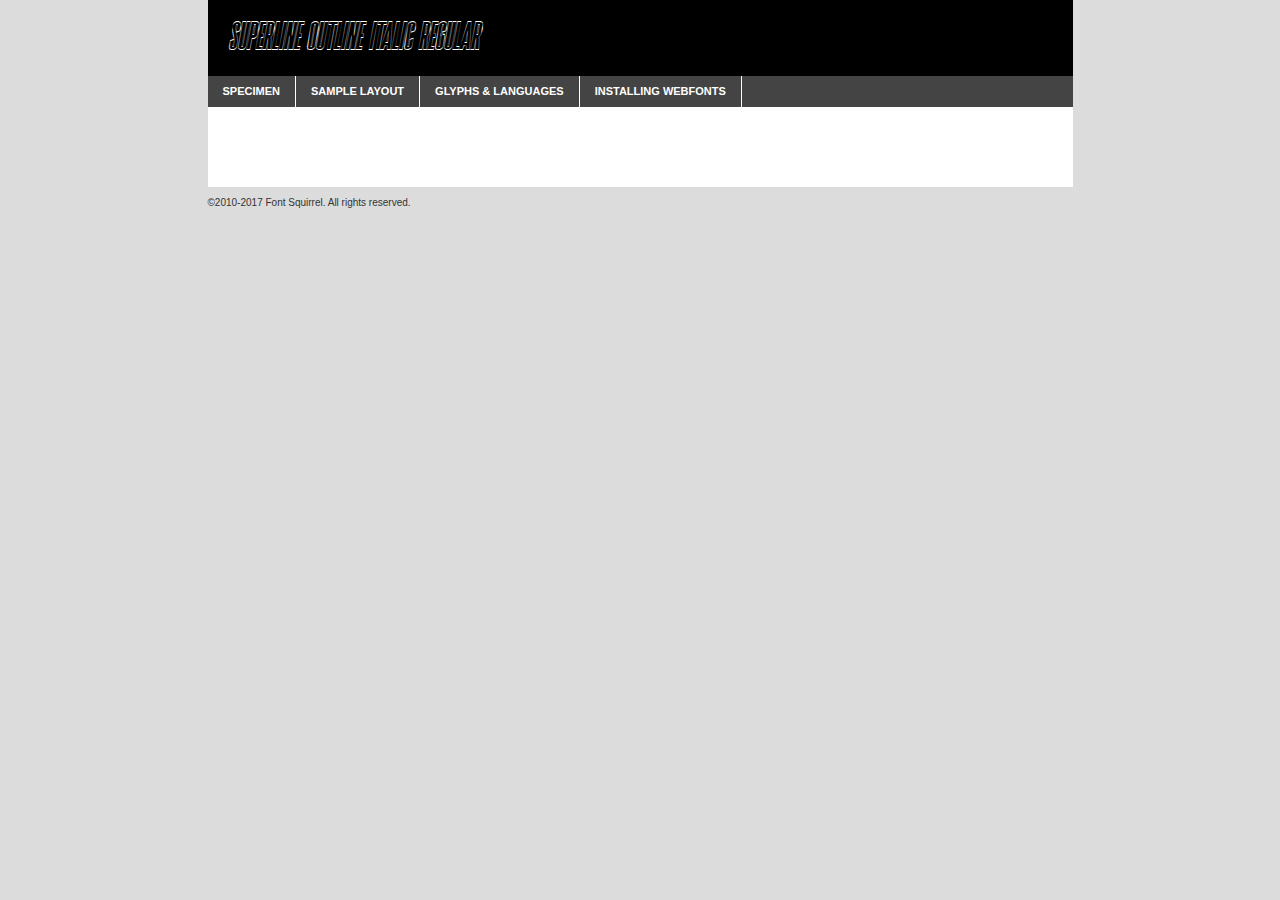
<file: font/SuperLine Font/WebFonts/superline-outlineitalic-demo.html>
<!DOCTYPE html PUBLIC "-//W3C//DTD XHTML 1.0 Transitional//EN"
	"http://www.w3.org/TR/xhtml1/DTD/xhtml1-transitional.dtd">

<html xmlns="http://www.w3.org/1999/xhtml" xml:lang="en" lang="en">
<head>
	<meta http-equiv="Content-Type" content="text/html; charset=utf-8" />
	<script src="http://ajax.googleapis.com/ajax/libs/jquery/1.7.2/jquery.min.js" type="text/javascript" charset="utf-8"></script>
	<script type="text/javascript">
	(function($){$.fn.easyTabs=function(option){var param=jQuery.extend({fadeSpeed:"fast",defaultContent:1,activeClass:'active'},option);$(this).each(function(){var thisId="#"+this.id;if(param.defaultContent==''){param.defaultContent=1;}
	if(typeof param.defaultContent=="number")
	{var defaultTab=$(thisId+" .tabs li:eq("+(param.defaultContent-1)+") a").attr('href').substr(1);}else{var defaultTab=param.defaultContent;}
	$(thisId+" .tabs li a").each(function(){var tabToHide=$(this).attr('href').substr(1);$("#"+tabToHide).addClass('easytabs-tab-content');});hideAll();changeContent(defaultTab);function hideAll(){$(thisId+" .easytabs-tab-content").hide();}
	function changeContent(tabId){hideAll();$(thisId+" .tabs li").removeClass(param.activeClass);$(thisId+" .tabs li a[href=#"+tabId+"]").closest('li').addClass(param.activeClass);if(param.fadeSpeed!="none")
	{$(thisId+" #"+tabId).fadeIn(param.fadeSpeed);}else{$(thisId+" #"+tabId).show();}}
	$(thisId+" .tabs li").click(function(){var tabId=$(this).find('a').attr('href').substr(1);changeContent(tabId);return false;});});}})(jQuery);
	</script>
	<link rel="stylesheet" href="specimen_files/specimen_stylesheet.css" type="text/css" charset="utf-8" />
	<link rel="stylesheet" href="stylesheet.css" type="text/css" charset="utf-8" />

	<style type="text/css">
					body{
				font-family: 'superlineoutline_italic';
							}
		</style>

	<title>Superline Outline Italic Regular Specimen</title>
	
	
	<script type="text/javascript" charset="utf-8">
		$(document).ready(function() {
			$('#container').easyTabs({defaultContent:1});
		});
	</script>
</head>

<body>
<div id="container">
	<div id="header">
		Superline Outline Italic Regular	</div>
	<ul class="tabs">
		<li><a href="#specimen">Specimen</a></li>
		<li><a href="#layout">Sample Layout</a></li>
				<li><a href="#glyphs">Glyphs &amp; Languages</a></li>
		<li><a href="#installing">Installing Webfonts</a></li>
		
	</ul>
	
	<div id="main_content">

		
			<div id="specimen">
		
				<div class="section">
					<div class="grid12 firstcol">
						<div class="huge">AaBb</div>
					</div>
				</div>
		
				<div class="section">
					<div class="glyph_range">A&#x200B;B&#x200b;C&#x200b;D&#x200b;E&#x200b;F&#x200b;G&#x200b;H&#x200b;I&#x200b;J&#x200b;K&#x200b;L&#x200b;M&#x200b;N&#x200b;O&#x200b;P&#x200b;Q&#x200b;R&#x200b;S&#x200b;T&#x200b;U&#x200b;V&#x200b;W&#x200b;X&#x200b;Y&#x200b;Z&#x200b;a&#x200b;b&#x200b;c&#x200b;d&#x200b;e&#x200b;f&#x200b;g&#x200b;h&#x200b;i&#x200b;j&#x200b;k&#x200b;l&#x200b;m&#x200b;n&#x200b;o&#x200b;p&#x200b;q&#x200b;r&#x200b;s&#x200b;t&#x200b;u&#x200b;v&#x200b;w&#x200b;x&#x200b;y&#x200b;z&#x200b;1&#x200b;2&#x200b;3&#x200b;4&#x200b;5&#x200b;6&#x200b;7&#x200b;8&#x200b;9&#x200b;0&#x200b;&amp;&#x200b;.&#x200b;,&#x200b;?&#x200b;!&#x200b;&#64;&#x200b;(&#x200b;)&#x200b;#&#x200b;$&#x200b;%&#x200b;*&#x200b;+&#x200b;-&#x200b;=&#x200b;:&#x200b;;</div>
				</div>
				<div class="section">
					<div class="grid12 firstcol">
						<table class="sample_table">
							<tr><td>10</td><td class="size10">abcdefghijklmnopqrstuvwxyzABCDEFGHIJKLMNOPQRSTUVWXYZ0123456789abcdefghijklmnopqrstuvwxyzABCDEFGHIJKLMNOPQRSTUVWXYZ0123456789abcdefghijklmnopqrstuvwxyzABCDEFGHIJKLMNOPQRSTUVWXYZ</td></tr>
							<tr><td>11</td><td class="size11">abcdefghijklmnopqrstuvwxyzABCDEFGHIJKLMNOPQRSTUVWXYZ0123456789abcdefghijklmnopqrstuvwxyzABCDEFGHIJKLMNOPQRSTUVWXYZ0123456789abcdefghijklmnopqrstuvwxyzABCDEFGHIJKLMNOPQRSTUVWXYZ</td></tr>
							<tr><td>12</td><td class="size12">abcdefghijklmnopqrstuvwxyzABCDEFGHIJKLMNOPQRSTUVWXYZ0123456789abcdefghijklmnopqrstuvwxyzABCDEFGHIJKLMNOPQRSTUVWXYZ0123456789abcdefghijklmnopqrstuvwxyzABCDEFGHIJKLMNOPQRSTUVWXYZ</td></tr>
							<tr><td>13</td><td class="size13">abcdefghijklmnopqrstuvwxyzABCDEFGHIJKLMNOPQRSTUVWXYZ0123456789abcdefghijklmnopqrstuvwxyzABCDEFGHIJKLMNOPQRSTUVWXYZ0123456789abcdefghijklmnopqrstuvwxyzABCDEFGHIJKLMNOPQRSTUVWXYZ</td></tr>
							<tr><td>14</td><td class="size14">abcdefghijklmnopqrstuvwxyzABCDEFGHIJKLMNOPQRSTUVWXYZ0123456789abcdefghijklmnopqrstuvwxyzABCDEFGHIJKLMNOPQRSTUVWXYZ0123456789abcdefghijklmnopqrstuvwxyzABCDEFGHIJKLMNOPQRSTUVWXYZ</td></tr>
							<tr><td>16</td><td class="size16">abcdefghijklmnopqrstuvwxyzABCDEFGHIJKLMNOPQRSTUVWXYZ0123456789abcdefghijklmnopqrstuvwxyzABCDEFGHIJKLMNOPQRSTUVWXYZ</td></tr>
							<tr><td>18</td><td class="size18">abcdefghijklmnopqrstuvwxyzABCDEFGHIJKLMNOPQRSTUVWXYZ0123456789abcdefghijklmnopqrstuvwxyzABCDEFGHIJKLMNOPQRSTUVWXYZ</td></tr>
							<tr><td>20</td><td class="size20">abcdefghijklmnopqrstuvwxyzABCDEFGHIJKLMNOPQRSTUVWXYZ0123456789abcdefghijklmnopqrstuvwxyzABCDEFGHIJKLMNOPQRSTUVWXYZ</td></tr>
							<tr><td>24</td><td class="size24">abcdefghijklmnopqrstuvwxyzABCDEFGHIJKLMNOPQRSTUVWXYZ0123456789abcdefghijklmnopqrstuvwxyzABCDEFGHIJKLMNOPQRSTUVWXYZ</td></tr>
							<tr><td>30</td><td class="size30">abcdefghijklmnopqrstuvwxyzABCDEFGHIJKLMNOPQRSTUVWXYZ0123456789abcdefghijklmnopqrstuvwxyzABCDEFGHIJKLMNOPQRSTUVWXYZ</td></tr>
							<tr><td>36</td><td class="size36">abcdefghijklmnopqrstuvwxyzABCDEFGHIJKLMNOPQRSTUVWXYZ0123456789abcdefghijklmnopqrstuvwxyzABCDEFGHIJKLMNOPQRSTUVWXYZ</td></tr>
							<tr><td>48</td><td class="size48">abcdefghijklmnopqrstuvwxyzABCDEFGHIJKLMNOPQRSTUVWXYZ0123456789abcdefghijklmnopqrstuvwxyzABCDEFGHIJKLMNOPQRSTUVWXYZ</td></tr>
							<tr><td>60</td><td class="size60">abcdefghijklmnopqrstuvwxyzABCDEFGHIJKLMNOPQRSTUVWXYZ0123456789abcdefghijklmnopqrstuvwxyzABCDEFGHIJKLMNOPQRSTUVWXYZ</td></tr>
							<tr><td>72</td><td class="size72">abcdefghijklmnopqrstuvwxyzABCDEFGHIJKLMNOPQRSTUVWXYZ0123456789abcdefghijklmnopqrstuvwxyzABCDEFGHIJKLMNOPQRSTUVWXYZ</td></tr>
							<tr><td>90</td><td class="size90">abcdefghijklmnopqrstuvwxyzABCDEFGHIJKLMNOPQRSTUVWXYZ0123456789abcdefghijklmnopqrstuvwxyzABCDEFGHIJKLMNOPQRSTUVWXYZ</td></tr>
						</table>
				
					</div>
			
				</div>
		
		
		
								<div class="section" id="bodycomparison">


										<div id="xheight">
				<div class="fontbody">&#x25FC;&#x25FC;&#x25FC;&#x25FC;&#x25FC;&#x25FC;&#x25FC;&#x25FC;&#x25FC;&#x25FC;&#x25FC;&#x25FC;&#x25FC;&#x25FC;&#x25FC;&#x25FC;&#x25FC;&#x25FC;&#x25FC;&#x25FC;&#x25FC;&#x25FC;&#x25FC;&#x25FC;&#x25FC;&#x25FC;&#x25FC;&#x25FC;&#x25FC;&#x25FC;&#x25FC;&#x25FC;&#x25FC;&#x25FC;&#x25FC;&#x25FC;&#x25FC;&#x25FC;&#x25FC;&#x25FC;&#x25FC;&#x25FC;&#x25FC;&#x25FC;&#x25FC;&#x25FC;&#x25FC;&#x25FC;&#x25FC;&#x25FC;&#x25FC;&#x25FC;&#x25FC;&#x25FC;&#x25FC;&#x25FC;&#x25FC;&#x25FC;&#x25FC;&#x25FC;&#x25FC;&#x25FC;&#x25FC;&#x25FC;&#x25FC;&#x25FC;&#x25FC;&#x25FC;&#x25FC;&#x25FC;&#x25FC;&#x25FC;&#x25FC;&#x25FC;&#x25FC;&#x25FC;&#x25FC;&#x25FC;&#x25FC;&#x25FC;&#x25FC;&#x25FC;&#x25FC;&#x25FC;&#x25FC;&#x25FC;&#x25FC;&#x25FC;&#x25FC;&#x25FC;&#x25FC;&#x25FC;&#x25FC;&#x25FC;&#x25FC;&#x25FC;&#x25FC;&#x25FC;&#x25FC;body</div><div class="arialbody">body</div><div class="verdanabody">body</div><div class="georgiabody">body</div></div>
										<div class="fontbody" style="z-index:1">
											body<span>Superline Outline Italic Regular</span>
										</div>
										<div class="arialbody" style="z-index:1">
											body<span>Arial</span>
										</div>
										<div class="verdanabody" style="z-index:1">
											body<span>Verdana</span>
										</div>
										<div class="georgiabody" style="z-index:1">
											body<span>Georgia</span>
										</div>



								</div>
		
		
				<div class="section psample psample_row1" id="">
					
					<div class="grid2 firstcol">
						<p class="size10"><span>10.</span>Aenean lacinia bibendum nulla sed consectetur. Fusce dapibus, tellus ac cursus commodo, tortor mauris condimentum nibh, ut fermentum massa justo sit amet risus. Nullam id dolor id nibh ultricies vehicula ut id elit. Cum sociis natoque penatibus et magnis dis parturient montes, nascetur ridiculus mus. Nulla vitae elit libero, a pharetra augue.</p>
			
					</div>
					<div class="grid3">
						<p class="size11"><span>11.</span>Aenean lacinia bibendum nulla sed consectetur. Fusce dapibus, tellus ac cursus commodo, tortor mauris condimentum nibh, ut fermentum massa justo sit amet risus. Nullam id dolor id nibh ultricies vehicula ut id elit. Cum sociis natoque penatibus et magnis dis parturient montes, nascetur ridiculus mus. Nulla vitae elit libero, a pharetra augue.</p>
			
					</div>
					<div class="grid3">
						<p class="size12"><span>12.</span>Aenean lacinia bibendum nulla sed consectetur. Fusce dapibus, tellus ac cursus commodo, tortor mauris condimentum nibh, ut fermentum massa justo sit amet risus. Nullam id dolor id nibh ultricies vehicula ut id elit. Cum sociis natoque penatibus et magnis dis parturient montes, nascetur ridiculus mus. Nulla vitae elit libero, a pharetra augue.</p>
			
					</div>
					<div class="grid4">
						<p class="size13"><span>13.</span>Aenean lacinia bibendum nulla sed consectetur. Fusce dapibus, tellus ac cursus commodo, tortor mauris condimentum nibh, ut fermentum massa justo sit amet risus. Nullam id dolor id nibh ultricies vehicula ut id elit. Cum sociis natoque penatibus et magnis dis parturient montes, nascetur ridiculus mus. Nulla vitae elit libero, a pharetra augue.</p>
			
					</div>
					<div class="white_blend"></div>
					
				</div>
				<div class="section psample psample_row2" id="">
					<div class="grid3 firstcol">
						<p class="size14"><span>14.</span>Aenean lacinia bibendum nulla sed consectetur. Fusce dapibus, tellus ac cursus commodo, tortor mauris condimentum nibh, ut fermentum massa justo sit amet risus. Nullam id dolor id nibh ultricies vehicula ut id elit. Cum sociis natoque penatibus et magnis dis parturient montes, nascetur ridiculus mus. Nulla vitae elit libero, a pharetra augue.</p>
			
					</div>
					<div class="grid4">
						<p class="size16"><span>16.</span>Aenean lacinia bibendum nulla sed consectetur. Fusce dapibus, tellus ac cursus commodo, tortor mauris condimentum nibh, ut fermentum massa justo sit amet risus. Nullam id dolor id nibh ultricies vehicula ut id elit. Cum sociis natoque penatibus et magnis dis parturient montes, nascetur ridiculus mus. Nulla vitae elit libero, a pharetra augue.</p>
			
					</div>
					<div class="grid5">
						<p class="size18"><span>18.</span>Aenean lacinia bibendum nulla sed consectetur. Fusce dapibus, tellus ac cursus commodo, tortor mauris condimentum nibh, ut fermentum massa justo sit amet risus. Nullam id dolor id nibh ultricies vehicula ut id elit. Cum sociis natoque penatibus et magnis dis parturient montes, nascetur ridiculus mus. Nulla vitae elit libero, a pharetra augue.</p>
			
					</div>

					<div class="white_blend"></div>

				</div>
				
				<div class="section psample psample_row3" id="">
					<div class="grid5 firstcol">
						<p class="size20"><span>20.</span>Aenean lacinia bibendum nulla sed consectetur. Fusce dapibus, tellus ac cursus commodo, tortor mauris condimentum nibh, ut fermentum massa justo sit amet risus. Nullam id dolor id nibh ultricies vehicula ut id elit. Cum sociis natoque penatibus et magnis dis parturient montes, nascetur ridiculus mus. Nulla vitae elit libero, a pharetra augue.</p>
					</div>
					<div class="grid7">
						<p class="size24"><span>24.</span>Aenean lacinia bibendum nulla sed consectetur. Fusce dapibus, tellus ac cursus commodo, tortor mauris condimentum nibh, ut fermentum massa justo sit amet risus. Nullam id dolor id nibh ultricies vehicula ut id elit. Cum sociis natoque penatibus et magnis dis parturient montes, nascetur ridiculus mus. Nulla vitae elit libero, a pharetra augue.</p>
					</div>
					
					<div class="white_blend"></div>
					
				</div>
				
				<div class="section psample psample_row4" id="">
					<div class="grid12 firstcol">
						<p class="size30"><span>30.</span>Aenean lacinia bibendum nulla sed consectetur. Fusce dapibus, tellus ac cursus commodo, tortor mauris condimentum nibh, ut fermentum massa justo sit amet risus. Nullam id dolor id nibh ultricies vehicula ut id elit. Cum sociis natoque penatibus et magnis dis parturient montes, nascetur ridiculus mus. Nulla vitae elit libero, a pharetra augue.</p>
					</div>
					<div class="white_blend"></div>
					
				</div>
				
				
				
				<div class="section psample psample_row1 fullreverse">
					<div class="grid2 firstcol">
						<p class="size10"><span>10.</span>Aenean lacinia bibendum nulla sed consectetur. Fusce dapibus, tellus ac cursus commodo, tortor mauris condimentum nibh, ut fermentum massa justo sit amet risus. Nullam id dolor id nibh ultricies vehicula ut id elit. Cum sociis natoque penatibus et magnis dis parturient montes, nascetur ridiculus mus. Nulla vitae elit libero, a pharetra augue.</p>
			
					</div>
					<div class="grid3">
						<p class="size11"><span>11.</span>Aenean lacinia bibendum nulla sed consectetur. Fusce dapibus, tellus ac cursus commodo, tortor mauris condimentum nibh, ut fermentum massa justo sit amet risus. Nullam id dolor id nibh ultricies vehicula ut id elit. Cum sociis natoque penatibus et magnis dis parturient montes, nascetur ridiculus mus. Nulla vitae elit libero, a pharetra augue.</p>
			
					</div>
					<div class="grid3">
						<p class="size12"><span>12.</span>Aenean lacinia bibendum nulla sed consectetur. Fusce dapibus, tellus ac cursus commodo, tortor mauris condimentum nibh, ut fermentum massa justo sit amet risus. Nullam id dolor id nibh ultricies vehicula ut id elit. Cum sociis natoque penatibus et magnis dis parturient montes, nascetur ridiculus mus. Nulla vitae elit libero, a pharetra augue.</p>
			
					</div>
					<div class="grid4">
						<p class="size13"><span>13.</span>Aenean lacinia bibendum nulla sed consectetur. Fusce dapibus, tellus ac cursus commodo, tortor mauris condimentum nibh, ut fermentum massa justo sit amet risus. Nullam id dolor id nibh ultricies vehicula ut id elit. Cum sociis natoque penatibus et magnis dis parturient montes, nascetur ridiculus mus. Nulla vitae elit libero, a pharetra augue.</p>
			
					</div>
					<div class="black_blend"></div>
					
				</div>
				
				<div class="section psample psample_row2 fullreverse">
					<div class="grid3 firstcol">
						<p class="size14"><span>14.</span>Aenean lacinia bibendum nulla sed consectetur. Fusce dapibus, tellus ac cursus commodo, tortor mauris condimentum nibh, ut fermentum massa justo sit amet risus. Nullam id dolor id nibh ultricies vehicula ut id elit. Cum sociis natoque penatibus et magnis dis parturient montes, nascetur ridiculus mus. Nulla vitae elit libero, a pharetra augue.</p>
			
					</div>
					<div class="grid4">
						<p class="size16"><span>16.</span>Aenean lacinia bibendum nulla sed consectetur. Fusce dapibus, tellus ac cursus commodo, tortor mauris condimentum nibh, ut fermentum massa justo sit amet risus. Nullam id dolor id nibh ultricies vehicula ut id elit. Cum sociis natoque penatibus et magnis dis parturient montes, nascetur ridiculus mus. Nulla vitae elit libero, a pharetra augue.</p>
			
					</div>
					<div class="grid5">
						<p class="size18"><span>18.</span>Aenean lacinia bibendum nulla sed consectetur. Fusce dapibus, tellus ac cursus commodo, tortor mauris condimentum nibh, ut fermentum massa justo sit amet risus. Nullam id dolor id nibh ultricies vehicula ut id elit. Cum sociis natoque penatibus et magnis dis parturient montes, nascetur ridiculus mus. Nulla vitae elit libero, a pharetra augue.</p>
			
					</div>
					<div class="black_blend"></div>

				</div>
				
				<div class="section psample fullreverse psample_row3" id="">
					<div class="grid5 firstcol">
						<p class="size20"><span>20.</span>Aenean lacinia bibendum nulla sed consectetur. Fusce dapibus, tellus ac cursus commodo, tortor mauris condimentum nibh, ut fermentum massa justo sit amet risus. Nullam id dolor id nibh ultricies vehicula ut id elit. Cum sociis natoque penatibus et magnis dis parturient montes, nascetur ridiculus mus. Nulla vitae elit libero, a pharetra augue.</p>
					</div>
					<div class="grid7">
						<p class="size24"><span>24.</span>Aenean lacinia bibendum nulla sed consectetur. Fusce dapibus, tellus ac cursus commodo, tortor mauris condimentum nibh, ut fermentum massa justo sit amet risus. Nullam id dolor id nibh ultricies vehicula ut id elit. Cum sociis natoque penatibus et magnis dis parturient montes, nascetur ridiculus mus. Nulla vitae elit libero, a pharetra augue.</p>
					</div>
					
					<div class="black_blend"></div>
					
				</div>
				
				<div class="section psample fullreverse psample_row4" id="" style="border-bottom: 20px #000 solid;">
					<div class="grid12 firstcol">
						<p class="size30"><span>30.</span>Aenean lacinia bibendum nulla sed consectetur. Fusce dapibus, tellus ac cursus commodo, tortor mauris condimentum nibh, ut fermentum massa justo sit amet risus. Nullam id dolor id nibh ultricies vehicula ut id elit. Cum sociis natoque penatibus et magnis dis parturient montes, nascetur ridiculus mus. Nulla vitae elit libero, a pharetra augue.</p>
					</div>
					<div class="black_blend"></div>
					
				</div>
				
				
				
				
			</div>
			
			<div id="layout">
				
				<div class="section">
					
					<div class="grid12 firstcol">
						<h1>Lorem Ipsum Dolor</h1>
						<h2>Etiam porta sem malesuada magna mollis euismod</h2>
						
						<p class="byline">By <a href="#link">Aenean Lacinia</a></p>
					</div>
				</div>
				<div class="section">
					<div class="grid8 firstcol">
						<p class="large">Donec sed odio dui. Morbi leo risus, porta ac consectetur ac, vestibulum at eros. Fusce dapibus, tellus ac cursus commodo, tortor mauris condimentum nibh, ut fermentum massa justo sit amet risus. </p>

						
						<h3>Pellentesque ornare sem</h3>

						<p>Maecenas sed diam eget risus varius blandit sit amet non magna. Maecenas faucibus mollis interdum. Donec ullamcorper nulla non metus auctor fringilla. Nullam id dolor id nibh ultricies vehicula ut id elit. Nullam id dolor id nibh ultricies vehicula ut id elit. </p>

						<p>Aenean eu leo quam. Pellentesque ornare sem lacinia quam venenatis vestibulum. Lorem ipsum dolor sit amet, consectetur adipiscing elit. Cum sociis natoque penatibus et magnis dis parturient montes, nascetur ridiculus mus. </p>

						<p>Nulla vitae elit libero, a pharetra augue. Praesent commodo cursus magna, vel scelerisque nisl consectetur et. Aenean lacinia bibendum nulla sed consectetur. </p>

						<p>Nullam quis risus eget urna mollis ornare vel eu leo. Nullam quis risus eget urna mollis ornare vel eu leo. Maecenas sed diam eget risus varius blandit sit amet non magna. Donec ullamcorper nulla non metus auctor fringilla. </p>

						<h3>Cras mattis consectetur</h3>

						<p>Aenean eu leo quam. Pellentesque ornare sem lacinia quam venenatis vestibulum. Aenean lacinia bibendum nulla sed consectetur. Integer posuere erat a ante venenatis dapibus posuere velit aliquet. Cras mattis consectetur purus sit amet fermentum. </p>

						<p>Nullam id dolor id nibh ultricies vehicula ut id elit. Nullam quis risus eget urna mollis ornare vel eu leo. Cras mattis consectetur purus sit amet fermentum.</p>
					</div>
					
					<div class="grid4 sidebar">
						
						<div class="box reverse">
							<p class="last">Nullam quis risus eget urna mollis ornare vel eu leo. Donec ullamcorper nulla non metus auctor fringilla. Cras mattis consectetur purus sit amet fermentum. Sed posuere consectetur est at lobortis. Lorem ipsum dolor sit amet, consectetur adipiscing elit. </p>
						</div>
						
						<p class="caption">Maecenas sed diam eget risus varius.</p>

						<p>Vestibulum id ligula porta felis euismod semper. Integer posuere erat a ante venenatis dapibus posuere velit aliquet. Vestibulum id ligula porta felis euismod semper. Sed posuere consectetur est at lobortis. Maecenas sed diam eget risus varius blandit sit amet non magna. Fusce dapibus, tellus ac cursus commodo, tortor mauris condimentum nibh, ut fermentum massa justo sit amet risus. </p>

					

						<p>Duis mollis, est non commodo luctus, nisi erat porttitor ligula, eget lacinia odio sem nec elit. Aenean lacinia bibendum nulla sed consectetur. Vivamus sagittis lacus vel augue laoreet rutrum faucibus dolor auctor. Aenean lacinia bibendum nulla sed consectetur. Nullam quis risus eget urna mollis ornare vel eu leo. </p>

						<p>Praesent commodo cursus magna, vel scelerisque nisl consectetur et. Donec ullamcorper nulla non metus auctor fringilla. Maecenas faucibus mollis interdum. Fusce dapibus, tellus ac cursus commodo, tortor mauris condimentum nibh, ut fermentum massa justo sit amet risus. </p>

					</div>
				</div>
				
			</div>


			



		<div id="glyphs">
			<div class="section">
				<div class="grid12 firstcol">
			
				<h1>Language Support</h1>
				<p>The subset of Superline Outline Italic Regular in this kit supports the following languages:<br />
			
					Albanian, Basque, Breton, Chamorro, Danish, Dutch, English, Faroese, Finnish, French, Frisian, Galician, German, Icelandic, Italian, Malagasy, Norwegian, Portuguese, Spanish, Alsatian, Aragonese, Arapaho, Arrernte, Asturian, Aymara, Bislama, Cebuano, Corsican, Fijian, French_creole, Genoese, Gilbertese, Greenlandic, Haitian_creole, Hiligaynon, Hmong, Hopi, Ibanag, Iloko_ilokano, Indonesian, Interglossa_glosa, Interlingua, Irish_gaelic, Jerriais, Lojban, Lombard, Luxembourgeois, Manx, Mohawk, Norfolk_pitcairnese, Occitan, Oromo, Pangasinan, Papiamento, Piedmontese, Potawatomi, Rhaeto-romance, Romansh, Rotokas, Sami_lule, Samoan, Sardinian, Scots_gaelic, Seychelles_creole, Shona, Sicilian, Somali, Southern_ndebele, Swahili, Swati_swazi, Tagalog_filipino_pilipino, Tetum, Tok_pisin, Uyghur_latinized, Volapuk, Walloon, Warlpiri, Xhosa, Yapese, Zulu, Latinbasic, Ubasic, Demo				</p>
				<h1>Glyph Chart</h1>
				<p>The subset of Superline Outline Italic Regular in this kit includes all the glyphs listed below. Unicode entities are included above each glyph to help you insert individual characters into your layout.</p>
				<div id="glyph_chart">
			
																				 <div><p>&amp;#32;</p>&#32;</div>
																				 <div><p>&amp;#33;</p>&#33;</div>
																				 <div><p>&amp;#34;</p>&#34;</div>
																				 <div><p>&amp;#35;</p>&#35;</div>
																				 <div><p>&amp;#36;</p>&#36;</div>
																				 <div><p>&amp;#37;</p>&#37;</div>
																				 <div><p>&amp;#38;</p>&#38;</div>
																				 <div><p>&amp;#39;</p>&#39;</div>
																				 <div><p>&amp;#40;</p>&#40;</div>
																				 <div><p>&amp;#41;</p>&#41;</div>
																				 <div><p>&amp;#42;</p>&#42;</div>
																				 <div><p>&amp;#43;</p>&#43;</div>
																				 <div><p>&amp;#44;</p>&#44;</div>
																				 <div><p>&amp;#45;</p>&#45;</div>
																				 <div><p>&amp;#46;</p>&#46;</div>
																				 <div><p>&amp;#47;</p>&#47;</div>
																				 <div><p>&amp;#48;</p>&#48;</div>
																				 <div><p>&amp;#49;</p>&#49;</div>
																				 <div><p>&amp;#50;</p>&#50;</div>
																				 <div><p>&amp;#51;</p>&#51;</div>
																				 <div><p>&amp;#52;</p>&#52;</div>
																				 <div><p>&amp;#53;</p>&#53;</div>
																				 <div><p>&amp;#54;</p>&#54;</div>
																				 <div><p>&amp;#55;</p>&#55;</div>
																				 <div><p>&amp;#56;</p>&#56;</div>
																				 <div><p>&amp;#57;</p>&#57;</div>
																				 <div><p>&amp;#58;</p>&#58;</div>
																				 <div><p>&amp;#59;</p>&#59;</div>
																				 <div><p>&amp;#60;</p>&#60;</div>
																				 <div><p>&amp;#61;</p>&#61;</div>
																				 <div><p>&amp;#62;</p>&#62;</div>
																				 <div><p>&amp;#63;</p>&#63;</div>
																				 <div><p>&amp;#64;</p>&#64;</div>
																				 <div><p>&amp;#65;</p>&#65;</div>
																				 <div><p>&amp;#66;</p>&#66;</div>
																				 <div><p>&amp;#67;</p>&#67;</div>
																				 <div><p>&amp;#68;</p>&#68;</div>
																				 <div><p>&amp;#69;</p>&#69;</div>
																				 <div><p>&amp;#70;</p>&#70;</div>
																				 <div><p>&amp;#71;</p>&#71;</div>
																				 <div><p>&amp;#72;</p>&#72;</div>
																				 <div><p>&amp;#73;</p>&#73;</div>
																				 <div><p>&amp;#74;</p>&#74;</div>
																				 <div><p>&amp;#75;</p>&#75;</div>
																				 <div><p>&amp;#76;</p>&#76;</div>
																				 <div><p>&amp;#77;</p>&#77;</div>
																				 <div><p>&amp;#78;</p>&#78;</div>
																				 <div><p>&amp;#79;</p>&#79;</div>
																				 <div><p>&amp;#80;</p>&#80;</div>
																				 <div><p>&amp;#81;</p>&#81;</div>
																				 <div><p>&amp;#82;</p>&#82;</div>
																				 <div><p>&amp;#83;</p>&#83;</div>
																				 <div><p>&amp;#84;</p>&#84;</div>
																				 <div><p>&amp;#85;</p>&#85;</div>
																				 <div><p>&amp;#86;</p>&#86;</div>
																				 <div><p>&amp;#87;</p>&#87;</div>
																				 <div><p>&amp;#88;</p>&#88;</div>
																				 <div><p>&amp;#89;</p>&#89;</div>
																				 <div><p>&amp;#90;</p>&#90;</div>
																				 <div><p>&amp;#91;</p>&#91;</div>
																				 <div><p>&amp;#92;</p>&#92;</div>
																				 <div><p>&amp;#93;</p>&#93;</div>
																				 <div><p>&amp;#94;</p>&#94;</div>
																				 <div><p>&amp;#95;</p>&#95;</div>
																				 <div><p>&amp;#96;</p>&#96;</div>
																				 <div><p>&amp;#97;</p>&#97;</div>
																				 <div><p>&amp;#98;</p>&#98;</div>
																				 <div><p>&amp;#99;</p>&#99;</div>
																				 <div><p>&amp;#100;</p>&#100;</div>
																				 <div><p>&amp;#101;</p>&#101;</div>
																				 <div><p>&amp;#102;</p>&#102;</div>
																				 <div><p>&amp;#103;</p>&#103;</div>
																				 <div><p>&amp;#104;</p>&#104;</div>
																				 <div><p>&amp;#105;</p>&#105;</div>
																				 <div><p>&amp;#106;</p>&#106;</div>
																				 <div><p>&amp;#107;</p>&#107;</div>
																				 <div><p>&amp;#108;</p>&#108;</div>
																				 <div><p>&amp;#109;</p>&#109;</div>
																				 <div><p>&amp;#110;</p>&#110;</div>
																				 <div><p>&amp;#111;</p>&#111;</div>
																				 <div><p>&amp;#112;</p>&#112;</div>
																				 <div><p>&amp;#113;</p>&#113;</div>
																				 <div><p>&amp;#114;</p>&#114;</div>
																				 <div><p>&amp;#115;</p>&#115;</div>
																				 <div><p>&amp;#116;</p>&#116;</div>
																				 <div><p>&amp;#117;</p>&#117;</div>
																				 <div><p>&amp;#118;</p>&#118;</div>
																				 <div><p>&amp;#119;</p>&#119;</div>
																				 <div><p>&amp;#120;</p>&#120;</div>
																				 <div><p>&amp;#121;</p>&#121;</div>
																				 <div><p>&amp;#122;</p>&#122;</div>
																				 <div><p>&amp;#123;</p>&#123;</div>
																				 <div><p>&amp;#124;</p>&#124;</div>
																				 <div><p>&amp;#125;</p>&#125;</div>
																				 <div><p>&amp;#126;</p>&#126;</div>
																				 <div><p>&amp;#160;</p>&#160;</div>
																				 <div><p>&amp;#161;</p>&#161;</div>
																				 <div><p>&amp;#162;</p>&#162;</div>
																				 <div><p>&amp;#163;</p>&#163;</div>
																				 <div><p>&amp;#164;</p>&#164;</div>
																				 <div><p>&amp;#165;</p>&#165;</div>
																				 <div><p>&amp;#166;</p>&#166;</div>
																				 <div><p>&amp;#167;</p>&#167;</div>
																				 <div><p>&amp;#168;</p>&#168;</div>
																				 <div><p>&amp;#169;</p>&#169;</div>
																				 <div><p>&amp;#171;</p>&#171;</div>
																				 <div><p>&amp;#172;</p>&#172;</div>
																				 <div><p>&amp;#173;</p>&#173;</div>
																				 <div><p>&amp;#174;</p>&#174;</div>
																				 <div><p>&amp;#175;</p>&#175;</div>
																				 <div><p>&amp;#176;</p>&#176;</div>
																				 <div><p>&amp;#177;</p>&#177;</div>
																				 <div><p>&amp;#180;</p>&#180;</div>
																				 <div><p>&amp;#182;</p>&#182;</div>
																				 <div><p>&amp;#183;</p>&#183;</div>
																				 <div><p>&amp;#184;</p>&#184;</div>
																				 <div><p>&amp;#187;</p>&#187;</div>
																				 <div><p>&amp;#191;</p>&#191;</div>
																				 <div><p>&amp;#192;</p>&#192;</div>
																				 <div><p>&amp;#193;</p>&#193;</div>
																				 <div><p>&amp;#194;</p>&#194;</div>
																				 <div><p>&amp;#195;</p>&#195;</div>
																				 <div><p>&amp;#196;</p>&#196;</div>
																				 <div><p>&amp;#197;</p>&#197;</div>
																				 <div><p>&amp;#198;</p>&#198;</div>
																				 <div><p>&amp;#199;</p>&#199;</div>
																				 <div><p>&amp;#200;</p>&#200;</div>
																				 <div><p>&amp;#201;</p>&#201;</div>
																				 <div><p>&amp;#202;</p>&#202;</div>
																				 <div><p>&amp;#203;</p>&#203;</div>
																				 <div><p>&amp;#204;</p>&#204;</div>
																				 <div><p>&amp;#205;</p>&#205;</div>
																				 <div><p>&amp;#206;</p>&#206;</div>
																				 <div><p>&amp;#207;</p>&#207;</div>
																				 <div><p>&amp;#208;</p>&#208;</div>
																				 <div><p>&amp;#209;</p>&#209;</div>
																				 <div><p>&amp;#210;</p>&#210;</div>
																				 <div><p>&amp;#211;</p>&#211;</div>
																				 <div><p>&amp;#212;</p>&#212;</div>
																				 <div><p>&amp;#213;</p>&#213;</div>
																				 <div><p>&amp;#214;</p>&#214;</div>
																				 <div><p>&amp;#215;</p>&#215;</div>
																				 <div><p>&amp;#216;</p>&#216;</div>
																				 <div><p>&amp;#217;</p>&#217;</div>
																				 <div><p>&amp;#218;</p>&#218;</div>
																				 <div><p>&amp;#219;</p>&#219;</div>
																				 <div><p>&amp;#220;</p>&#220;</div>
																				 <div><p>&amp;#221;</p>&#221;</div>
																				 <div><p>&amp;#222;</p>&#222;</div>
																				 <div><p>&amp;#223;</p>&#223;</div>
																				 <div><p>&amp;#224;</p>&#224;</div>
																				 <div><p>&amp;#225;</p>&#225;</div>
																				 <div><p>&amp;#226;</p>&#226;</div>
																				 <div><p>&amp;#227;</p>&#227;</div>
																				 <div><p>&amp;#228;</p>&#228;</div>
																				 <div><p>&amp;#229;</p>&#229;</div>
																				 <div><p>&amp;#230;</p>&#230;</div>
																				 <div><p>&amp;#231;</p>&#231;</div>
																				 <div><p>&amp;#232;</p>&#232;</div>
																				 <div><p>&amp;#233;</p>&#233;</div>
																				 <div><p>&amp;#234;</p>&#234;</div>
																				 <div><p>&amp;#235;</p>&#235;</div>
																				 <div><p>&amp;#236;</p>&#236;</div>
																				 <div><p>&amp;#237;</p>&#237;</div>
																				 <div><p>&amp;#238;</p>&#238;</div>
																				 <div><p>&amp;#239;</p>&#239;</div>
																				 <div><p>&amp;#240;</p>&#240;</div>
																				 <div><p>&amp;#241;</p>&#241;</div>
																				 <div><p>&amp;#242;</p>&#242;</div>
																				 <div><p>&amp;#243;</p>&#243;</div>
																				 <div><p>&amp;#244;</p>&#244;</div>
																				 <div><p>&amp;#245;</p>&#245;</div>
																				 <div><p>&amp;#246;</p>&#246;</div>
																				 <div><p>&amp;#247;</p>&#247;</div>
																				 <div><p>&amp;#248;</p>&#248;</div>
																				 <div><p>&amp;#249;</p>&#249;</div>
																				 <div><p>&amp;#250;</p>&#250;</div>
																				 <div><p>&amp;#251;</p>&#251;</div>
																				 <div><p>&amp;#252;</p>&#252;</div>
																				 <div><p>&amp;#253;</p>&#253;</div>
																				 <div><p>&amp;#254;</p>&#254;</div>
																				 <div><p>&amp;#255;</p>&#255;</div>
																				 <div><p>&amp;#338;</p>&#338;</div>
																				 <div><p>&amp;#339;</p>&#339;</div>
																				 <div><p>&amp;#376;</p>&#376;</div>
																				 <div><p>&amp;#710;</p>&#710;</div>
																				 <div><p>&amp;#732;</p>&#732;</div>
																				 <div><p>&amp;#8192;</p>&#8192;</div>
																				 <div><p>&amp;#8193;</p>&#8193;</div>
																				 <div><p>&amp;#8194;</p>&#8194;</div>
																				 <div><p>&amp;#8195;</p>&#8195;</div>
																				 <div><p>&amp;#8196;</p>&#8196;</div>
																				 <div><p>&amp;#8197;</p>&#8197;</div>
																				 <div><p>&amp;#8198;</p>&#8198;</div>
																				 <div><p>&amp;#8199;</p>&#8199;</div>
																				 <div><p>&amp;#8200;</p>&#8200;</div>
																				 <div><p>&amp;#8201;</p>&#8201;</div>
																				 <div><p>&amp;#8202;</p>&#8202;</div>
																				 <div><p>&amp;#8208;</p>&#8208;</div>
																				 <div><p>&amp;#8209;</p>&#8209;</div>
																				 <div><p>&amp;#8210;</p>&#8210;</div>
																				 <div><p>&amp;#8211;</p>&#8211;</div>
																				 <div><p>&amp;#8212;</p>&#8212;</div>
																				 <div><p>&amp;#8216;</p>&#8216;</div>
																				 <div><p>&amp;#8217;</p>&#8217;</div>
																				 <div><p>&amp;#8218;</p>&#8218;</div>
																				 <div><p>&amp;#8220;</p>&#8220;</div>
																				 <div><p>&amp;#8221;</p>&#8221;</div>
																				 <div><p>&amp;#8222;</p>&#8222;</div>
																				 <div><p>&amp;#8226;</p>&#8226;</div>
																				 <div><p>&amp;#8230;</p>&#8230;</div>
																				 <div><p>&amp;#8239;</p>&#8239;</div>
																				 <div><p>&amp;#8249;</p>&#8249;</div>
																				 <div><p>&amp;#8250;</p>&#8250;</div>
																				 <div><p>&amp;#8287;</p>&#8287;</div>
																				 <div><p>&amp;#8364;</p>&#8364;</div>
																				 <div><p>&amp;#8482;</p>&#8482;</div>
																				 <div><p>&amp;#9724;</p>&#9724;</div>
																																																</div>	
				</div>
		
		
			</div>
		</div>
		
		
		<div id="specs">
			
		</div>
	
		<div id="installing">
			<div class="section">
				<div class="grid7 firstcol">
					<h1>Installing Webfonts</h1>
					
					<p>Webfonts are supported by all major browser platforms but not all in the same way. There are currently four different font formats that must be included in order to target all browsers. This includes TTF, WOFF, EOT and SVG.</p>
					
					<h2>1. Upload your webfonts</h2>
					<p>You must upload your webfont kit to your website. They should be in or near the same directory as your CSS files.</p>
					
					<h2>2. Include the webfont stylesheet</h2>
					<p>A special CSS @font-face declaration helps the various browsers select the appropriate font it needs without causing you a bunch of headaches. Learn more about this syntax by reading the <a href="https://www.fontspring.com/blog/further-hardening-of-the-bulletproof-syntax">Fontspring blog post</a> about it. The code for it is as follows:</p>


<code>
@font-face{ 
	font-family: 'MyWebFont';
	src: url('WebFont.eot');
	src: url('WebFont.eot?#iefix') format('embedded-opentype'),
	     url('WebFont.woff') format('woff'),
	     url('WebFont.ttf') format('truetype'),
	     url('WebFont.svg#webfont') format('svg');
}
</code>

	<p>We've already gone ahead and generated the code for you. All you have to do is link to the stylesheet in your HTML, like this:</p>
	<code>&lt;link rel=&quot;stylesheet&quot; href=&quot;stylesheet.css&quot; type=&quot;text/css&quot; charset=&quot;utf-8&quot; /&gt;</code>

					<h2>3. Modify your own stylesheet</h2>
					<p>To take advantage of your new fonts, you must tell your stylesheet to use them. Look at the original @font-face declaration above and find the property called "font-family." The name linked there will be what you use to reference the font. Prepend that webfont name to the font stack in the "font-family" property, inside the selector you want to change. For example:</p>
<code>p { font-family: 'WebFont', Arial, sans-serif; }</code>

<h2>4. Test</h2>
<p>Getting webfonts to work cross-browser <em>can</em> be tricky. Use the information in the sidebar to help you if you find that fonts aren't loading in a particular browser.</p>
				</div>
				
				<div class="grid5 sidebar">
					<div class="box">
						<h2>Troubleshooting<br />Font-Face Problems</h2>
						<p>Having trouble getting your webfonts to load in your new website? Here are some tips to sort out what might be the problem.</p>

						<h3>Fonts not showing in any browser</h3>

						<p>This sounds like you need to work on the plumbing. You either did not upload the fonts to the correct directory, or you did not link the fonts properly in the CSS. If you've confirmed that all this is correct and you still have a problem, take a look at your .htaccess file and see if requests are getting intercepted.</p>

						<h3>Fonts not loading in iPhone or iPad</h3>

						<p>The most common problem here is that you are serving the fonts from an IIS server. IIS refuses to serve files that have unknown MIME types. If that is the case, you must set the MIME type for SVG to "image/svg+xml" in the server settings. Follow these instructions from Microsoft if you need help.</p>

						<h3>Fonts not loading in Firefox</h3>

						<p>The primary reason for this failure? You are still using a version Firefox older than 3.5. So upgrade already! If that isn't it, then you are very likely serving fonts from a different domain. Firefox requires that all font assets be served from the same domain. Lastly it is possible that you need to add WOFF to your list of MIME types (if you are serving via IIS.)</p>

						<h3>Fonts not loading in IE</h3>

						<p>Are you looking at Internet Explorer on an actual Windows machine or are you cheating by using a service like Adobe BrowserLab? Many of these screenshot services do not render @font-face for IE. Best to test it on a real machine.</p>

						<h3>Fonts not loading in IE9</h3>

						<p>IE9, like Firefox, requires that fonts be served from the same domain as the website. Make sure that is the case.</p>
					</div>
				</div>
			</div>
			
		</div>
	
	</div>
	<div id="footer">
		<p>&copy;2010-2017 Font Squirrel. All rights reserved.</p>
	</div>
</div>
</body>
</html>
</file>
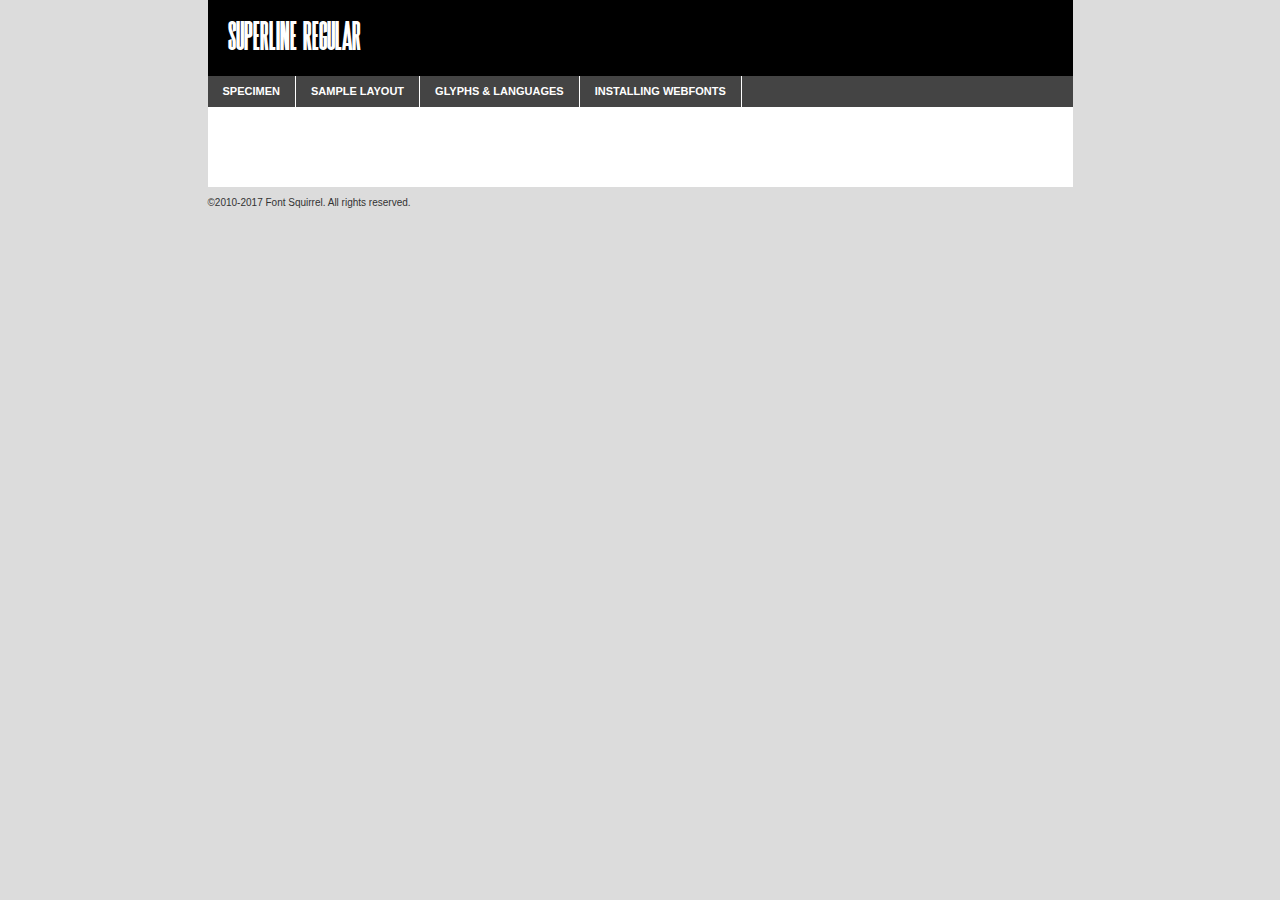
<file: font/SuperLine Font/WebFonts/superline-regular-demo.html>
<!DOCTYPE html PUBLIC "-//W3C//DTD XHTML 1.0 Transitional//EN"
	"http://www.w3.org/TR/xhtml1/DTD/xhtml1-transitional.dtd">

<html xmlns="http://www.w3.org/1999/xhtml" xml:lang="en" lang="en">
<head>
	<meta http-equiv="Content-Type" content="text/html; charset=utf-8" />
	<script src="http://ajax.googleapis.com/ajax/libs/jquery/1.7.2/jquery.min.js" type="text/javascript" charset="utf-8"></script>
	<script type="text/javascript">
	(function($){$.fn.easyTabs=function(option){var param=jQuery.extend({fadeSpeed:"fast",defaultContent:1,activeClass:'active'},option);$(this).each(function(){var thisId="#"+this.id;if(param.defaultContent==''){param.defaultContent=1;}
	if(typeof param.defaultContent=="number")
	{var defaultTab=$(thisId+" .tabs li:eq("+(param.defaultContent-1)+") a").attr('href').substr(1);}else{var defaultTab=param.defaultContent;}
	$(thisId+" .tabs li a").each(function(){var tabToHide=$(this).attr('href').substr(1);$("#"+tabToHide).addClass('easytabs-tab-content');});hideAll();changeContent(defaultTab);function hideAll(){$(thisId+" .easytabs-tab-content").hide();}
	function changeContent(tabId){hideAll();$(thisId+" .tabs li").removeClass(param.activeClass);$(thisId+" .tabs li a[href=#"+tabId+"]").closest('li').addClass(param.activeClass);if(param.fadeSpeed!="none")
	{$(thisId+" #"+tabId).fadeIn(param.fadeSpeed);}else{$(thisId+" #"+tabId).show();}}
	$(thisId+" .tabs li").click(function(){var tabId=$(this).find('a').attr('href').substr(1);changeContent(tabId);return false;});});}})(jQuery);
	</script>
	<link rel="stylesheet" href="specimen_files/specimen_stylesheet.css" type="text/css" charset="utf-8" />
	<link rel="stylesheet" href="stylesheet.css" type="text/css" charset="utf-8" />

	<style type="text/css">
					body{
				font-family: 'superlineregular';
							}
		</style>

	<title>Superline Regular Specimen</title>
	
	
	<script type="text/javascript" charset="utf-8">
		$(document).ready(function() {
			$('#container').easyTabs({defaultContent:1});
		});
	</script>
</head>

<body>
<div id="container">
	<div id="header">
		Superline Regular	</div>
	<ul class="tabs">
		<li><a href="#specimen">Specimen</a></li>
		<li><a href="#layout">Sample Layout</a></li>
				<li><a href="#glyphs">Glyphs &amp; Languages</a></li>
		<li><a href="#installing">Installing Webfonts</a></li>
		
	</ul>
	
	<div id="main_content">

		
			<div id="specimen">
		
				<div class="section">
					<div class="grid12 firstcol">
						<div class="huge">AaBb</div>
					</div>
				</div>
		
				<div class="section">
					<div class="glyph_range">A&#x200B;B&#x200b;C&#x200b;D&#x200b;E&#x200b;F&#x200b;G&#x200b;H&#x200b;I&#x200b;J&#x200b;K&#x200b;L&#x200b;M&#x200b;N&#x200b;O&#x200b;P&#x200b;Q&#x200b;R&#x200b;S&#x200b;T&#x200b;U&#x200b;V&#x200b;W&#x200b;X&#x200b;Y&#x200b;Z&#x200b;a&#x200b;b&#x200b;c&#x200b;d&#x200b;e&#x200b;f&#x200b;g&#x200b;h&#x200b;i&#x200b;j&#x200b;k&#x200b;l&#x200b;m&#x200b;n&#x200b;o&#x200b;p&#x200b;q&#x200b;r&#x200b;s&#x200b;t&#x200b;u&#x200b;v&#x200b;w&#x200b;x&#x200b;y&#x200b;z&#x200b;1&#x200b;2&#x200b;3&#x200b;4&#x200b;5&#x200b;6&#x200b;7&#x200b;8&#x200b;9&#x200b;0&#x200b;&amp;&#x200b;.&#x200b;,&#x200b;?&#x200b;!&#x200b;&#64;&#x200b;(&#x200b;)&#x200b;#&#x200b;$&#x200b;%&#x200b;*&#x200b;+&#x200b;-&#x200b;=&#x200b;:&#x200b;;</div>
				</div>
				<div class="section">
					<div class="grid12 firstcol">
						<table class="sample_table">
							<tr><td>10</td><td class="size10">abcdefghijklmnopqrstuvwxyzABCDEFGHIJKLMNOPQRSTUVWXYZ0123456789abcdefghijklmnopqrstuvwxyzABCDEFGHIJKLMNOPQRSTUVWXYZ0123456789abcdefghijklmnopqrstuvwxyzABCDEFGHIJKLMNOPQRSTUVWXYZ</td></tr>
							<tr><td>11</td><td class="size11">abcdefghijklmnopqrstuvwxyzABCDEFGHIJKLMNOPQRSTUVWXYZ0123456789abcdefghijklmnopqrstuvwxyzABCDEFGHIJKLMNOPQRSTUVWXYZ0123456789abcdefghijklmnopqrstuvwxyzABCDEFGHIJKLMNOPQRSTUVWXYZ</td></tr>
							<tr><td>12</td><td class="size12">abcdefghijklmnopqrstuvwxyzABCDEFGHIJKLMNOPQRSTUVWXYZ0123456789abcdefghijklmnopqrstuvwxyzABCDEFGHIJKLMNOPQRSTUVWXYZ0123456789abcdefghijklmnopqrstuvwxyzABCDEFGHIJKLMNOPQRSTUVWXYZ</td></tr>
							<tr><td>13</td><td class="size13">abcdefghijklmnopqrstuvwxyzABCDEFGHIJKLMNOPQRSTUVWXYZ0123456789abcdefghijklmnopqrstuvwxyzABCDEFGHIJKLMNOPQRSTUVWXYZ0123456789abcdefghijklmnopqrstuvwxyzABCDEFGHIJKLMNOPQRSTUVWXYZ</td></tr>
							<tr><td>14</td><td class="size14">abcdefghijklmnopqrstuvwxyzABCDEFGHIJKLMNOPQRSTUVWXYZ0123456789abcdefghijklmnopqrstuvwxyzABCDEFGHIJKLMNOPQRSTUVWXYZ0123456789abcdefghijklmnopqrstuvwxyzABCDEFGHIJKLMNOPQRSTUVWXYZ</td></tr>
							<tr><td>16</td><td class="size16">abcdefghijklmnopqrstuvwxyzABCDEFGHIJKLMNOPQRSTUVWXYZ0123456789abcdefghijklmnopqrstuvwxyzABCDEFGHIJKLMNOPQRSTUVWXYZ</td></tr>
							<tr><td>18</td><td class="size18">abcdefghijklmnopqrstuvwxyzABCDEFGHIJKLMNOPQRSTUVWXYZ0123456789abcdefghijklmnopqrstuvwxyzABCDEFGHIJKLMNOPQRSTUVWXYZ</td></tr>
							<tr><td>20</td><td class="size20">abcdefghijklmnopqrstuvwxyzABCDEFGHIJKLMNOPQRSTUVWXYZ0123456789abcdefghijklmnopqrstuvwxyzABCDEFGHIJKLMNOPQRSTUVWXYZ</td></tr>
							<tr><td>24</td><td class="size24">abcdefghijklmnopqrstuvwxyzABCDEFGHIJKLMNOPQRSTUVWXYZ0123456789abcdefghijklmnopqrstuvwxyzABCDEFGHIJKLMNOPQRSTUVWXYZ</td></tr>
							<tr><td>30</td><td class="size30">abcdefghijklmnopqrstuvwxyzABCDEFGHIJKLMNOPQRSTUVWXYZ0123456789abcdefghijklmnopqrstuvwxyzABCDEFGHIJKLMNOPQRSTUVWXYZ</td></tr>
							<tr><td>36</td><td class="size36">abcdefghijklmnopqrstuvwxyzABCDEFGHIJKLMNOPQRSTUVWXYZ0123456789abcdefghijklmnopqrstuvwxyzABCDEFGHIJKLMNOPQRSTUVWXYZ</td></tr>
							<tr><td>48</td><td class="size48">abcdefghijklmnopqrstuvwxyzABCDEFGHIJKLMNOPQRSTUVWXYZ0123456789abcdefghijklmnopqrstuvwxyzABCDEFGHIJKLMNOPQRSTUVWXYZ</td></tr>
							<tr><td>60</td><td class="size60">abcdefghijklmnopqrstuvwxyzABCDEFGHIJKLMNOPQRSTUVWXYZ0123456789abcdefghijklmnopqrstuvwxyzABCDEFGHIJKLMNOPQRSTUVWXYZ</td></tr>
							<tr><td>72</td><td class="size72">abcdefghijklmnopqrstuvwxyzABCDEFGHIJKLMNOPQRSTUVWXYZ0123456789abcdefghijklmnopqrstuvwxyzABCDEFGHIJKLMNOPQRSTUVWXYZ</td></tr>
							<tr><td>90</td><td class="size90">abcdefghijklmnopqrstuvwxyzABCDEFGHIJKLMNOPQRSTUVWXYZ0123456789abcdefghijklmnopqrstuvwxyzABCDEFGHIJKLMNOPQRSTUVWXYZ</td></tr>
						</table>
				
					</div>
			
				</div>
		
		
		
								<div class="section" id="bodycomparison">


										<div id="xheight">
				<div class="fontbody">&#x25FC;&#x25FC;&#x25FC;&#x25FC;&#x25FC;&#x25FC;&#x25FC;&#x25FC;&#x25FC;&#x25FC;&#x25FC;&#x25FC;&#x25FC;&#x25FC;&#x25FC;&#x25FC;&#x25FC;&#x25FC;&#x25FC;&#x25FC;&#x25FC;&#x25FC;&#x25FC;&#x25FC;&#x25FC;&#x25FC;&#x25FC;&#x25FC;&#x25FC;&#x25FC;&#x25FC;&#x25FC;&#x25FC;&#x25FC;&#x25FC;&#x25FC;&#x25FC;&#x25FC;&#x25FC;&#x25FC;&#x25FC;&#x25FC;&#x25FC;&#x25FC;&#x25FC;&#x25FC;&#x25FC;&#x25FC;&#x25FC;&#x25FC;&#x25FC;&#x25FC;&#x25FC;&#x25FC;&#x25FC;&#x25FC;&#x25FC;&#x25FC;&#x25FC;&#x25FC;&#x25FC;&#x25FC;&#x25FC;&#x25FC;&#x25FC;&#x25FC;&#x25FC;&#x25FC;&#x25FC;&#x25FC;&#x25FC;&#x25FC;&#x25FC;&#x25FC;&#x25FC;&#x25FC;&#x25FC;&#x25FC;&#x25FC;&#x25FC;&#x25FC;&#x25FC;&#x25FC;&#x25FC;&#x25FC;&#x25FC;&#x25FC;&#x25FC;&#x25FC;&#x25FC;&#x25FC;&#x25FC;&#x25FC;&#x25FC;&#x25FC;&#x25FC;&#x25FC;&#x25FC;&#x25FC;body</div><div class="arialbody">body</div><div class="verdanabody">body</div><div class="georgiabody">body</div></div>
										<div class="fontbody" style="z-index:1">
											body<span>Superline Regular</span>
										</div>
										<div class="arialbody" style="z-index:1">
											body<span>Arial</span>
										</div>
										<div class="verdanabody" style="z-index:1">
											body<span>Verdana</span>
										</div>
										<div class="georgiabody" style="z-index:1">
											body<span>Georgia</span>
										</div>



								</div>
		
		
				<div class="section psample psample_row1" id="">
					
					<div class="grid2 firstcol">
						<p class="size10"><span>10.</span>Aenean lacinia bibendum nulla sed consectetur. Fusce dapibus, tellus ac cursus commodo, tortor mauris condimentum nibh, ut fermentum massa justo sit amet risus. Nullam id dolor id nibh ultricies vehicula ut id elit. Cum sociis natoque penatibus et magnis dis parturient montes, nascetur ridiculus mus. Nulla vitae elit libero, a pharetra augue.</p>
			
					</div>
					<div class="grid3">
						<p class="size11"><span>11.</span>Aenean lacinia bibendum nulla sed consectetur. Fusce dapibus, tellus ac cursus commodo, tortor mauris condimentum nibh, ut fermentum massa justo sit amet risus. Nullam id dolor id nibh ultricies vehicula ut id elit. Cum sociis natoque penatibus et magnis dis parturient montes, nascetur ridiculus mus. Nulla vitae elit libero, a pharetra augue.</p>
			
					</div>
					<div class="grid3">
						<p class="size12"><span>12.</span>Aenean lacinia bibendum nulla sed consectetur. Fusce dapibus, tellus ac cursus commodo, tortor mauris condimentum nibh, ut fermentum massa justo sit amet risus. Nullam id dolor id nibh ultricies vehicula ut id elit. Cum sociis natoque penatibus et magnis dis parturient montes, nascetur ridiculus mus. Nulla vitae elit libero, a pharetra augue.</p>
			
					</div>
					<div class="grid4">
						<p class="size13"><span>13.</span>Aenean lacinia bibendum nulla sed consectetur. Fusce dapibus, tellus ac cursus commodo, tortor mauris condimentum nibh, ut fermentum massa justo sit amet risus. Nullam id dolor id nibh ultricies vehicula ut id elit. Cum sociis natoque penatibus et magnis dis parturient montes, nascetur ridiculus mus. Nulla vitae elit libero, a pharetra augue.</p>
			
					</div>
					<div class="white_blend"></div>
					
				</div>
				<div class="section psample psample_row2" id="">
					<div class="grid3 firstcol">
						<p class="size14"><span>14.</span>Aenean lacinia bibendum nulla sed consectetur. Fusce dapibus, tellus ac cursus commodo, tortor mauris condimentum nibh, ut fermentum massa justo sit amet risus. Nullam id dolor id nibh ultricies vehicula ut id elit. Cum sociis natoque penatibus et magnis dis parturient montes, nascetur ridiculus mus. Nulla vitae elit libero, a pharetra augue.</p>
			
					</div>
					<div class="grid4">
						<p class="size16"><span>16.</span>Aenean lacinia bibendum nulla sed consectetur. Fusce dapibus, tellus ac cursus commodo, tortor mauris condimentum nibh, ut fermentum massa justo sit amet risus. Nullam id dolor id nibh ultricies vehicula ut id elit. Cum sociis natoque penatibus et magnis dis parturient montes, nascetur ridiculus mus. Nulla vitae elit libero, a pharetra augue.</p>
			
					</div>
					<div class="grid5">
						<p class="size18"><span>18.</span>Aenean lacinia bibendum nulla sed consectetur. Fusce dapibus, tellus ac cursus commodo, tortor mauris condimentum nibh, ut fermentum massa justo sit amet risus. Nullam id dolor id nibh ultricies vehicula ut id elit. Cum sociis natoque penatibus et magnis dis parturient montes, nascetur ridiculus mus. Nulla vitae elit libero, a pharetra augue.</p>
			
					</div>

					<div class="white_blend"></div>

				</div>
				
				<div class="section psample psample_row3" id="">
					<div class="grid5 firstcol">
						<p class="size20"><span>20.</span>Aenean lacinia bibendum nulla sed consectetur. Fusce dapibus, tellus ac cursus commodo, tortor mauris condimentum nibh, ut fermentum massa justo sit amet risus. Nullam id dolor id nibh ultricies vehicula ut id elit. Cum sociis natoque penatibus et magnis dis parturient montes, nascetur ridiculus mus. Nulla vitae elit libero, a pharetra augue.</p>
					</div>
					<div class="grid7">
						<p class="size24"><span>24.</span>Aenean lacinia bibendum nulla sed consectetur. Fusce dapibus, tellus ac cursus commodo, tortor mauris condimentum nibh, ut fermentum massa justo sit amet risus. Nullam id dolor id nibh ultricies vehicula ut id elit. Cum sociis natoque penatibus et magnis dis parturient montes, nascetur ridiculus mus. Nulla vitae elit libero, a pharetra augue.</p>
					</div>
					
					<div class="white_blend"></div>
					
				</div>
				
				<div class="section psample psample_row4" id="">
					<div class="grid12 firstcol">
						<p class="size30"><span>30.</span>Aenean lacinia bibendum nulla sed consectetur. Fusce dapibus, tellus ac cursus commodo, tortor mauris condimentum nibh, ut fermentum massa justo sit amet risus. Nullam id dolor id nibh ultricies vehicula ut id elit. Cum sociis natoque penatibus et magnis dis parturient montes, nascetur ridiculus mus. Nulla vitae elit libero, a pharetra augue.</p>
					</div>
					<div class="white_blend"></div>
					
				</div>
				
				
				
				<div class="section psample psample_row1 fullreverse">
					<div class="grid2 firstcol">
						<p class="size10"><span>10.</span>Aenean lacinia bibendum nulla sed consectetur. Fusce dapibus, tellus ac cursus commodo, tortor mauris condimentum nibh, ut fermentum massa justo sit amet risus. Nullam id dolor id nibh ultricies vehicula ut id elit. Cum sociis natoque penatibus et magnis dis parturient montes, nascetur ridiculus mus. Nulla vitae elit libero, a pharetra augue.</p>
			
					</div>
					<div class="grid3">
						<p class="size11"><span>11.</span>Aenean lacinia bibendum nulla sed consectetur. Fusce dapibus, tellus ac cursus commodo, tortor mauris condimentum nibh, ut fermentum massa justo sit amet risus. Nullam id dolor id nibh ultricies vehicula ut id elit. Cum sociis natoque penatibus et magnis dis parturient montes, nascetur ridiculus mus. Nulla vitae elit libero, a pharetra augue.</p>
			
					</div>
					<div class="grid3">
						<p class="size12"><span>12.</span>Aenean lacinia bibendum nulla sed consectetur. Fusce dapibus, tellus ac cursus commodo, tortor mauris condimentum nibh, ut fermentum massa justo sit amet risus. Nullam id dolor id nibh ultricies vehicula ut id elit. Cum sociis natoque penatibus et magnis dis parturient montes, nascetur ridiculus mus. Nulla vitae elit libero, a pharetra augue.</p>
			
					</div>
					<div class="grid4">
						<p class="size13"><span>13.</span>Aenean lacinia bibendum nulla sed consectetur. Fusce dapibus, tellus ac cursus commodo, tortor mauris condimentum nibh, ut fermentum massa justo sit amet risus. Nullam id dolor id nibh ultricies vehicula ut id elit. Cum sociis natoque penatibus et magnis dis parturient montes, nascetur ridiculus mus. Nulla vitae elit libero, a pharetra augue.</p>
			
					</div>
					<div class="black_blend"></div>
					
				</div>
				
				<div class="section psample psample_row2 fullreverse">
					<div class="grid3 firstcol">
						<p class="size14"><span>14.</span>Aenean lacinia bibendum nulla sed consectetur. Fusce dapibus, tellus ac cursus commodo, tortor mauris condimentum nibh, ut fermentum massa justo sit amet risus. Nullam id dolor id nibh ultricies vehicula ut id elit. Cum sociis natoque penatibus et magnis dis parturient montes, nascetur ridiculus mus. Nulla vitae elit libero, a pharetra augue.</p>
			
					</div>
					<div class="grid4">
						<p class="size16"><span>16.</span>Aenean lacinia bibendum nulla sed consectetur. Fusce dapibus, tellus ac cursus commodo, tortor mauris condimentum nibh, ut fermentum massa justo sit amet risus. Nullam id dolor id nibh ultricies vehicula ut id elit. Cum sociis natoque penatibus et magnis dis parturient montes, nascetur ridiculus mus. Nulla vitae elit libero, a pharetra augue.</p>
			
					</div>
					<div class="grid5">
						<p class="size18"><span>18.</span>Aenean lacinia bibendum nulla sed consectetur. Fusce dapibus, tellus ac cursus commodo, tortor mauris condimentum nibh, ut fermentum massa justo sit amet risus. Nullam id dolor id nibh ultricies vehicula ut id elit. Cum sociis natoque penatibus et magnis dis parturient montes, nascetur ridiculus mus. Nulla vitae elit libero, a pharetra augue.</p>
			
					</div>
					<div class="black_blend"></div>

				</div>
				
				<div class="section psample fullreverse psample_row3" id="">
					<div class="grid5 firstcol">
						<p class="size20"><span>20.</span>Aenean lacinia bibendum nulla sed consectetur. Fusce dapibus, tellus ac cursus commodo, tortor mauris condimentum nibh, ut fermentum massa justo sit amet risus. Nullam id dolor id nibh ultricies vehicula ut id elit. Cum sociis natoque penatibus et magnis dis parturient montes, nascetur ridiculus mus. Nulla vitae elit libero, a pharetra augue.</p>
					</div>
					<div class="grid7">
						<p class="size24"><span>24.</span>Aenean lacinia bibendum nulla sed consectetur. Fusce dapibus, tellus ac cursus commodo, tortor mauris condimentum nibh, ut fermentum massa justo sit amet risus. Nullam id dolor id nibh ultricies vehicula ut id elit. Cum sociis natoque penatibus et magnis dis parturient montes, nascetur ridiculus mus. Nulla vitae elit libero, a pharetra augue.</p>
					</div>
					
					<div class="black_blend"></div>
					
				</div>
				
				<div class="section psample fullreverse psample_row4" id="" style="border-bottom: 20px #000 solid;">
					<div class="grid12 firstcol">
						<p class="size30"><span>30.</span>Aenean lacinia bibendum nulla sed consectetur. Fusce dapibus, tellus ac cursus commodo, tortor mauris condimentum nibh, ut fermentum massa justo sit amet risus. Nullam id dolor id nibh ultricies vehicula ut id elit. Cum sociis natoque penatibus et magnis dis parturient montes, nascetur ridiculus mus. Nulla vitae elit libero, a pharetra augue.</p>
					</div>
					<div class="black_blend"></div>
					
				</div>
				
				
				
				
			</div>
			
			<div id="layout">
				
				<div class="section">
					
					<div class="grid12 firstcol">
						<h1>Lorem Ipsum Dolor</h1>
						<h2>Etiam porta sem malesuada magna mollis euismod</h2>
						
						<p class="byline">By <a href="#link">Aenean Lacinia</a></p>
					</div>
				</div>
				<div class="section">
					<div class="grid8 firstcol">
						<p class="large">Donec sed odio dui. Morbi leo risus, porta ac consectetur ac, vestibulum at eros. Fusce dapibus, tellus ac cursus commodo, tortor mauris condimentum nibh, ut fermentum massa justo sit amet risus. </p>

						
						<h3>Pellentesque ornare sem</h3>

						<p>Maecenas sed diam eget risus varius blandit sit amet non magna. Maecenas faucibus mollis interdum. Donec ullamcorper nulla non metus auctor fringilla. Nullam id dolor id nibh ultricies vehicula ut id elit. Nullam id dolor id nibh ultricies vehicula ut id elit. </p>

						<p>Aenean eu leo quam. Pellentesque ornare sem lacinia quam venenatis vestibulum. Lorem ipsum dolor sit amet, consectetur adipiscing elit. Cum sociis natoque penatibus et magnis dis parturient montes, nascetur ridiculus mus. </p>

						<p>Nulla vitae elit libero, a pharetra augue. Praesent commodo cursus magna, vel scelerisque nisl consectetur et. Aenean lacinia bibendum nulla sed consectetur. </p>

						<p>Nullam quis risus eget urna mollis ornare vel eu leo. Nullam quis risus eget urna mollis ornare vel eu leo. Maecenas sed diam eget risus varius blandit sit amet non magna. Donec ullamcorper nulla non metus auctor fringilla. </p>

						<h3>Cras mattis consectetur</h3>

						<p>Aenean eu leo quam. Pellentesque ornare sem lacinia quam venenatis vestibulum. Aenean lacinia bibendum nulla sed consectetur. Integer posuere erat a ante venenatis dapibus posuere velit aliquet. Cras mattis consectetur purus sit amet fermentum. </p>

						<p>Nullam id dolor id nibh ultricies vehicula ut id elit. Nullam quis risus eget urna mollis ornare vel eu leo. Cras mattis consectetur purus sit amet fermentum.</p>
					</div>
					
					<div class="grid4 sidebar">
						
						<div class="box reverse">
							<p class="last">Nullam quis risus eget urna mollis ornare vel eu leo. Donec ullamcorper nulla non metus auctor fringilla. Cras mattis consectetur purus sit amet fermentum. Sed posuere consectetur est at lobortis. Lorem ipsum dolor sit amet, consectetur adipiscing elit. </p>
						</div>
						
						<p class="caption">Maecenas sed diam eget risus varius.</p>

						<p>Vestibulum id ligula porta felis euismod semper. Integer posuere erat a ante venenatis dapibus posuere velit aliquet. Vestibulum id ligula porta felis euismod semper. Sed posuere consectetur est at lobortis. Maecenas sed diam eget risus varius blandit sit amet non magna. Fusce dapibus, tellus ac cursus commodo, tortor mauris condimentum nibh, ut fermentum massa justo sit amet risus. </p>

					

						<p>Duis mollis, est non commodo luctus, nisi erat porttitor ligula, eget lacinia odio sem nec elit. Aenean lacinia bibendum nulla sed consectetur. Vivamus sagittis lacus vel augue laoreet rutrum faucibus dolor auctor. Aenean lacinia bibendum nulla sed consectetur. Nullam quis risus eget urna mollis ornare vel eu leo. </p>

						<p>Praesent commodo cursus magna, vel scelerisque nisl consectetur et. Donec ullamcorper nulla non metus auctor fringilla. Maecenas faucibus mollis interdum. Fusce dapibus, tellus ac cursus commodo, tortor mauris condimentum nibh, ut fermentum massa justo sit amet risus. </p>

					</div>
				</div>
				
			</div>


			



		<div id="glyphs">
			<div class="section">
				<div class="grid12 firstcol">
			
				<h1>Language Support</h1>
				<p>The subset of Superline Regular in this kit supports the following languages:<br />
			
					Albanian, Basque, Breton, Chamorro, Danish, Dutch, English, Faroese, Finnish, French, Frisian, Galician, German, Icelandic, Italian, Malagasy, Norwegian, Portuguese, Spanish, Alsatian, Aragonese, Arapaho, Arrernte, Asturian, Aymara, Bislama, Cebuano, Corsican, Fijian, French_creole, Genoese, Gilbertese, Greenlandic, Haitian_creole, Hiligaynon, Hmong, Hopi, Ibanag, Iloko_ilokano, Indonesian, Interglossa_glosa, Interlingua, Irish_gaelic, Jerriais, Lojban, Lombard, Luxembourgeois, Manx, Mohawk, Norfolk_pitcairnese, Occitan, Oromo, Pangasinan, Papiamento, Piedmontese, Potawatomi, Rhaeto-romance, Romansh, Rotokas, Sami_lule, Samoan, Sardinian, Scots_gaelic, Seychelles_creole, Shona, Sicilian, Somali, Southern_ndebele, Swahili, Swati_swazi, Tagalog_filipino_pilipino, Tetum, Tok_pisin, Uyghur_latinized, Volapuk, Walloon, Warlpiri, Xhosa, Yapese, Zulu, Latinbasic, Ubasic, Demo				</p>
				<h1>Glyph Chart</h1>
				<p>The subset of Superline Regular in this kit includes all the glyphs listed below. Unicode entities are included above each glyph to help you insert individual characters into your layout.</p>
				<div id="glyph_chart">
			
																				 <div><p>&amp;#32;</p>&#32;</div>
																				 <div><p>&amp;#33;</p>&#33;</div>
																				 <div><p>&amp;#34;</p>&#34;</div>
																				 <div><p>&amp;#35;</p>&#35;</div>
																				 <div><p>&amp;#36;</p>&#36;</div>
																				 <div><p>&amp;#37;</p>&#37;</div>
																				 <div><p>&amp;#38;</p>&#38;</div>
																				 <div><p>&amp;#39;</p>&#39;</div>
																				 <div><p>&amp;#40;</p>&#40;</div>
																				 <div><p>&amp;#41;</p>&#41;</div>
																				 <div><p>&amp;#42;</p>&#42;</div>
																				 <div><p>&amp;#43;</p>&#43;</div>
																				 <div><p>&amp;#44;</p>&#44;</div>
																				 <div><p>&amp;#45;</p>&#45;</div>
																				 <div><p>&amp;#46;</p>&#46;</div>
																				 <div><p>&amp;#47;</p>&#47;</div>
																				 <div><p>&amp;#48;</p>&#48;</div>
																				 <div><p>&amp;#49;</p>&#49;</div>
																				 <div><p>&amp;#50;</p>&#50;</div>
																				 <div><p>&amp;#51;</p>&#51;</div>
																				 <div><p>&amp;#52;</p>&#52;</div>
																				 <div><p>&amp;#53;</p>&#53;</div>
																				 <div><p>&amp;#54;</p>&#54;</div>
																				 <div><p>&amp;#55;</p>&#55;</div>
																				 <div><p>&amp;#56;</p>&#56;</div>
																				 <div><p>&amp;#57;</p>&#57;</div>
																				 <div><p>&amp;#58;</p>&#58;</div>
																				 <div><p>&amp;#59;</p>&#59;</div>
																				 <div><p>&amp;#60;</p>&#60;</div>
																				 <div><p>&amp;#61;</p>&#61;</div>
																				 <div><p>&amp;#62;</p>&#62;</div>
																				 <div><p>&amp;#63;</p>&#63;</div>
																				 <div><p>&amp;#64;</p>&#64;</div>
																				 <div><p>&amp;#65;</p>&#65;</div>
																				 <div><p>&amp;#66;</p>&#66;</div>
																				 <div><p>&amp;#67;</p>&#67;</div>
																				 <div><p>&amp;#68;</p>&#68;</div>
																				 <div><p>&amp;#69;</p>&#69;</div>
																				 <div><p>&amp;#70;</p>&#70;</div>
																				 <div><p>&amp;#71;</p>&#71;</div>
																				 <div><p>&amp;#72;</p>&#72;</div>
																				 <div><p>&amp;#73;</p>&#73;</div>
																				 <div><p>&amp;#74;</p>&#74;</div>
																				 <div><p>&amp;#75;</p>&#75;</div>
																				 <div><p>&amp;#76;</p>&#76;</div>
																				 <div><p>&amp;#77;</p>&#77;</div>
																				 <div><p>&amp;#78;</p>&#78;</div>
																				 <div><p>&amp;#79;</p>&#79;</div>
																				 <div><p>&amp;#80;</p>&#80;</div>
																				 <div><p>&amp;#81;</p>&#81;</div>
																				 <div><p>&amp;#82;</p>&#82;</div>
																				 <div><p>&amp;#83;</p>&#83;</div>
																				 <div><p>&amp;#84;</p>&#84;</div>
																				 <div><p>&amp;#85;</p>&#85;</div>
																				 <div><p>&amp;#86;</p>&#86;</div>
																				 <div><p>&amp;#87;</p>&#87;</div>
																				 <div><p>&amp;#88;</p>&#88;</div>
																				 <div><p>&amp;#89;</p>&#89;</div>
																				 <div><p>&amp;#90;</p>&#90;</div>
																				 <div><p>&amp;#91;</p>&#91;</div>
																				 <div><p>&amp;#92;</p>&#92;</div>
																				 <div><p>&amp;#93;</p>&#93;</div>
																				 <div><p>&amp;#94;</p>&#94;</div>
																				 <div><p>&amp;#95;</p>&#95;</div>
																				 <div><p>&amp;#96;</p>&#96;</div>
																				 <div><p>&amp;#97;</p>&#97;</div>
																				 <div><p>&amp;#98;</p>&#98;</div>
																				 <div><p>&amp;#99;</p>&#99;</div>
																				 <div><p>&amp;#100;</p>&#100;</div>
																				 <div><p>&amp;#101;</p>&#101;</div>
																				 <div><p>&amp;#102;</p>&#102;</div>
																				 <div><p>&amp;#103;</p>&#103;</div>
																				 <div><p>&amp;#104;</p>&#104;</div>
																				 <div><p>&amp;#105;</p>&#105;</div>
																				 <div><p>&amp;#106;</p>&#106;</div>
																				 <div><p>&amp;#107;</p>&#107;</div>
																				 <div><p>&amp;#108;</p>&#108;</div>
																				 <div><p>&amp;#109;</p>&#109;</div>
																				 <div><p>&amp;#110;</p>&#110;</div>
																				 <div><p>&amp;#111;</p>&#111;</div>
																				 <div><p>&amp;#112;</p>&#112;</div>
																				 <div><p>&amp;#113;</p>&#113;</div>
																				 <div><p>&amp;#114;</p>&#114;</div>
																				 <div><p>&amp;#115;</p>&#115;</div>
																				 <div><p>&amp;#116;</p>&#116;</div>
																				 <div><p>&amp;#117;</p>&#117;</div>
																				 <div><p>&amp;#118;</p>&#118;</div>
																				 <div><p>&amp;#119;</p>&#119;</div>
																				 <div><p>&amp;#120;</p>&#120;</div>
																				 <div><p>&amp;#121;</p>&#121;</div>
																				 <div><p>&amp;#122;</p>&#122;</div>
																				 <div><p>&amp;#123;</p>&#123;</div>
																				 <div><p>&amp;#124;</p>&#124;</div>
																				 <div><p>&amp;#125;</p>&#125;</div>
																				 <div><p>&amp;#126;</p>&#126;</div>
																				 <div><p>&amp;#160;</p>&#160;</div>
																				 <div><p>&amp;#161;</p>&#161;</div>
																				 <div><p>&amp;#162;</p>&#162;</div>
																				 <div><p>&amp;#163;</p>&#163;</div>
																				 <div><p>&amp;#164;</p>&#164;</div>
																				 <div><p>&amp;#165;</p>&#165;</div>
																				 <div><p>&amp;#166;</p>&#166;</div>
																				 <div><p>&amp;#167;</p>&#167;</div>
																				 <div><p>&amp;#168;</p>&#168;</div>
																				 <div><p>&amp;#169;</p>&#169;</div>
																				 <div><p>&amp;#171;</p>&#171;</div>
																				 <div><p>&amp;#172;</p>&#172;</div>
																				 <div><p>&amp;#173;</p>&#173;</div>
																				 <div><p>&amp;#174;</p>&#174;</div>
																				 <div><p>&amp;#175;</p>&#175;</div>
																				 <div><p>&amp;#176;</p>&#176;</div>
																				 <div><p>&amp;#177;</p>&#177;</div>
																				 <div><p>&amp;#180;</p>&#180;</div>
																				 <div><p>&amp;#182;</p>&#182;</div>
																				 <div><p>&amp;#183;</p>&#183;</div>
																				 <div><p>&amp;#184;</p>&#184;</div>
																				 <div><p>&amp;#187;</p>&#187;</div>
																				 <div><p>&amp;#191;</p>&#191;</div>
																				 <div><p>&amp;#192;</p>&#192;</div>
																				 <div><p>&amp;#193;</p>&#193;</div>
																				 <div><p>&amp;#194;</p>&#194;</div>
																				 <div><p>&amp;#195;</p>&#195;</div>
																				 <div><p>&amp;#196;</p>&#196;</div>
																				 <div><p>&amp;#197;</p>&#197;</div>
																				 <div><p>&amp;#198;</p>&#198;</div>
																				 <div><p>&amp;#199;</p>&#199;</div>
																				 <div><p>&amp;#200;</p>&#200;</div>
																				 <div><p>&amp;#201;</p>&#201;</div>
																				 <div><p>&amp;#202;</p>&#202;</div>
																				 <div><p>&amp;#203;</p>&#203;</div>
																				 <div><p>&amp;#204;</p>&#204;</div>
																				 <div><p>&amp;#205;</p>&#205;</div>
																				 <div><p>&amp;#206;</p>&#206;</div>
																				 <div><p>&amp;#207;</p>&#207;</div>
																				 <div><p>&amp;#208;</p>&#208;</div>
																				 <div><p>&amp;#209;</p>&#209;</div>
																				 <div><p>&amp;#210;</p>&#210;</div>
																				 <div><p>&amp;#211;</p>&#211;</div>
																				 <div><p>&amp;#212;</p>&#212;</div>
																				 <div><p>&amp;#213;</p>&#213;</div>
																				 <div><p>&amp;#214;</p>&#214;</div>
																				 <div><p>&amp;#215;</p>&#215;</div>
																				 <div><p>&amp;#216;</p>&#216;</div>
																				 <div><p>&amp;#217;</p>&#217;</div>
																				 <div><p>&amp;#218;</p>&#218;</div>
																				 <div><p>&amp;#219;</p>&#219;</div>
																				 <div><p>&amp;#220;</p>&#220;</div>
																				 <div><p>&amp;#221;</p>&#221;</div>
																				 <div><p>&amp;#222;</p>&#222;</div>
																				 <div><p>&amp;#223;</p>&#223;</div>
																				 <div><p>&amp;#224;</p>&#224;</div>
																				 <div><p>&amp;#225;</p>&#225;</div>
																				 <div><p>&amp;#226;</p>&#226;</div>
																				 <div><p>&amp;#227;</p>&#227;</div>
																				 <div><p>&amp;#228;</p>&#228;</div>
																				 <div><p>&amp;#229;</p>&#229;</div>
																				 <div><p>&amp;#230;</p>&#230;</div>
																				 <div><p>&amp;#231;</p>&#231;</div>
																				 <div><p>&amp;#232;</p>&#232;</div>
																				 <div><p>&amp;#233;</p>&#233;</div>
																				 <div><p>&amp;#234;</p>&#234;</div>
																				 <div><p>&amp;#235;</p>&#235;</div>
																				 <div><p>&amp;#236;</p>&#236;</div>
																				 <div><p>&amp;#237;</p>&#237;</div>
																				 <div><p>&amp;#238;</p>&#238;</div>
																				 <div><p>&amp;#239;</p>&#239;</div>
																				 <div><p>&amp;#240;</p>&#240;</div>
																				 <div><p>&amp;#241;</p>&#241;</div>
																				 <div><p>&amp;#242;</p>&#242;</div>
																				 <div><p>&amp;#243;</p>&#243;</div>
																				 <div><p>&amp;#244;</p>&#244;</div>
																				 <div><p>&amp;#245;</p>&#245;</div>
																				 <div><p>&amp;#246;</p>&#246;</div>
																				 <div><p>&amp;#247;</p>&#247;</div>
																				 <div><p>&amp;#248;</p>&#248;</div>
																				 <div><p>&amp;#249;</p>&#249;</div>
																				 <div><p>&amp;#250;</p>&#250;</div>
																				 <div><p>&amp;#251;</p>&#251;</div>
																				 <div><p>&amp;#252;</p>&#252;</div>
																				 <div><p>&amp;#253;</p>&#253;</div>
																				 <div><p>&amp;#254;</p>&#254;</div>
																				 <div><p>&amp;#255;</p>&#255;</div>
																				 <div><p>&amp;#338;</p>&#338;</div>
																				 <div><p>&amp;#339;</p>&#339;</div>
																				 <div><p>&amp;#376;</p>&#376;</div>
																				 <div><p>&amp;#710;</p>&#710;</div>
																				 <div><p>&amp;#732;</p>&#732;</div>
																				 <div><p>&amp;#8192;</p>&#8192;</div>
																				 <div><p>&amp;#8193;</p>&#8193;</div>
																				 <div><p>&amp;#8194;</p>&#8194;</div>
																				 <div><p>&amp;#8195;</p>&#8195;</div>
																				 <div><p>&amp;#8196;</p>&#8196;</div>
																				 <div><p>&amp;#8197;</p>&#8197;</div>
																				 <div><p>&amp;#8198;</p>&#8198;</div>
																				 <div><p>&amp;#8199;</p>&#8199;</div>
																				 <div><p>&amp;#8200;</p>&#8200;</div>
																				 <div><p>&amp;#8201;</p>&#8201;</div>
																				 <div><p>&amp;#8202;</p>&#8202;</div>
																				 <div><p>&amp;#8208;</p>&#8208;</div>
																				 <div><p>&amp;#8209;</p>&#8209;</div>
																				 <div><p>&amp;#8210;</p>&#8210;</div>
																				 <div><p>&amp;#8211;</p>&#8211;</div>
																				 <div><p>&amp;#8212;</p>&#8212;</div>
																				 <div><p>&amp;#8216;</p>&#8216;</div>
																				 <div><p>&amp;#8217;</p>&#8217;</div>
																				 <div><p>&amp;#8218;</p>&#8218;</div>
																				 <div><p>&amp;#8220;</p>&#8220;</div>
																				 <div><p>&amp;#8221;</p>&#8221;</div>
																				 <div><p>&amp;#8222;</p>&#8222;</div>
																				 <div><p>&amp;#8226;</p>&#8226;</div>
																				 <div><p>&amp;#8230;</p>&#8230;</div>
																				 <div><p>&amp;#8239;</p>&#8239;</div>
																				 <div><p>&amp;#8249;</p>&#8249;</div>
																				 <div><p>&amp;#8250;</p>&#8250;</div>
																				 <div><p>&amp;#8287;</p>&#8287;</div>
																				 <div><p>&amp;#8364;</p>&#8364;</div>
																				 <div><p>&amp;#8482;</p>&#8482;</div>
																				 <div><p>&amp;#9724;</p>&#9724;</div>
																																																</div>	
				</div>
		
		
			</div>
		</div>
		
		
		<div id="specs">
			
		</div>
	
		<div id="installing">
			<div class="section">
				<div class="grid7 firstcol">
					<h1>Installing Webfonts</h1>
					
					<p>Webfonts are supported by all major browser platforms but not all in the same way. There are currently four different font formats that must be included in order to target all browsers. This includes TTF, WOFF, EOT and SVG.</p>
					
					<h2>1. Upload your webfonts</h2>
					<p>You must upload your webfont kit to your website. They should be in or near the same directory as your CSS files.</p>
					
					<h2>2. Include the webfont stylesheet</h2>
					<p>A special CSS @font-face declaration helps the various browsers select the appropriate font it needs without causing you a bunch of headaches. Learn more about this syntax by reading the <a href="https://www.fontspring.com/blog/further-hardening-of-the-bulletproof-syntax">Fontspring blog post</a> about it. The code for it is as follows:</p>


<code>
@font-face{ 
	font-family: 'MyWebFont';
	src: url('WebFont.eot');
	src: url('WebFont.eot?#iefix') format('embedded-opentype'),
	     url('WebFont.woff') format('woff'),
	     url('WebFont.ttf') format('truetype'),
	     url('WebFont.svg#webfont') format('svg');
}
</code>

	<p>We've already gone ahead and generated the code for you. All you have to do is link to the stylesheet in your HTML, like this:</p>
	<code>&lt;link rel=&quot;stylesheet&quot; href=&quot;stylesheet.css&quot; type=&quot;text/css&quot; charset=&quot;utf-8&quot; /&gt;</code>

					<h2>3. Modify your own stylesheet</h2>
					<p>To take advantage of your new fonts, you must tell your stylesheet to use them. Look at the original @font-face declaration above and find the property called "font-family." The name linked there will be what you use to reference the font. Prepend that webfont name to the font stack in the "font-family" property, inside the selector you want to change. For example:</p>
<code>p { font-family: 'WebFont', Arial, sans-serif; }</code>

<h2>4. Test</h2>
<p>Getting webfonts to work cross-browser <em>can</em> be tricky. Use the information in the sidebar to help you if you find that fonts aren't loading in a particular browser.</p>
				</div>
				
				<div class="grid5 sidebar">
					<div class="box">
						<h2>Troubleshooting<br />Font-Face Problems</h2>
						<p>Having trouble getting your webfonts to load in your new website? Here are some tips to sort out what might be the problem.</p>

						<h3>Fonts not showing in any browser</h3>

						<p>This sounds like you need to work on the plumbing. You either did not upload the fonts to the correct directory, or you did not link the fonts properly in the CSS. If you've confirmed that all this is correct and you still have a problem, take a look at your .htaccess file and see if requests are getting intercepted.</p>

						<h3>Fonts not loading in iPhone or iPad</h3>

						<p>The most common problem here is that you are serving the fonts from an IIS server. IIS refuses to serve files that have unknown MIME types. If that is the case, you must set the MIME type for SVG to "image/svg+xml" in the server settings. Follow these instructions from Microsoft if you need help.</p>

						<h3>Fonts not loading in Firefox</h3>

						<p>The primary reason for this failure? You are still using a version Firefox older than 3.5. So upgrade already! If that isn't it, then you are very likely serving fonts from a different domain. Firefox requires that all font assets be served from the same domain. Lastly it is possible that you need to add WOFF to your list of MIME types (if you are serving via IIS.)</p>

						<h3>Fonts not loading in IE</h3>

						<p>Are you looking at Internet Explorer on an actual Windows machine or are you cheating by using a service like Adobe BrowserLab? Many of these screenshot services do not render @font-face for IE. Best to test it on a real machine.</p>

						<h3>Fonts not loading in IE9</h3>

						<p>IE9, like Firefox, requires that fonts be served from the same domain as the website. Make sure that is the case.</p>
					</div>
				</div>
			</div>
			
		</div>
	
	</div>
	<div id="footer">
		<p>&copy;2010-2017 Font Squirrel. All rights reserved.</p>
	</div>
</div>
</body>
</html>
</file>
<file: style.css>
@font-face {
  font-family: 'Poppins-Regular'; /* The name of the font */
  src: url('font/Poppins/Poppins-Regular.ttf') /* The path to the font file */
}

@font-face {
  font-family: 'PilotCommand';
  src: url(font/pilot-command/PilotCommand.otf);
}

:root{
  --clr-neon: #c07cff;
  --clr-bg: hsl(323 21% 16%);
}

*{
  font-family: 'Poppins-Regular';
  margin: 0;
}

.flex-container{
  display: flex; 
}

.flex-item-left{
  height: 100vh;
  width: 100vh;
  background-image: url(background/GAMU.gif);
  background-repeat: no-repeat;
  background-position: center;
  background-size:cover;
  padding-top: 100px;

}

#logoimage{
  width: 50px;
}

.logo{
  width: 100%;
  height: 180px;
  background-color: grey;
  display: flex;
  justify-content: center;
  align-items: center;
  /* font-size: 3rem; */
  background-color: rgba(0, 0, 0, 0.1);
  color: #bb53f3;
  
}

.flex-item-right{
  width: 100vh;
  padding: 30px;
  background-color: black;
}

form{
  display: flex;
  flex-direction: column;
  gap: 30px

}

.row{
  display: flex;
  gap: 100px;

}

input{
  background-color: rgb(2, 2, 2);
  border: 2px solid #9134ec;
}

input:focus{
  outline: none;
  border: 2px solid #78f9ff;
}


.input{
  display: flex;
  flex-direction: column;
  flex-flow: column wrap;
  width: 40%;
  font-size: 1rem;

}

label{
  color: #c07cff;
  font-weight: bold;
}

.title{
  padding: 20px 0;
  font-family: 'PilotCommand';
  font-size: 4rem;
  color: #c07cff;
}

.definition{
  padding: 20px 0;
  color: #00f5ec; /*#4327f7*/
}

.invite{

  color: #4327f7;
}

.submit{
  padding: 50px 0;
  display: flex;
  flex-direction: column;
  gap: 15px;
  color: #c07cff;
}

.btn{
  background-color: var(--clr-bg);
  font-size: 1rem;
  color: var(--clr-neon);
  cursor: pointer;
  border: var(--clr-neon) 4px solid;
  padding: O.25em 1.25em;
  border-radius: 0.25em;
  text-shadow: 0 0 0.125em currentColor;
  width: 40%;
  
}

.btn:hover{
  color: #78f9ff;
}

a{
  text-decoration: none;
  color: #c07cff;
}

a:hover{
  color: #00f5ec;
}

a:visited{
  color: #00f5ec;

}
</file>
<file: font/SuperLine Font/WebFonts/stylesheet.css>
/*! Generated by Font Squirrel (https://www.fontsquirrel.com) on February 16, 2020 */



@font-face {
    font-family: 'superlineline_italic';
    src: url('superline-lineitalic-webfont.woff2') format('woff2'),
         url('superline-lineitalic-webfont.woff') format('woff');
    font-weight: normal;
    font-style: normal;

}




@font-face {
    font-family: 'superlineoutline';
    src: url('superline-outline-webfont.woff2') format('woff2'),
         url('superline-outline-webfont.woff') format('woff');
    font-weight: normal;
    font-style: normal;

}




@font-face {
    font-family: 'superlineoutline_italic';
    src: url('superline-outlineitalic-webfont.woff2') format('woff2'),
         url('superline-outlineitalic-webfont.woff') format('woff');
    font-weight: normal;
    font-style: normal;

}




@font-face {
    font-family: 'superlineregular';
    src: url('superline-regular-webfont.woff2') format('woff2'),
         url('superline-regular-webfont.woff') format('woff');
    font-weight: normal;
    font-style: normal;

}




@font-face {
    font-family: 'superlineitalic';
    src: url('superline-italic-webfont.woff2') format('woff2'),
         url('superline-italic-webfont.woff') format('woff');
    font-weight: normal;
    font-style: normal;

}




@font-face {
    font-family: 'superlineline';
    src: url('superline-line-webfont.woff2') format('woff2'),
         url('superline-line-webfont.woff') format('woff');
    font-weight: normal;
    font-style: normal;

}
</file>
<file: font/SuperLine Font/WebFonts/specimen_files/specimen_stylesheet.css>
@import url('grid_12-825-55-15.css');

/*  
	CSS Reset by Eric Meyer - Released under Public Domain
    http://meyerweb.com/eric/tools/css/reset/
*/
html, body, div, span, applet, object, iframe,
h1, h2, h3, h4, h5, h6, p, blockquote, pre,
a, abbr, acronym, address, big, cite, code,
del, dfn, em, font, img, ins, kbd, q, s, samp,
small, strike, strong, sub, sup, tt, var,
b, u, i, center, dl, dt, dd, ol, ul, li,
fieldset, form, label, legend, table, 
caption, tbody, tfoot, thead, tr, th, td 
                  {margin: 0;padding: 0;border: 0;outline: 0;
                  font-size: 100%;vertical-align: baseline;
                  background: transparent;}
body              {line-height: 1;}
ol, ul            {list-style: none;}
blockquote, q     {quotes: none;}
blockquote:before, blockquote:after,
q:before, q:after {content: '';	content: none;}
:focus            {outline: 0;}
ins               {text-decoration: none;}
del               {text-decoration: line-through;}
table             {border-collapse: collapse;border-spacing: 0;}




body {
	color: #000;
	background-color: #dcdcdc;
}

a {
	text-decoration: none;
	color: #1883ba;
}

h1{
	font-size: 32px;
	font-weight: normal;
	font-style: normal;
	margin-bottom: 18px;
}

h2{
	font-size: 18px;
}

#container {
	width: 865px;
	margin: 0px auto;
}


#header {
	padding: 20px;
	font-size: 36px;
	background-color: #000;
	color: #fff;
}

#header span {
	color: #666;
}
#main_content {
	background-color: #fff;
	padding: 60px 20px 20px;
}


#footer p {
	margin: 0;
	padding-top: 10px;
	padding-bottom: 50px;
	color: #333;
	font: 10px Arial, sans-serif;
}

.tabs {
	width: 100%;
	height: 31px;
	background-color: #444;
}
.tabs li {
	float:  left;
	margin: 0;
	overflow: hidden;
	background-color: #444;
}
.tabs li a {
	display: block;
	color: #fff;
	text-decoration: none;
	font: bold 11px/11px 'Arial';
	text-transform: uppercase;
	padding: 10px 15px;
	border-right: 1px solid #fff;
}

.tabs li a:hover {
		background-color: #00b3ff;

}

.tabs li.active a {
	color:  #000;
	background-color: #fff;
}



div.huge {
	
	font-size: 300px;
	line-height: 1em;
	padding: 0;
	letter-spacing: -.02em;
	overflow: hidden;
}
div.glyph_range {
	font-size: 72px;
	line-height: 1.1em;
}

.size10{ font-size: 10px; }
.size11{ font-size: 11px; }
.size12{ font-size: 12px; }
.size13{ font-size: 13px; }
.size14{ font-size: 14px; }
.size16{ font-size: 16px; }
.size18{ font-size: 18px; }
.size20{ font-size: 20px; }
.size24{ font-size: 24px; }
.size30{ font-size: 30px; }
.size36{ font-size: 36px; }
.size48{ font-size: 48px; }
.size60{ font-size: 60px; }
.size72{ font-size: 72px; }
.size90{ font-size: 90px; }


.psample_row1 {	height: 120px;}
.psample_row1 {	height: 120px;}
.psample_row2 {	height: 160px;}
.psample_row3 {	height: 160px;}
.psample_row4 {	height: 160px;}

.psample {
	overflow: hidden;
	position: relative;
}
.psample p {
	line-height: 1.3em;
	display: block;
	overflow: hidden;
	margin: 0;
}

.psample span {
	margin-right: .5em;
}

.white_blend {
	width: 100%;
	height: 61px;
	background-image: url([data-uri]);
	position: absolute;
	bottom: 0;
}
.black_blend {
	width: 100%;
	height: 61px;
	background-image: url([data-uri]);
	position: absolute;
	bottom: 0;
}
.fullreverse {
	background:  #000 !important;
	color:  #fff !important;
	margin-left: -20px;
	padding-left: 20px;
	margin-right: -20px;
	padding-right: 20px;
	padding: 20px;
	margin-bottom:0;
}


.sample_table td {
	padding-top: 3px;
	padding-bottom:5px;
	padding-left: 5px;
	vertical-align: middle;
	line-height: 1.2em;
}

.sample_table td:first-child {
	background-color: #eee;
	text-align: right;
	padding-right: 5px;
	padding-left: 0;
	padding: 5px;
	font: 11px/12px "Courier New", Courier, mono;
}

code {
	white-space: pre;
	background-color: #eee;
	display: block;
	padding: 10px;
	margin-bottom: 18px;
	overflow: auto;
}


.bottom,.last 	{margin-bottom:0 !important; padding-bottom:0 !important;}

.box  { 
  padding: 18px; 
  margin-bottom: 18px; 
  background: #eee; 
}

.reverse,.reversed { background:  #000 !important;color:  #fff !important; border: none !important;}

#bodycomparison {
	position: relative;
	overflow: hidden;
	font-size: 72px;
	height: 90px;
	white-space: nowrap;
}

#bodycomparison div{
	font-size: 72px;
	line-height: 90px;
	display: inline;
	margin: 0 15px 0 0;
	padding: 0;
}

#bodycomparison div span{
	font: 10px Arial;
	position: absolute;
	left: 0;
}
#xheight {
	float: none;
	position: absolute;
	color: #d9f3ff;
	font-size: 72px;
	line-height: 90px;
}

.fontbody {
 position: relative;
}
.arialbody{
	font-family: Arial;
	position: relative;
}
.verdanabody{
	font-family: Verdana;
	position: relative;
}
.georgiabody{
	font-family: Georgia;
	position: relative;
}

/* @group Layout page
 */

#layout h1 {
	font-size: 36px;
	line-height: 42px;
	font-weight: normal;
	font-style: normal;
}

#layout h2 {
	font-size: 24px;
	line-height: 23px;
	font-weight: normal;
	font-style: normal;
}

#layout h3 {
	font-size: 22px;
	line-height: 1.4em;
	margin-top: 1em;
	font-weight: normal;
	font-style: normal;
}


#layout p.byline {
	font-size: 12px;
	margin-top: 18px;
	line-height: 12px;
	margin-bottom: 0;
}
#layout p {
	font-size: 14px;
	line-height: 21px;
	margin-bottom: .5em;
}

#layout p.large{
	font-size: 18px;
	line-height: 26px;
}

#layout .sidebar p{
	font-size: 12px;
	line-height: 1.4em;
}

#layout p.caption {
	font-size: 10px;
	margin-top: -16px;
	margin-bottom: 18px;
}

/* @end */

/* @group Glyphs */

#glyph_chart div{
	background-color: #d9f3ff;
	color: black;
	float: left;
	font-size: 36px;
	height: 1.2em;
	line-height: 1.2em;
	margin-bottom: 1px;
	margin-right: 1px;
	text-align: center;
	width: 1.2em;
	position: relative;
	padding: .6em .2em .2em;
}

#glyph_chart div p {
	position: absolute;
	left: 0;
	top: 0;
	display: block;
	text-align: center;
	font: bold 9px Arial, sans-serif;
	background-color: #3a768f;
	width: 100%;
	color: #fff;
	padding: 2px 0;
}


#glyphs h1 {
	font-family: Arial, sans-serif;
}
/* @end */

/* @group Installing */

#installing {
	font: 13px Arial, sans-serif;
}

#installing p,
#glyphs p{
	line-height: 1.2em;
	margin-bottom: 18px;
	font: 13px Arial, sans-serif;
}



#installing h3{
	font-size: 15px;
	margin-top: 18px;
}

/* @end */

#rendering h1 {
	font-family: Arial, sans-serif;
}
.render_table td {
	font: 11px "Courier New", Courier, mono;
	vertical-align: middle;
}
</file>
